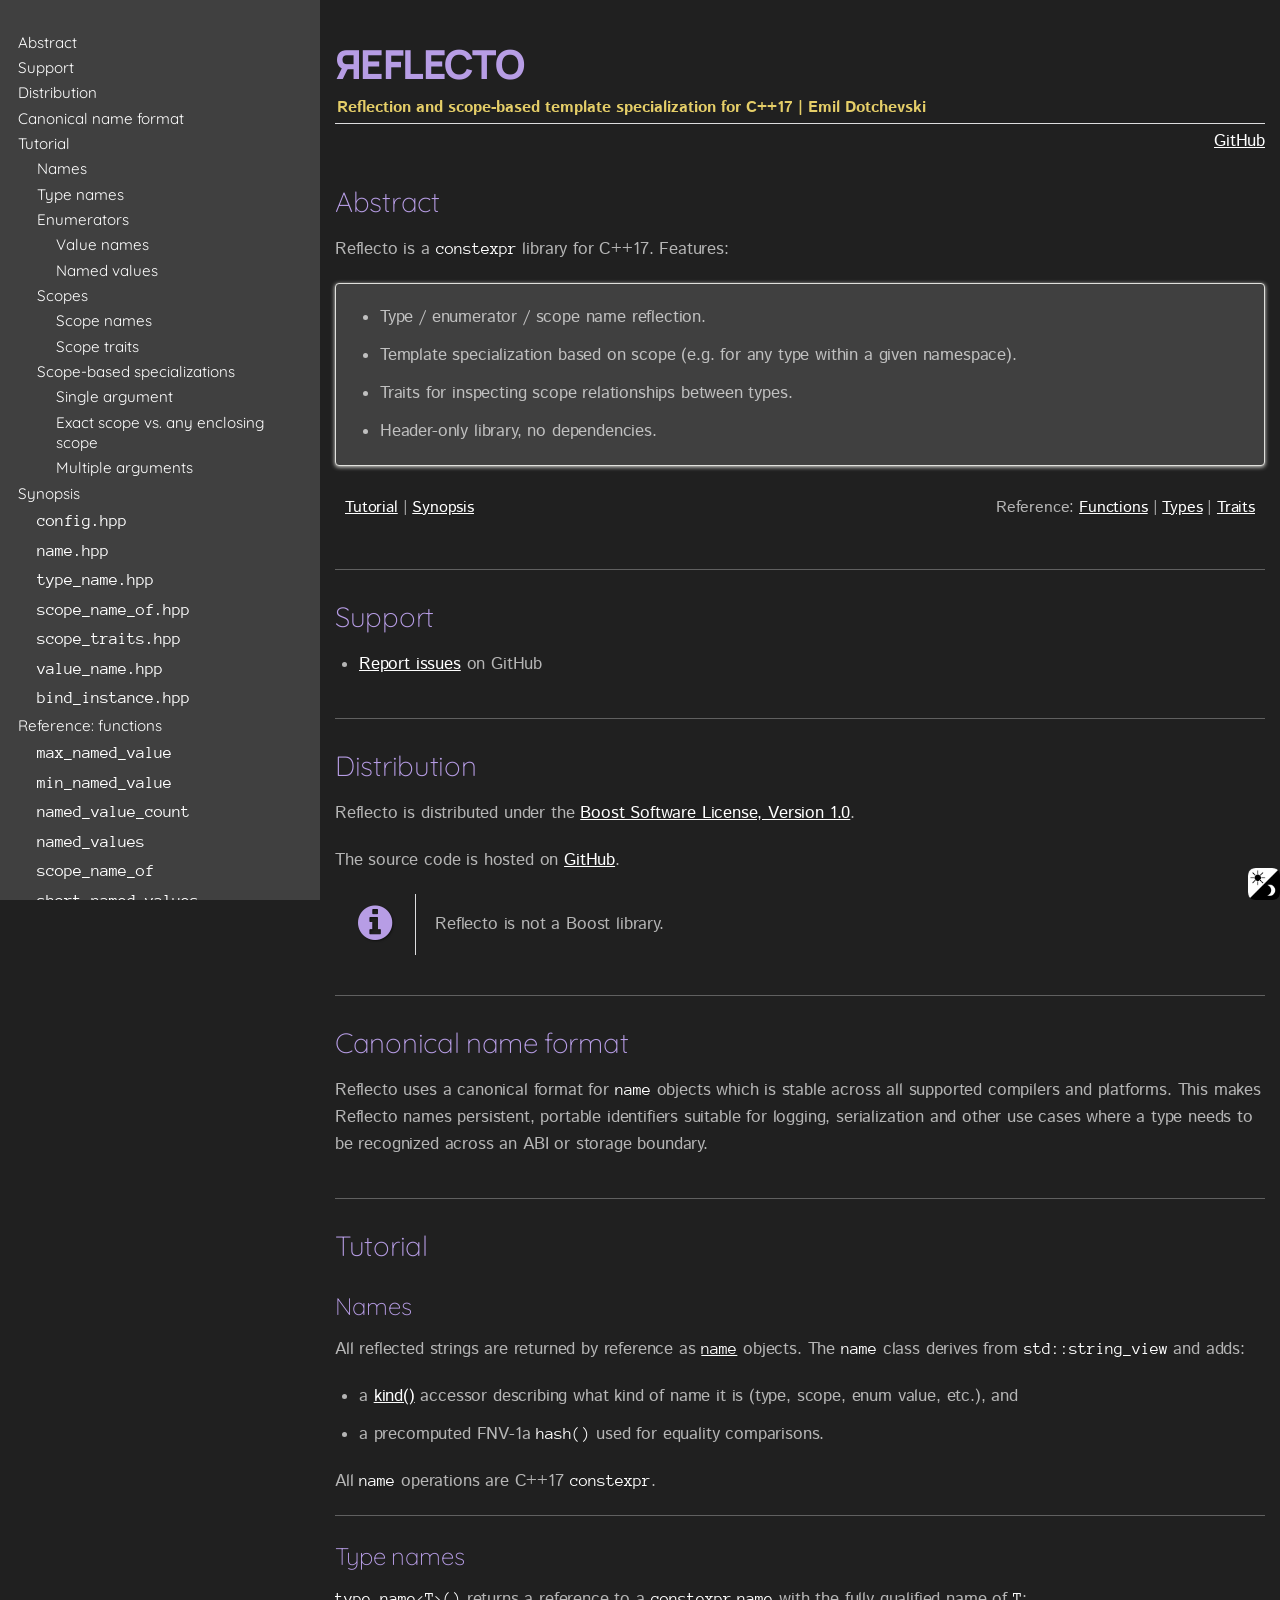
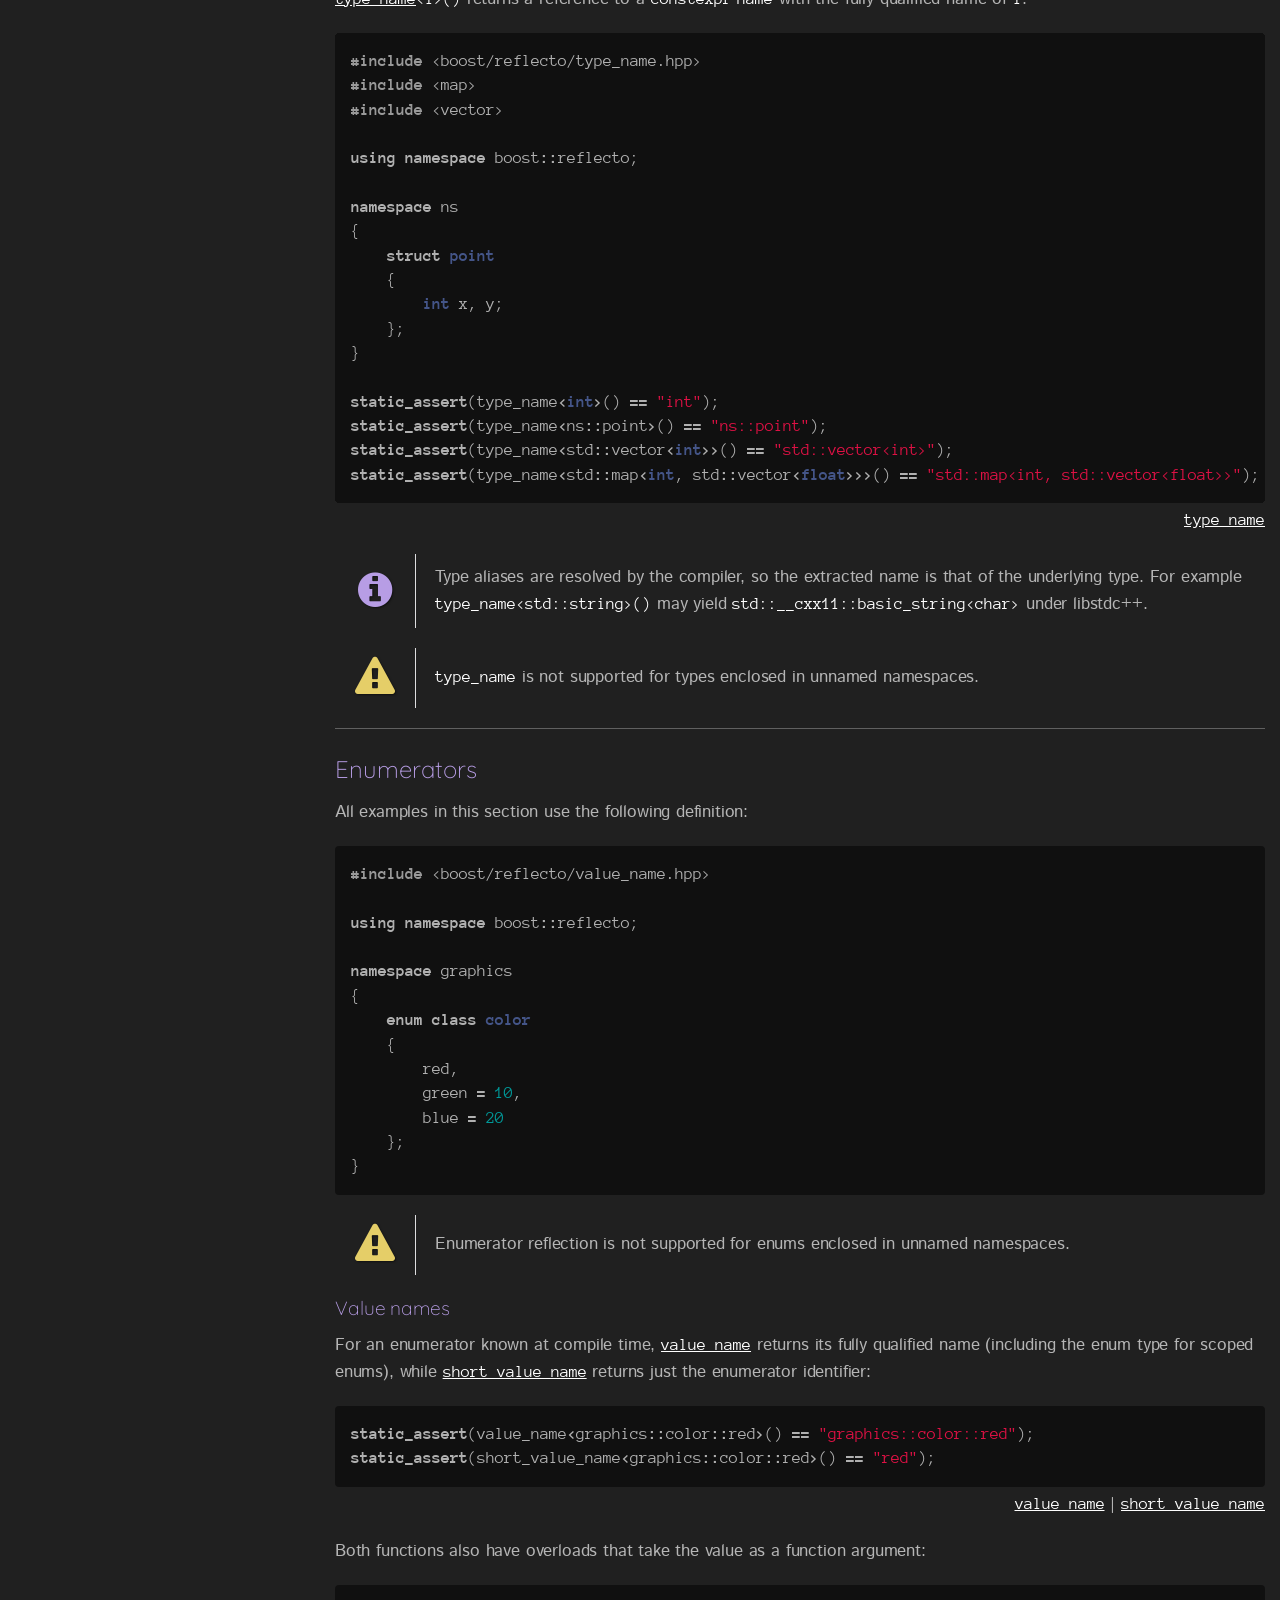
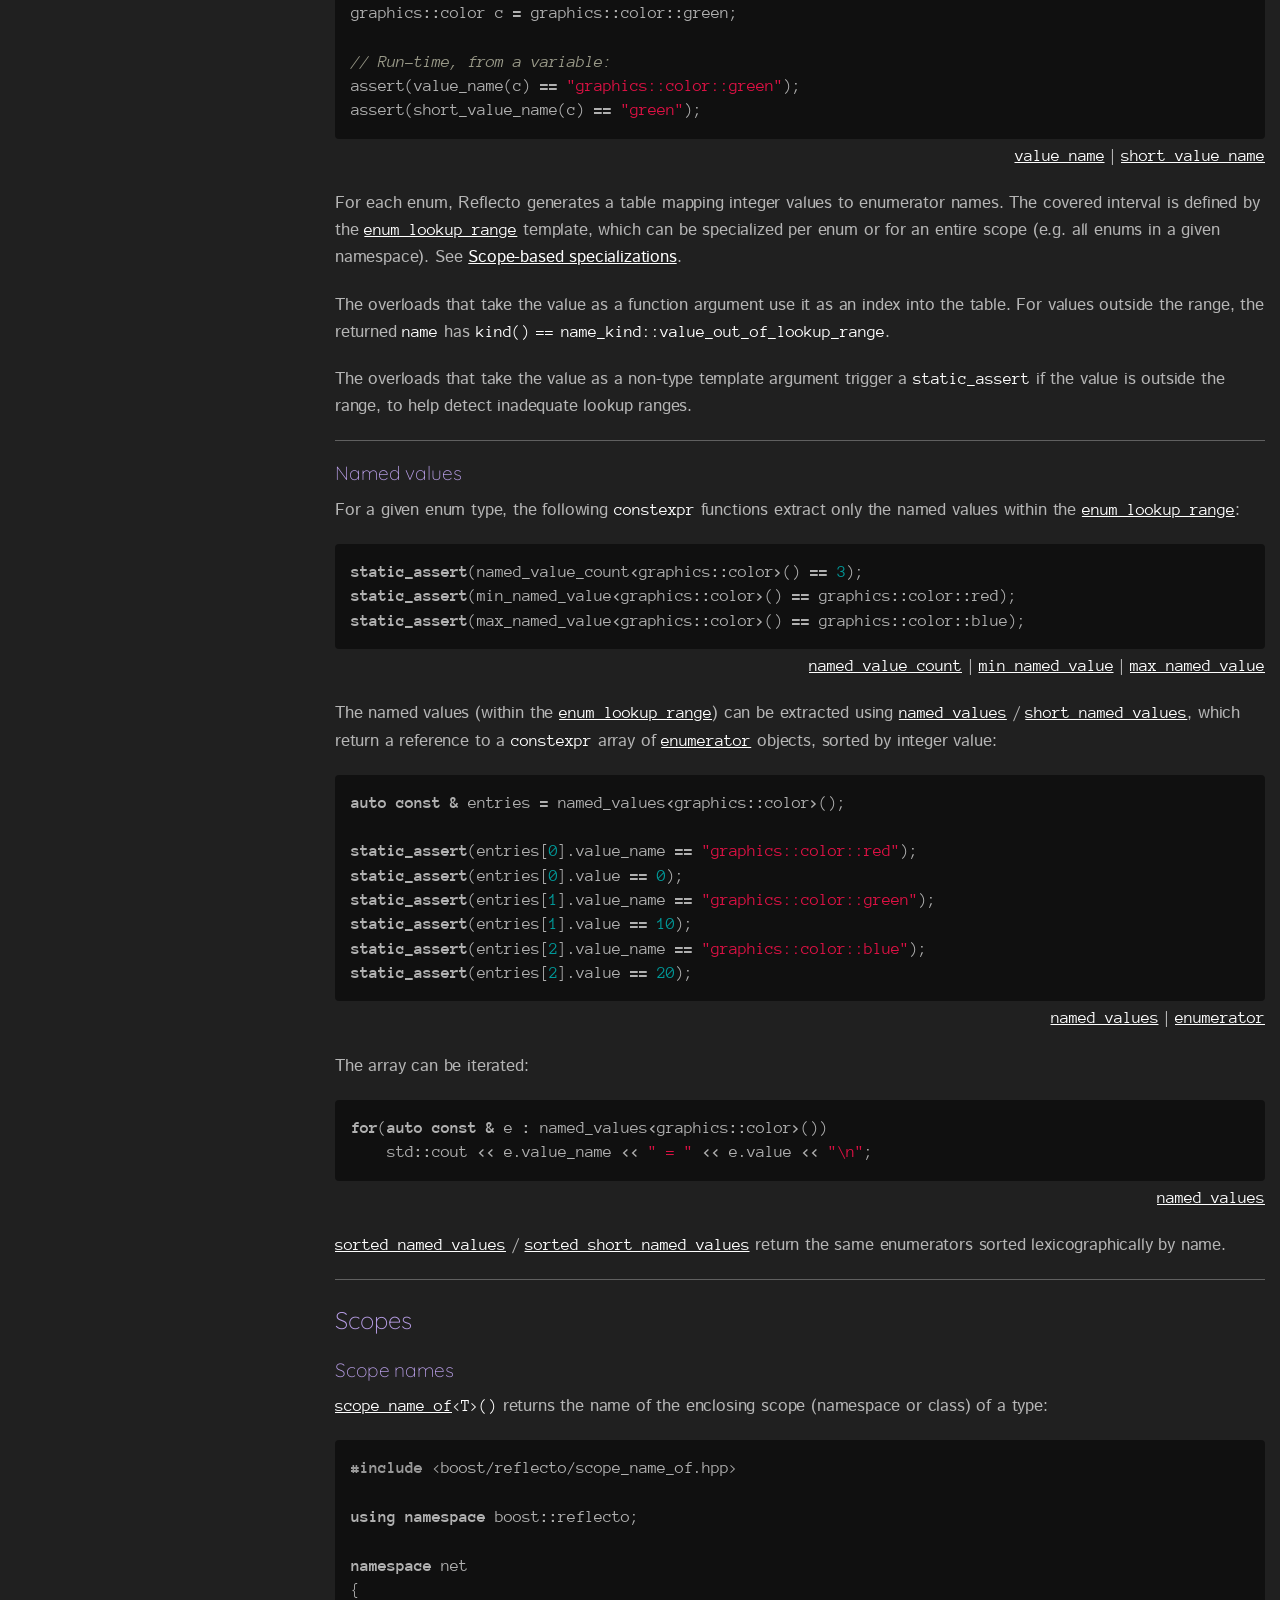
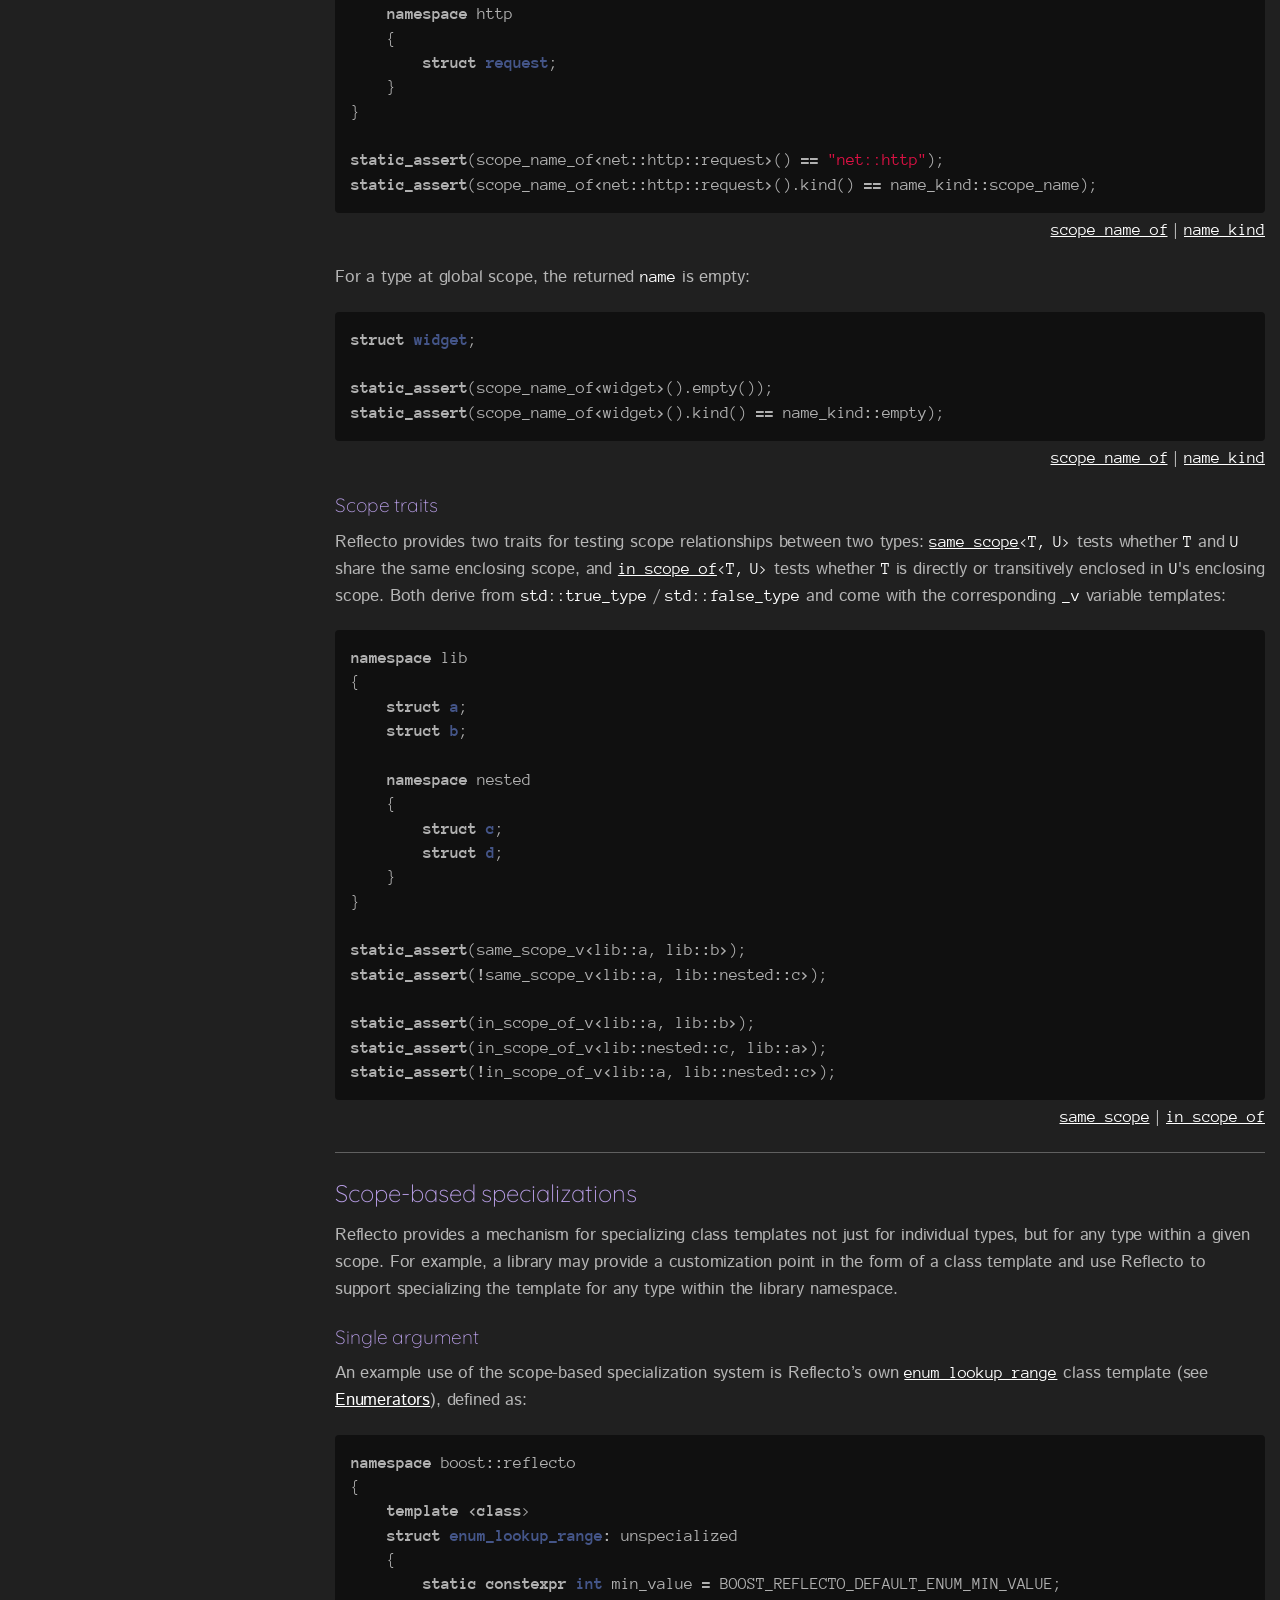
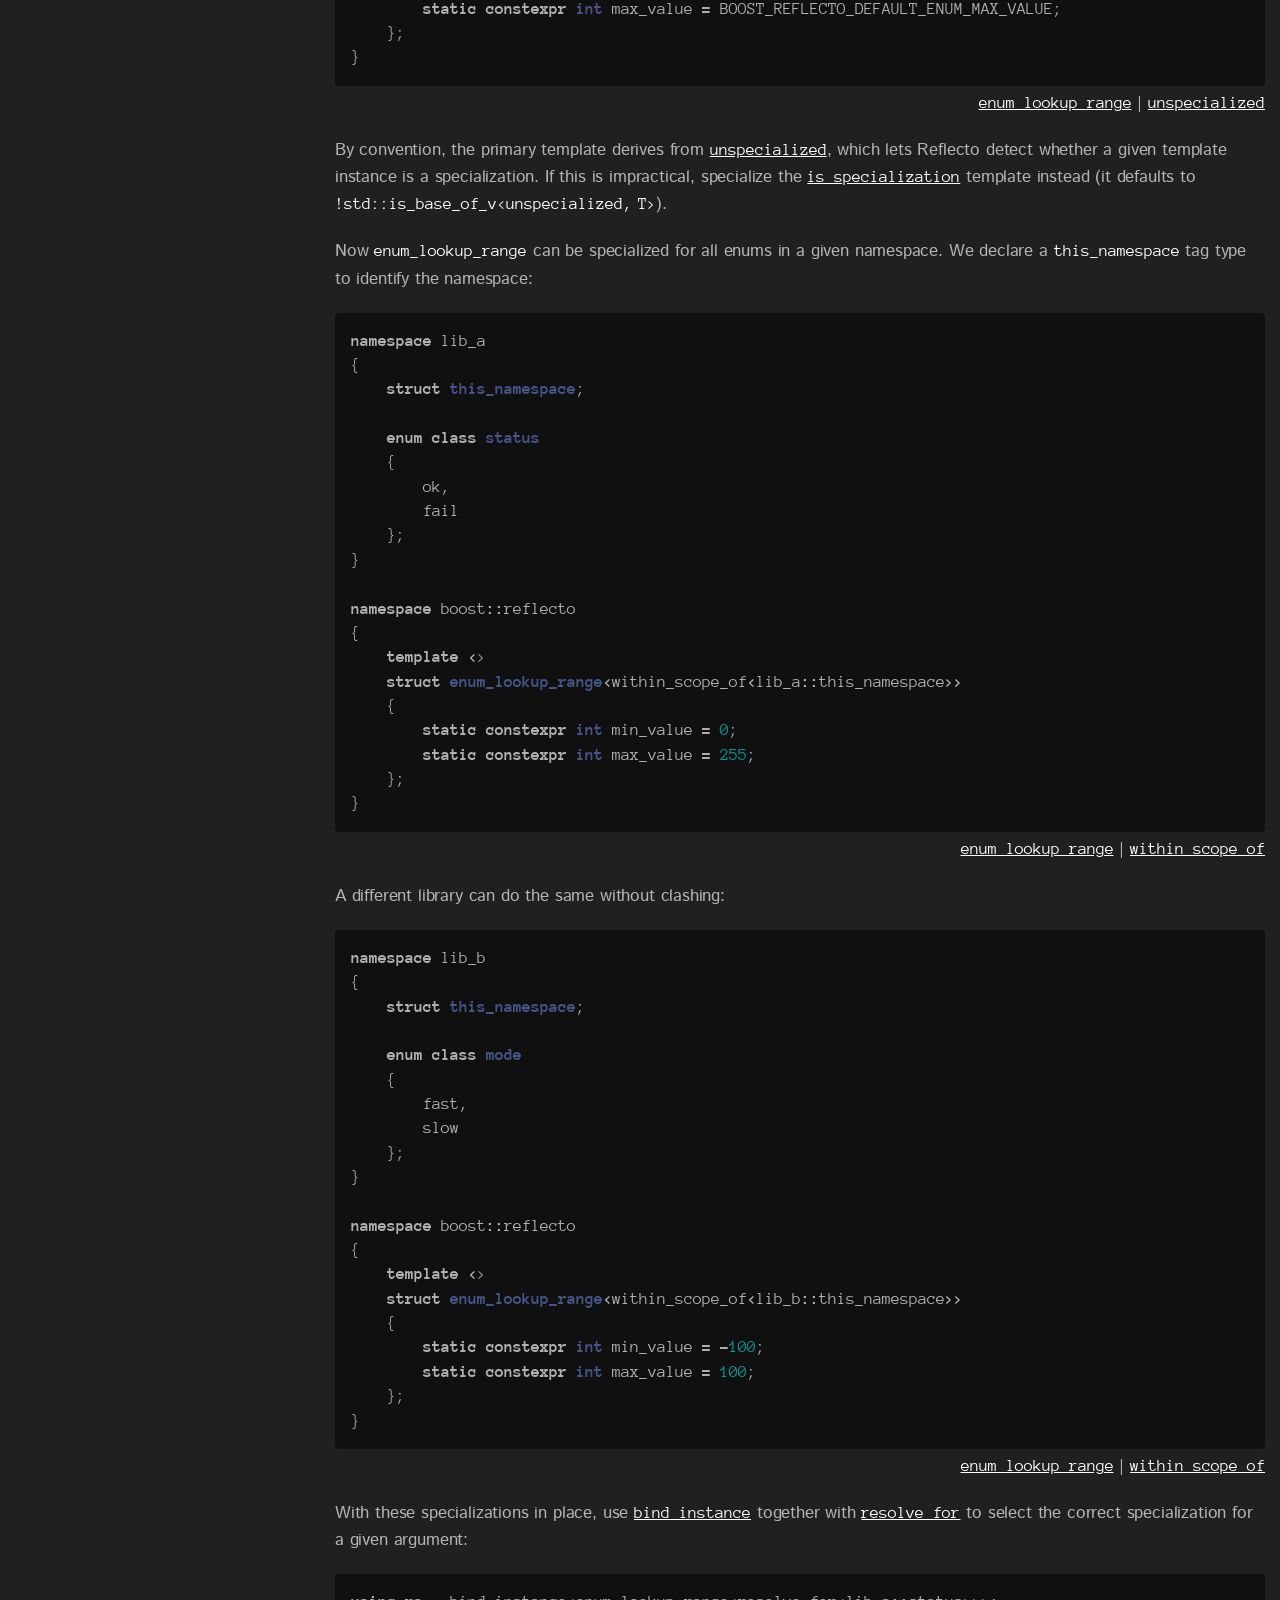
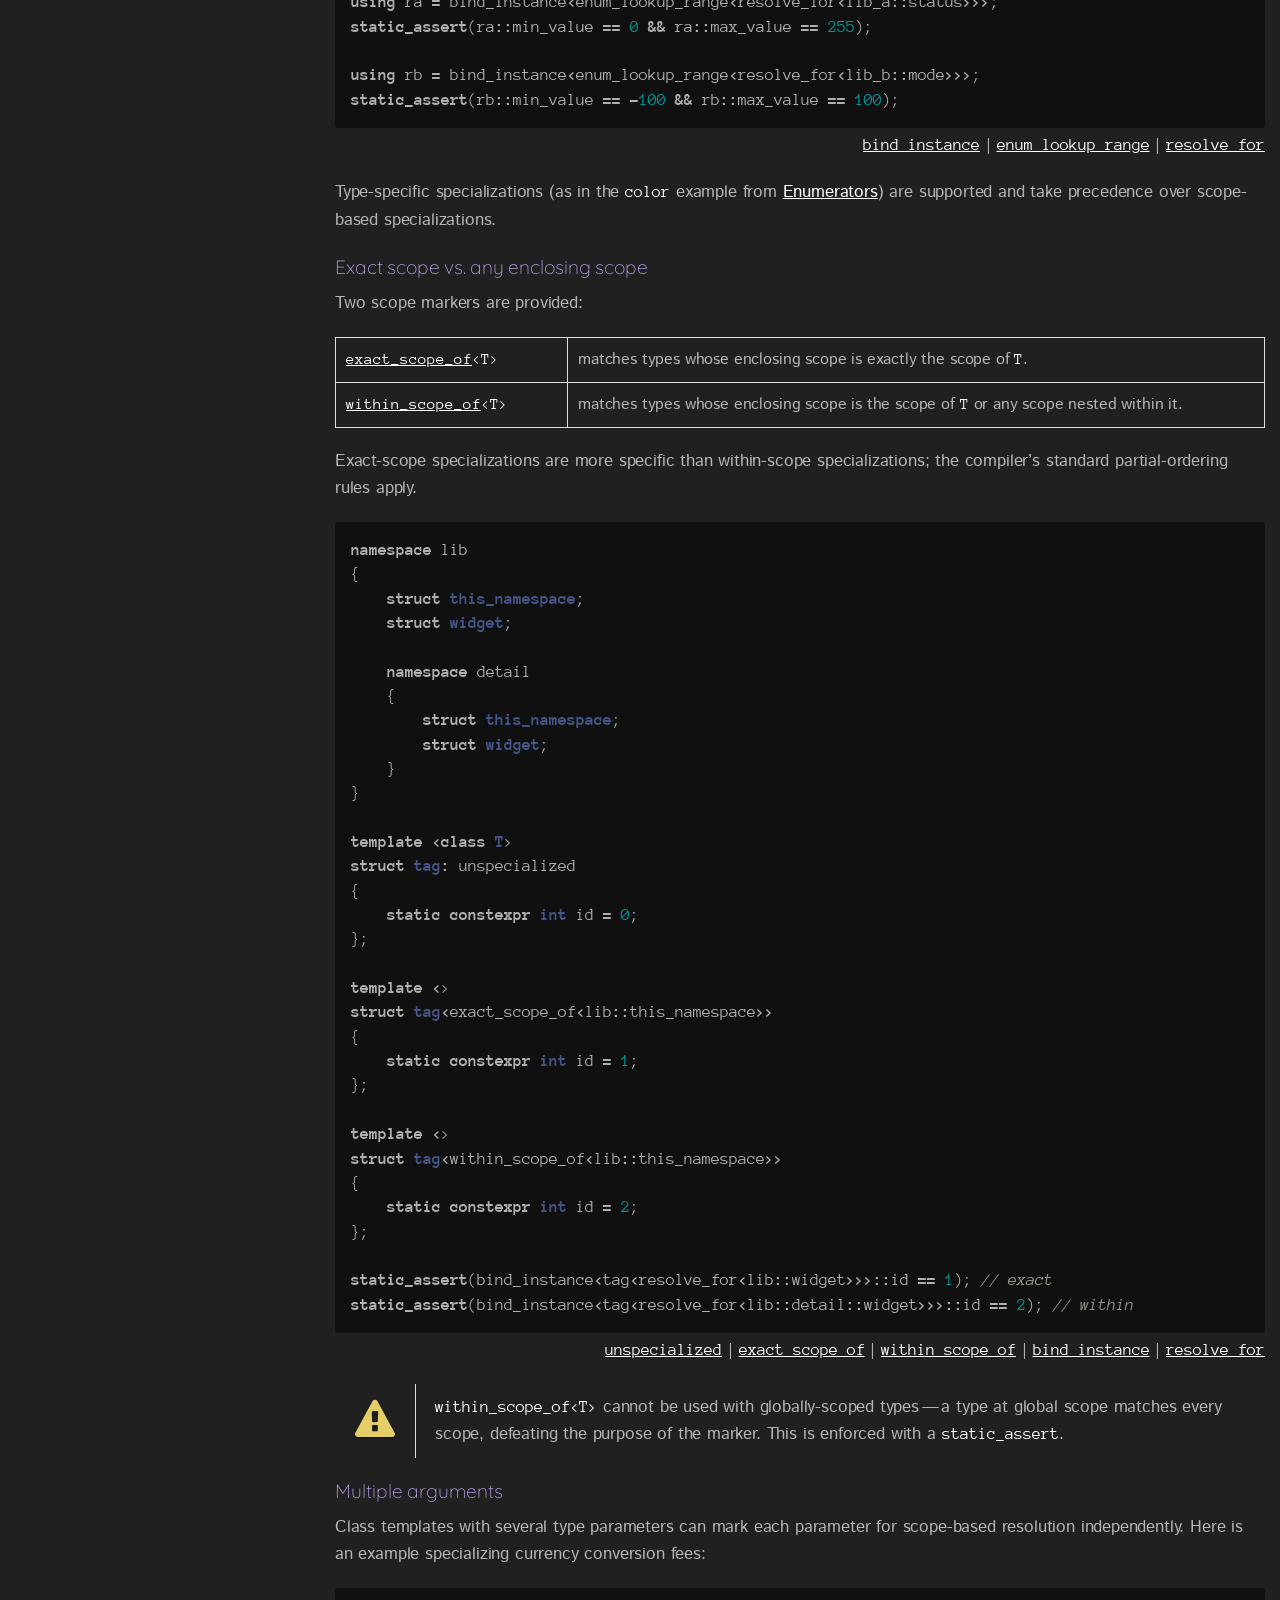
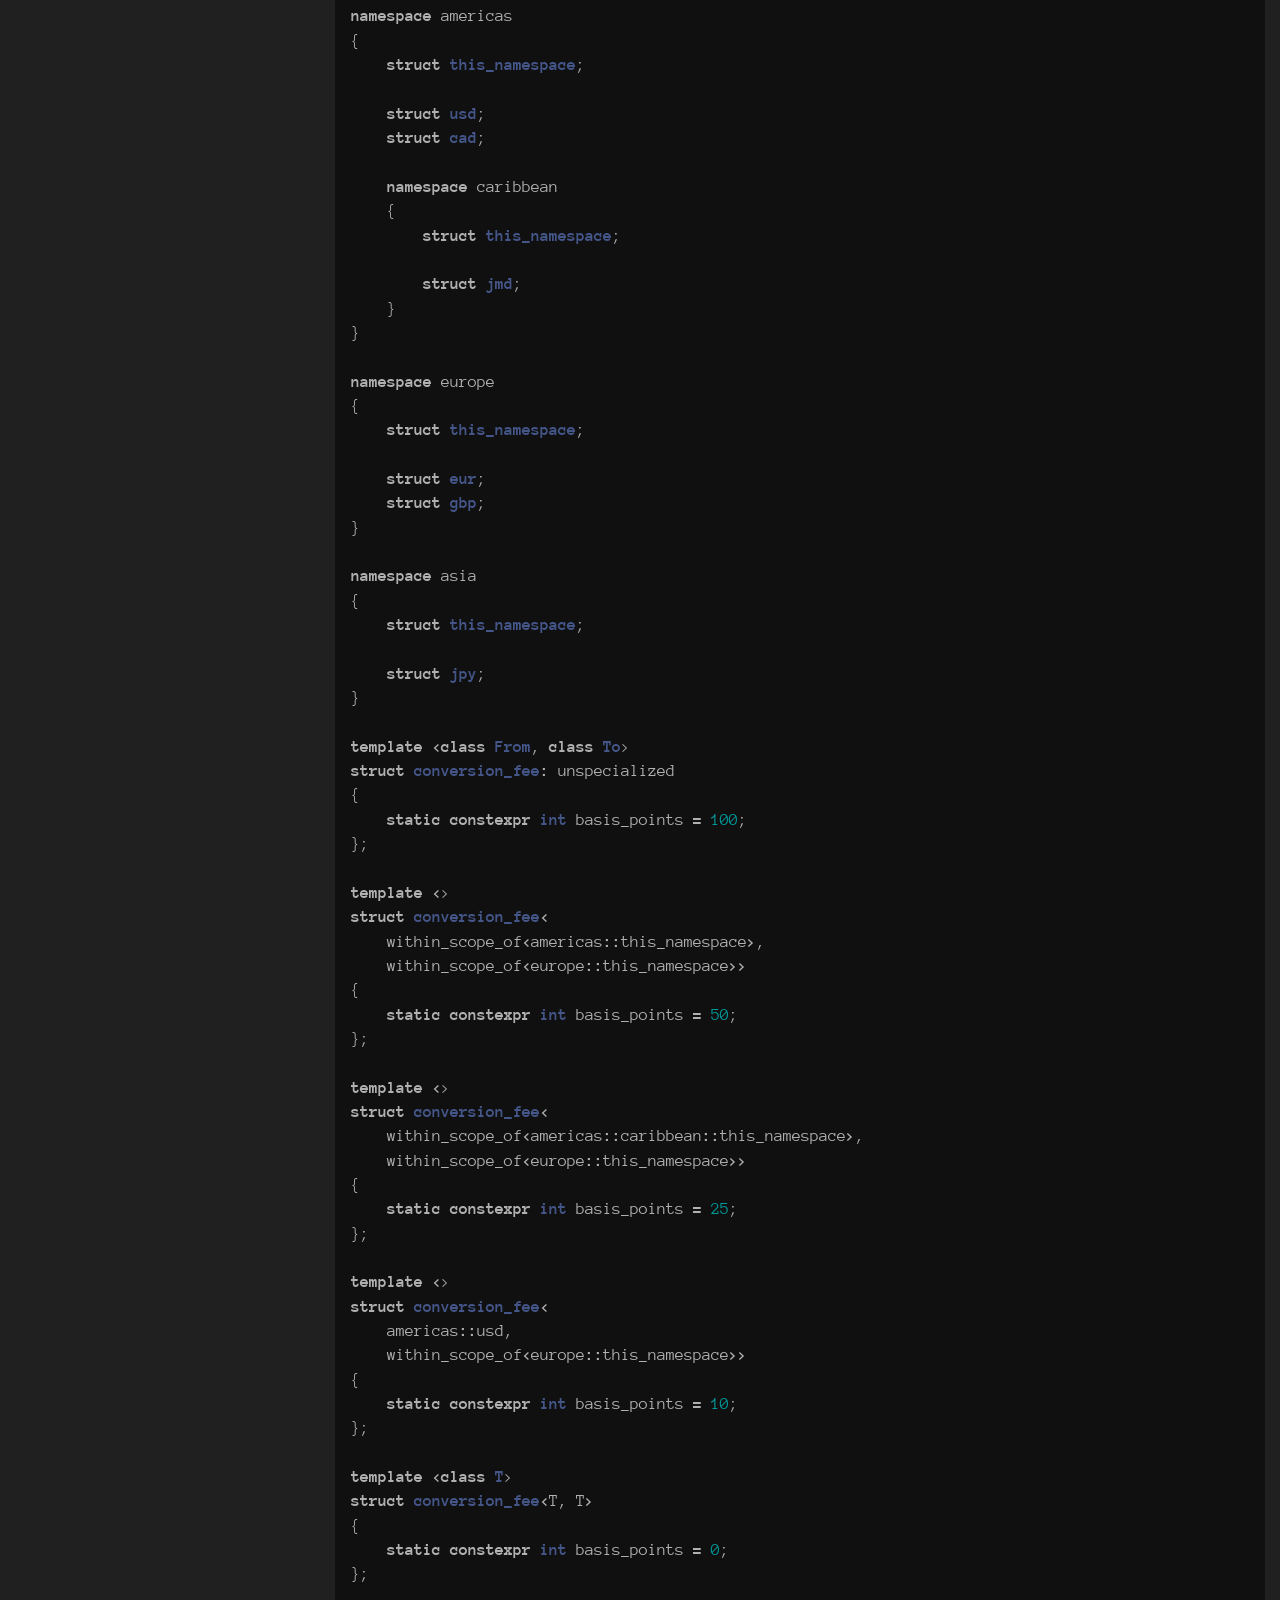
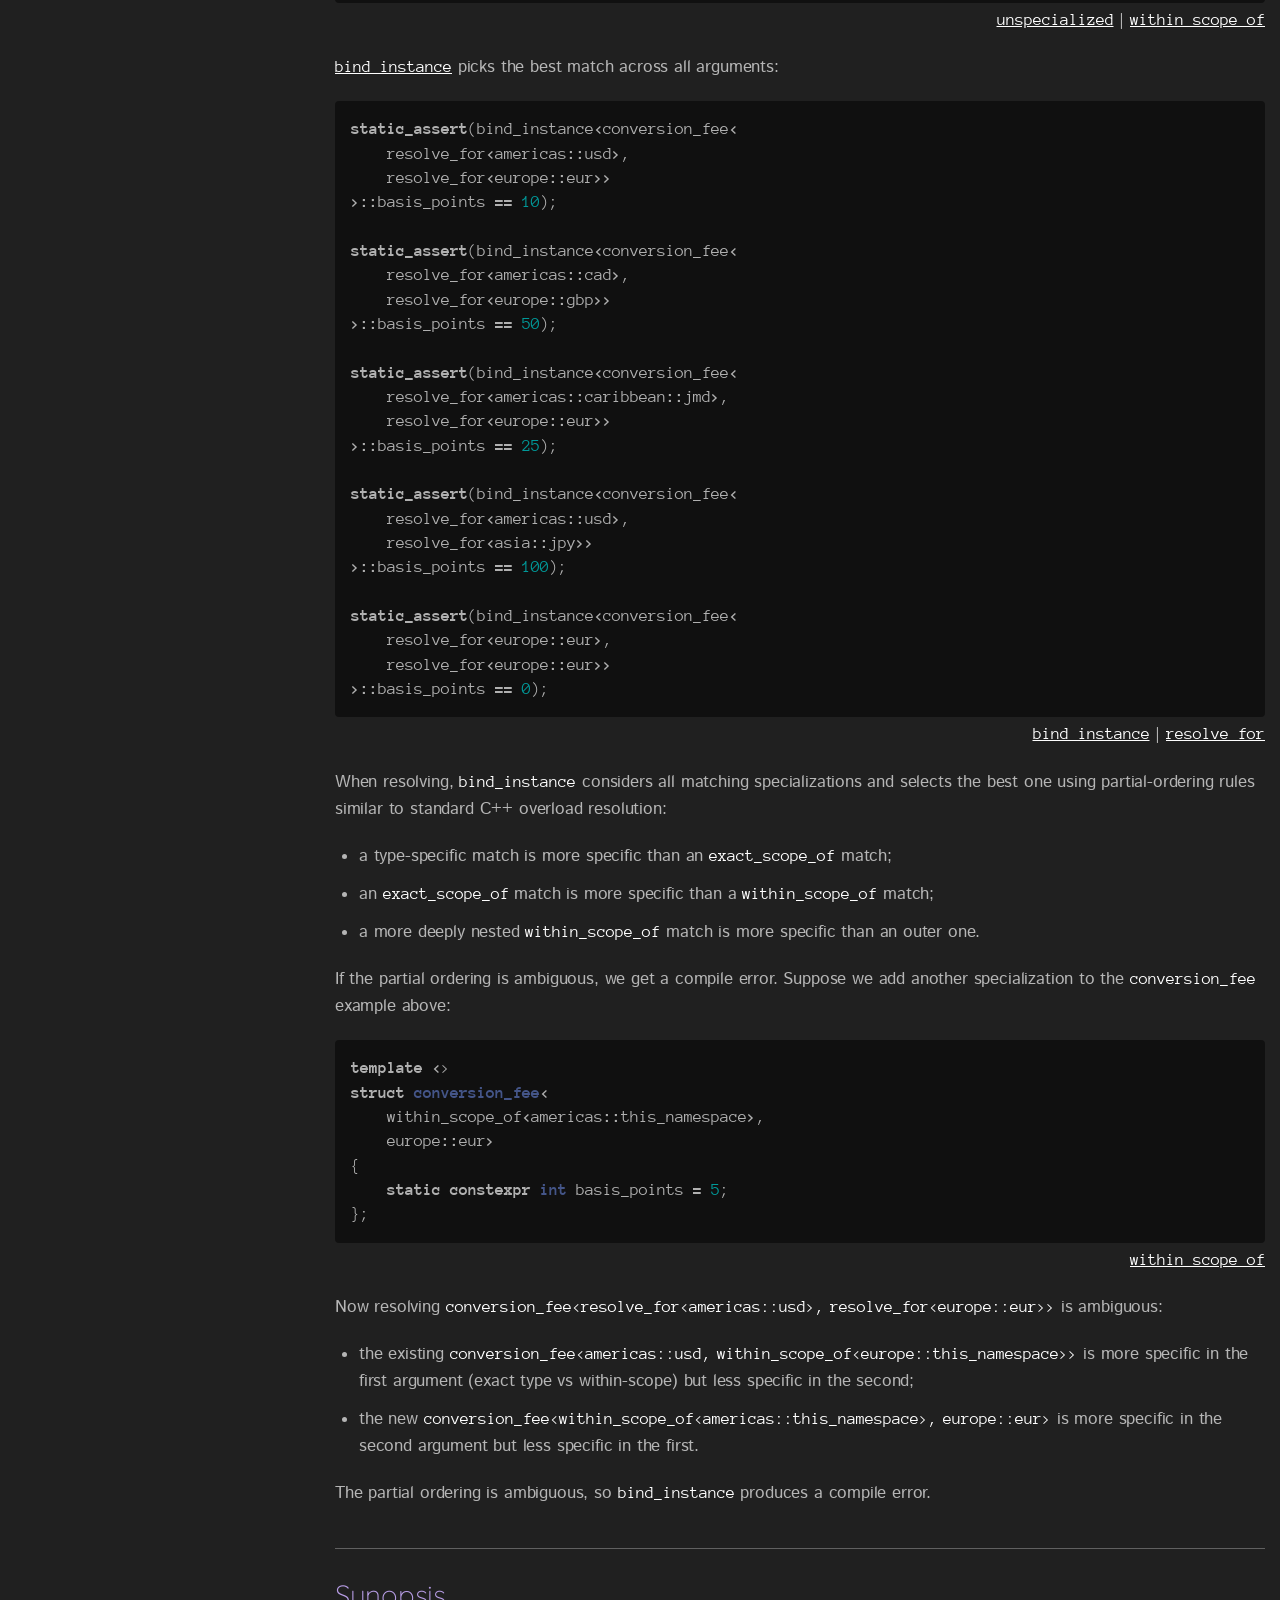
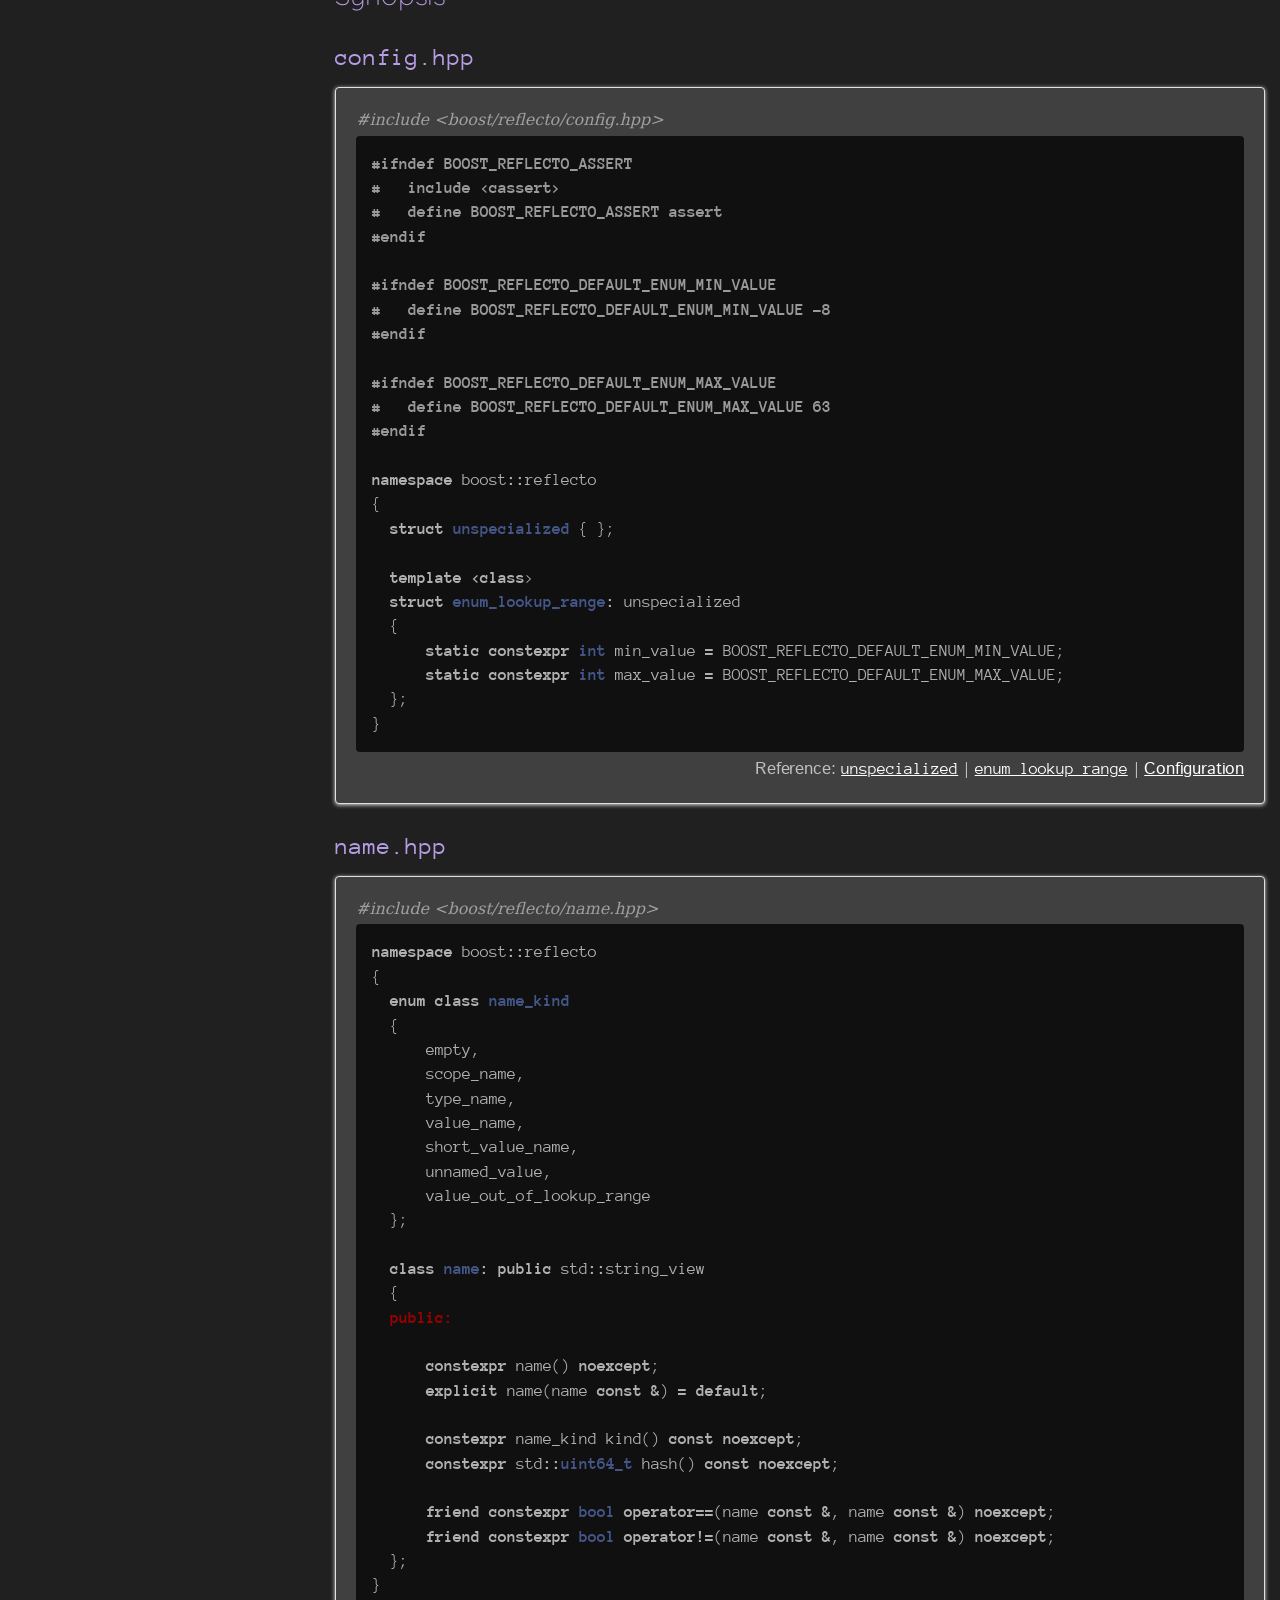
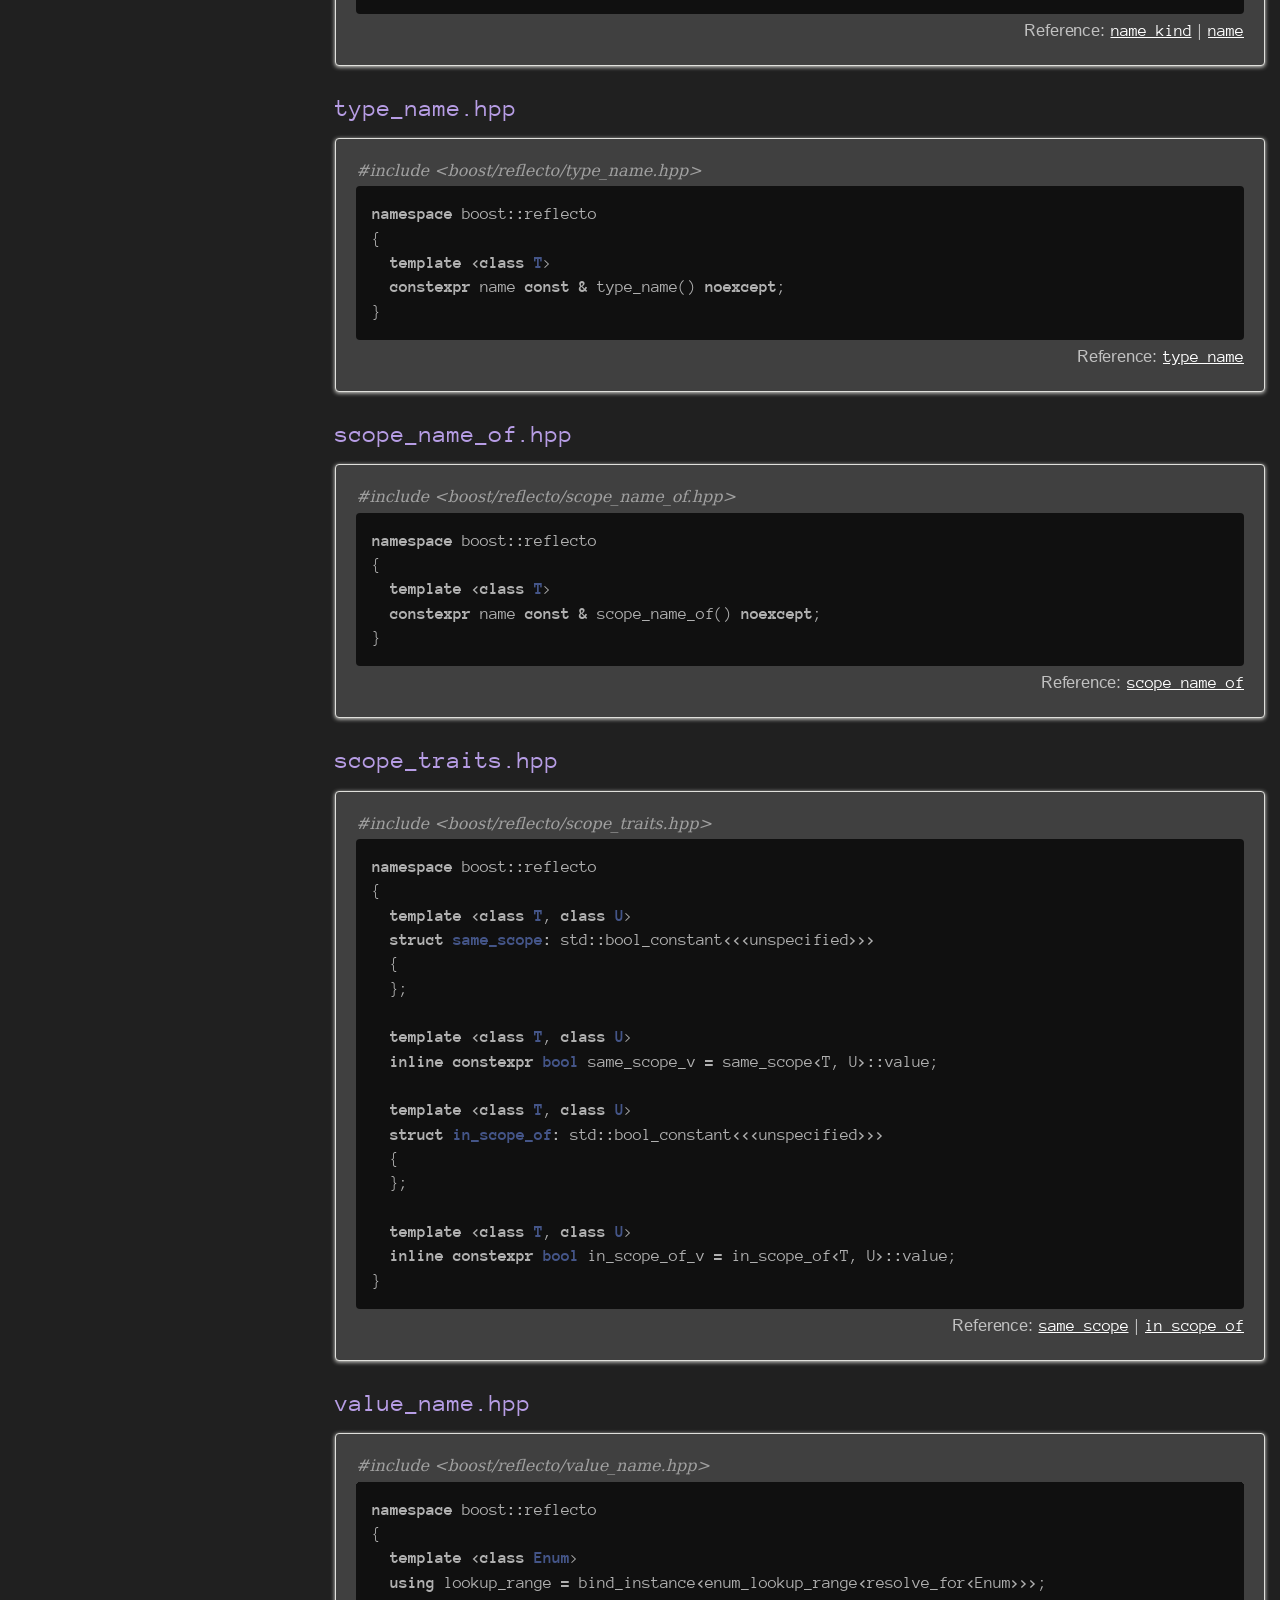
<file: index.html>
<!DOCTYPE html>
<html lang="en">
<head>
<meta charset="UTF-8">
<meta http-equiv="X-UA-Compatible" content="IE=edge">
<meta name="viewport" content="width=device-width, initial-scale=1.0">
<meta name="generator" content="Asciidoctor 2.0.26">
<meta name="author" content="Reflection and scope-based template specialization for C&#43;&#43;17 | Emil Dotchevski">
<title>ЯEFLECTO</title>
<link rel="stylesheet" href="./zajo-dark.css">
<link rel="stylesheet" href="https://cdnjs.cloudflare.com/ajax/libs/font-awesome/4.7.0/css/font-awesome.min.css">
<link rel="stylesheet" href="./rouge-github.css">
<meta name="keywords" content="c++,reflection,compile-time,type name,enum,open source">
<meta name="description" content="Compile-time type and enum-value reflection for C++17">
<link id="zajo-light-theme" rel="stylesheet" href="./zajo-light.css" media="not all">
<style>
#theme-toggle{position:fixed;right:0;bottom:0;z-index:3;line-height:0}
#theme-toggle input{display:block;width:32px;height:32px;margin:0;padding:0;border:0;background:transparent}
</style>
<script>
function get_theme_links()
{
    var dark = document.getElementById("zajo-dark-theme");
    if( !dark )
    {
        dark = document.querySelector('link[rel*="stylesheet"][href*="zajo-dark.css"]');
        if( dark )
            dark.id = "zajo-dark-theme";
    }
    var light = document.getElementById("zajo-light-theme");
    return dark && light ? { dark: dark, light: light } : null;
}

function switch_style()
{
    var links = get_theme_links();
    if( !links )
        return;
    var use_light = links.light.media === "not all";
    requestAnimationFrame(function() {
        links.dark.media = use_light ? "not all" : "all";
        links.light.media = use_light ? "all" : "not all";
    });
}

function ensure_theme_toggle()
{
    if( document.getElementById("theme-toggle") )
        return;
    var div = document.createElement("div");
    div.id = "theme-toggle";
    div.innerHTML = '<input type="image" alt="Skin" src="./skin.png" onclick="this.blur();switch_style();return false;">';
    document.body.appendChild(div);
}

document.addEventListener("DOMContentLoaded", function() {
    var links = get_theme_links();
    if( links )
    {
        links.dark.media = "all";
        links.light.media = "not all";
    }
    ensure_theme_toggle();
});
</script>
</head>
<body class="article toc2 toc-left">
<div id="header">
<h1>ЯEFLECTO</h1>
<div class="details">
<span id="author" class="author">Reflection and scope-based template specialization for C&#43;&#43;17 | Emil Dotchevski</span><br>
</div>
<div id="toc" class="toc2">
<div id="toctitle"></div>
<ul class="sectlevel1">
<li><a href="#_abstract">Abstract</a></li>
<li><a href="#support">Support</a></li>
<li><a href="#distribution">Distribution</a></li>
<li><a href="#canonical_format">Canonical name format</a></li>
<li><a href="#tutorial">Tutorial</a>
<ul class="sectlevel2">
<li><a href="#tutorial-names">Names</a></li>
<li><a href="#tutorial-type_name">Type names</a></li>
<li><a href="#tutorial-value_name">Enumerators</a>
<ul class="sectlevel3">
<li><a href="#_value_names">Value names</a></li>
<li><a href="#_named_values">Named values</a></li>
</ul>
</li>
<li><a href="#tutorial-scope_name_of">Scopes</a>
<ul class="sectlevel3">
<li><a href="#_scope_names">Scope names</a></li>
<li><a href="#_scope_traits">Scope traits</a></li>
</ul>
</li>
<li><a href="#tutorial-scope_bind">Scope-based specializations</a>
<ul class="sectlevel3">
<li><a href="#_single_argument">Single argument</a></li>
<li><a href="#_exact_scope_vs_any_enclosing_scope">Exact scope vs. any enclosing scope</a></li>
<li><a href="#_multiple_arguments">Multiple arguments</a></li>
</ul>
</li>
</ul>
</li>
<li><a href="#synopsis">Synopsis</a>
<ul class="sectlevel2">
<li><a href="#config.hpp"><code>config.hpp</code></a></li>
<li><a href="#name.hpp"><code>name.hpp</code></a></li>
<li><a href="#type_name.hpp"><code>type_name.hpp</code></a></li>
<li><a href="#scope_name_of.hpp"><code>scope_name_of.hpp</code></a></li>
<li><a href="#scope_traits.hpp"><code>scope_traits.hpp</code></a></li>
<li><a href="#value_name.hpp"><code>value_name.hpp</code></a></li>
<li><a href="#bind_instance.hpp"><code>bind_instance.hpp</code></a></li>
</ul>
</li>
<li><a href="#functions">Reference: functions</a>
<ul class="sectlevel2">
<li><a href="#max_named_value"><code>max_named_value</code></a></li>
<li><a href="#min_named_value"><code>min_named_value</code></a></li>
<li><a href="#named_value_count"><code>named_value_count</code></a></li>
<li><a href="#named_values"><code>named_values</code></a></li>
<li><a href="#scope_name_of"><code>scope_name_of</code></a></li>
<li><a href="#short_named_values"><code>short_named_values</code></a></li>
<li><a href="#short_value_name"><code>short_value_name</code></a></li>
<li><a href="#sorted_named_values"><code>sorted_named_values</code></a></li>
<li><a href="#sorted_short_named_values"><code>sorted_short_named_values</code></a></li>
<li><a href="#type_name"><code>type_name</code></a></li>
<li><a href="#value_name"><code>value_name</code></a></li>
</ul>
</li>
<li><a href="#types">Reference: types</a>
<ul class="sectlevel2">
<li><a href="#bind_instance"><code>bind_instance</code></a></li>
<li><a href="#enumerator"><code>enumerator</code></a></li>
<li><a href="#enum_lookup_range"><code>enum_lookup_range</code></a></li>
<li><a href="#exact_scope_of"><code>exact_scope_of</code></a></li>
<li><a href="#lookup_range"><code>lookup_range</code></a></li>
<li><a href="#name"><code>name</code></a></li>
<li><a href="#name_kind"><code>name_kind</code></a></li>
<li><a href="#resolve_for"><code>resolve_for</code></a></li>
<li><a href="#unspecialized"><code>unspecialized</code></a></li>
<li><a href="#within_scope_of"><code>within_scope_of</code></a></li>
</ul>
</li>
<li><a href="#traits">Reference: traits</a>
<ul class="sectlevel2">
<li><a href="#in_scope_of"><code>in_scope_of</code></a></li>
<li><a href="#is_specialization"><code>is_specialization</code></a></li>
<li><a href="#same_scope"><code>same_scope</code></a></li>
</ul>
</li>
<li><a href="#configuration">Configuration</a></li>
</ul>
</div>
</div>
<div id="content">
<div id="preamble">
<div class="sectionbody">
<div class="paragraph text-right">
<p><a href="https://github.com/zajo/reflecto">GitHub</a></p>
</div>
</div>
</div>
<div class="sect1">
<h2 id="_abstract">Abstract</h2>
<div class="sectionbody">
<div class="paragraph">
<p>Reflecto is a <code>constexpr</code> library for C&#43;&#43;17. Features:</p>
</div>
<div class="exampleblock">
<div class="content">
<div class="ulist">
<ul>
<li>
<p>Type / enumerator / scope name reflection.</p>
</li>
<li>
<p>Template specialization based on scope (e.g. for any type within a given namespace).</p>
</li>
<li>
<p>Traits for inspecting scope relationships between types.</p>
</li>
<li>
<p>Header-only library, no dependencies.</p>
</li>
</ul>
</div>
</div>
</div>
<table class="tableblock frame-none grid-none stretch">
<colgroup>
<col style="width: 50%;">
<col style="width: 50%;">
</colgroup>
<tbody>
<tr>
<td class="tableblock halign-left valign-top"><p class="tableblock"><a href="#tutorial">Tutorial</a> | <a href="#synopsis">Synopsis</a></p></td>
<td class="tableblock halign-right valign-top"><p class="tableblock">Reference: <a href="#functions">Functions</a> | <a href="#types">Types</a> | <a href="#traits">Traits</a></p></td>
</tr>
</tbody>
</table>
</div>
</div>
<div class="sect1">
<h2 id="support">Support</h2>
<div class="sectionbody">
<div class="ulist">
<ul>
<li>
<p><a href="https://github.com/zajo/reflecto/issues">Report issues</a> on GitHub</p>
</li>
</ul>
</div>
</div>
</div>
<div class="sect1">
<h2 id="distribution">Distribution</h2>
<div class="sectionbody">
<div class="paragraph">
<p>Reflecto is distributed under the <a href="http://www.boost.org/LICENSE_1_0.txt">Boost Software License, Version 1.0</a>.</p>
</div>
<div class="paragraph">
<p>The source code is hosted on <a href="https://github.com/boostorg/reflecto">GitHub</a>.</p>
</div>
<div class="admonitionblock note">
<table>
<tr>
<td class="icon">
<i class="fa icon-note" title="Note"></i>
</td>
<td class="content">
Reflecto is not a Boost library.
</td>
</tr>
</table>
</div>
</div>
</div>
<div class="sect1">
<h2 id="canonical_format">Canonical name format</h2>
<div class="sectionbody">
<div class="paragraph">
<p>Reflecto uses a canonical format for <code>name</code> objects which is stable across all supported compilers and platforms. This makes Reflecto names persistent, portable identifiers suitable for logging, serialization and other use cases where a type needs to be recognized across an ABI or storage boundary.</p>
</div>
</div>
</div>
<div class="sect1">
<h2 id="tutorial">Tutorial</h2>
<div class="sectionbody">
<div class="sect2">
<h3 id="tutorial-names">Names</h3>
<div class="paragraph">
<p>All reflected strings are returned by reference as <a href="#name"><code>name</code></a> objects. The <code>name</code> class derives from <code>std::string_view</code> and adds:</p>
</div>
<div class="ulist">
<ul>
<li>
<p>a <a href="#name_kind">kind()</a> accessor describing what kind of name it is (type, scope, enum value, etc.), and</p>
</li>
<li>
<p>a precomputed FNV-1a <code>hash()</code> used for equality comparisons.</p>
</li>
</ul>
</div>
<div class="paragraph">
<p>All <code>name</code> operations are C&#43;&#43;17 <code>constexpr</code>.</p>
</div>
<hr>
</div>
<div class="sect2">
<h3 id="tutorial-type_name">Type names</h3>
<div class="paragraph">
<p><code><a href="#type_name"><code>type_name</code></a>&lt;T&gt;()</code> returns a reference to a <code>constexpr</code> <code>name</code> with the fully qualified name of <code>T</code>:</p>
</div>
<div class="listingblock">
<div class="content">
<pre class="rouge highlight nowrap"><code data-lang="c++"><span class="cp">#include</span> <span class="cpf">&lt;boost/reflecto/type_name.hpp&gt;</span><span class="cp">
#include</span> <span class="cpf">&lt;map&gt;</span><span class="cp">
#include</span> <span class="cpf">&lt;vector&gt;</span><span class="cp">
</span>
<span class="k">using</span> <span class="k">namespace</span> <span class="n">boost</span><span class="o">::</span><span class="n">reflecto</span><span class="p">;</span>

<span class="k">namespace</span> <span class="n">ns</span>
<span class="p">{</span>
    <span class="k">struct</span> <span class="nc">point</span>
    <span class="p">{</span>
        <span class="kt">int</span> <span class="n">x</span><span class="p">,</span> <span class="n">y</span><span class="p">;</span>
    <span class="p">};</span>
<span class="p">}</span>

<span class="k">static_assert</span><span class="p">(</span><span class="n">type_name</span><span class="o">&lt;</span><span class="kt">int</span><span class="o">&gt;</span><span class="p">()</span> <span class="o">==</span> <span class="s">"int"</span><span class="p">);</span>
<span class="k">static_assert</span><span class="p">(</span><span class="n">type_name</span><span class="o">&lt;</span><span class="n">ns</span><span class="o">::</span><span class="n">point</span><span class="o">&gt;</span><span class="p">()</span> <span class="o">==</span> <span class="s">"ns::point"</span><span class="p">);</span>
<span class="k">static_assert</span><span class="p">(</span><span class="n">type_name</span><span class="o">&lt;</span><span class="n">std</span><span class="o">::</span><span class="n">vector</span><span class="o">&lt;</span><span class="kt">int</span><span class="o">&gt;&gt;</span><span class="p">()</span> <span class="o">==</span> <span class="s">"std::vector&lt;int&gt;"</span><span class="p">);</span>
<span class="k">static_assert</span><span class="p">(</span><span class="n">type_name</span><span class="o">&lt;</span><span class="n">std</span><span class="o">::</span><span class="n">map</span><span class="o">&lt;</span><span class="kt">int</span><span class="p">,</span> <span class="n">std</span><span class="o">::</span><span class="n">vector</span><span class="o">&lt;</span><span class="kt">float</span><span class="o">&gt;&gt;&gt;</span><span class="p">()</span> <span class="o">==</span> <span class="s">"std::map&lt;int, std::vector&lt;float&gt;&gt;"</span><span class="p">);</span></code></pre>
</div>
</div>
<div class="paragraph text-right">
<p><a href="#type_name"><code>type_name</code></a></p>
</div>
<div class="admonitionblock note">
<table>
<tr>
<td class="icon">
<i class="fa icon-note" title="Note"></i>
</td>
<td class="content">
Type aliases are resolved by the compiler, so the extracted name is that of the underlying type. For example <code>type_name&lt;std::string&gt;()</code> may yield <code>std::__cxx11::basic_string&lt;char&gt;</code> under libstdc++.
</td>
</tr>
</table>
</div>
<div class="admonitionblock warning">
<table>
<tr>
<td class="icon">
<i class="fa icon-warning" title="Warning"></i>
</td>
<td class="content">
<code>type_name</code> is not supported for types enclosed in unnamed namespaces.
</td>
</tr>
</table>
</div>
<hr>
</div>
<div class="sect2">
<h3 id="tutorial-value_name">Enumerators</h3>
<div class="paragraph">
<p>All examples in this section use the following definition:</p>
</div>
<div class="listingblock">
<div class="content">
<pre class="rouge highlight nowrap"><code data-lang="c++"><span class="cp">#include</span> <span class="cpf">&lt;boost/reflecto/value_name.hpp&gt;</span><span class="cp">
</span>
<span class="k">using</span> <span class="k">namespace</span> <span class="n">boost</span><span class="o">::</span><span class="n">reflecto</span><span class="p">;</span>

<span class="k">namespace</span> <span class="n">graphics</span>
<span class="p">{</span>
    <span class="k">enum</span> <span class="k">class</span> <span class="nc">color</span>
    <span class="p">{</span>
        <span class="n">red</span><span class="p">,</span>
        <span class="n">green</span> <span class="o">=</span> <span class="mi">10</span><span class="p">,</span>
        <span class="n">blue</span> <span class="o">=</span> <span class="mi">20</span>
    <span class="p">};</span>
<span class="p">}</span></code></pre>
</div>
</div>
<div class="admonitionblock warning">
<table>
<tr>
<td class="icon">
<i class="fa icon-warning" title="Warning"></i>
</td>
<td class="content">
Enumerator reflection is not supported for enums enclosed in unnamed namespaces.
</td>
</tr>
</table>
</div>
<div class="sect3">
<h4 id="_value_names">Value names</h4>
<div class="paragraph">
<p>For an enumerator known at compile time, <a href="#value_name"><code>value_name</code></a> returns its fully qualified name (including the enum type for scoped enums), while <a href="#short_value_name"><code>short_value_name</code></a> returns just the enumerator identifier:</p>
</div>
<div class="listingblock">
<div class="content">
<pre class="rouge highlight nowrap"><code data-lang="c++"><span class="k">static_assert</span><span class="p">(</span><span class="n">value_name</span><span class="o">&lt;</span><span class="n">graphics</span><span class="o">::</span><span class="n">color</span><span class="o">::</span><span class="n">red</span><span class="o">&gt;</span><span class="p">()</span> <span class="o">==</span> <span class="s">"graphics::color::red"</span><span class="p">);</span>
<span class="k">static_assert</span><span class="p">(</span><span class="n">short_value_name</span><span class="o">&lt;</span><span class="n">graphics</span><span class="o">::</span><span class="n">color</span><span class="o">::</span><span class="n">red</span><span class="o">&gt;</span><span class="p">()</span> <span class="o">==</span> <span class="s">"red"</span><span class="p">);</span></code></pre>
</div>
</div>
<div class="paragraph text-right">
<p><a href="#value_name"><code>value_name</code></a> | <a href="#short_value_name"><code>short_value_name</code></a></p>
</div>
<div class="paragraph">
<p>Both functions also have overloads that take the value as a function argument:</p>
</div>
<div class="listingblock">
<div class="content">
<pre class="rouge highlight nowrap"><code data-lang="c++"><span class="n">graphics</span><span class="o">::</span><span class="n">color</span> <span class="n">c</span> <span class="o">=</span> <span class="n">graphics</span><span class="o">::</span><span class="n">color</span><span class="o">::</span><span class="n">green</span><span class="p">;</span>

<span class="c1">// Run-time, from a variable:</span>
<span class="n">assert</span><span class="p">(</span><span class="n">value_name</span><span class="p">(</span><span class="n">c</span><span class="p">)</span> <span class="o">==</span> <span class="s">"graphics::color::green"</span><span class="p">);</span>
<span class="n">assert</span><span class="p">(</span><span class="n">short_value_name</span><span class="p">(</span><span class="n">c</span><span class="p">)</span> <span class="o">==</span> <span class="s">"green"</span><span class="p">);</span></code></pre>
</div>
</div>
<div class="paragraph text-right">
<p><a href="#value_name"><code>value_name</code></a> | <a href="#short_value_name"><code>short_value_name</code></a></p>
</div>
<div class="paragraph">
<p>For each enum, Reflecto generates a table mapping integer values to enumerator names. The covered interval is defined by the <a href="#enum_lookup_range"><code>enum_lookup_range</code></a> template, which can be specialized per enum or for an entire scope (e.g. all enums in a given namespace). See <a href="#tutorial-scope_bind">Scope-based specializations</a>.</p>
</div>
<div class="paragraph">
<p>The overloads that take the value as a function argument use it as an index into the table. For values outside the range, the returned <code>name</code> has <code>kind() == name_kind::value_out_of_lookup_range</code>.</p>
</div>
<div class="paragraph">
<p>The overloads that take the value as a non-type template argument trigger a <code>static_assert</code> if the value is outside the range, to help detect inadequate lookup ranges.</p>
</div>
<hr>
</div>
<div class="sect3">
<h4 id="_named_values">Named values</h4>
<div class="paragraph">
<p>For a given enum type, the following <code>constexpr</code> functions extract only the named values within the <a href="#enum_lookup_range"><code>enum_lookup_range</code></a>:</p>
</div>
<div class="listingblock">
<div class="content">
<pre class="rouge highlight nowrap"><code data-lang="c++"><span class="k">static_assert</span><span class="p">(</span><span class="n">named_value_count</span><span class="o">&lt;</span><span class="n">graphics</span><span class="o">::</span><span class="n">color</span><span class="o">&gt;</span><span class="p">()</span> <span class="o">==</span> <span class="mi">3</span><span class="p">);</span>
<span class="k">static_assert</span><span class="p">(</span><span class="n">min_named_value</span><span class="o">&lt;</span><span class="n">graphics</span><span class="o">::</span><span class="n">color</span><span class="o">&gt;</span><span class="p">()</span> <span class="o">==</span> <span class="n">graphics</span><span class="o">::</span><span class="n">color</span><span class="o">::</span><span class="n">red</span><span class="p">);</span>
<span class="k">static_assert</span><span class="p">(</span><span class="n">max_named_value</span><span class="o">&lt;</span><span class="n">graphics</span><span class="o">::</span><span class="n">color</span><span class="o">&gt;</span><span class="p">()</span> <span class="o">==</span> <span class="n">graphics</span><span class="o">::</span><span class="n">color</span><span class="o">::</span><span class="n">blue</span><span class="p">);</span></code></pre>
</div>
</div>
<div class="paragraph text-right">
<p><a href="#named_value_count"><code>named_value_count</code></a> | <a href="#min_named_value"><code>min_named_value</code></a> | <a href="#max_named_value"><code>max_named_value</code></a></p>
</div>
<div class="paragraph">
<p>The named values (within the <a href="#enum_lookup_range"><code>enum_lookup_range</code></a>) can be extracted using <a href="#named_values"><code>named_values</code></a> / <a href="#short_named_values"><code>short_named_values</code></a>, which return a reference to a <code>constexpr</code> array of <a href="#enumerator"><code>enumerator</code></a> objects, sorted by integer value:</p>
</div>
<div class="listingblock">
<div class="content">
<pre class="rouge highlight nowrap"><code data-lang="c++"><span class="k">auto</span> <span class="k">const</span> <span class="o">&amp;</span> <span class="n">entries</span> <span class="o">=</span> <span class="n">named_values</span><span class="o">&lt;</span><span class="n">graphics</span><span class="o">::</span><span class="n">color</span><span class="o">&gt;</span><span class="p">();</span>

<span class="k">static_assert</span><span class="p">(</span><span class="n">entries</span><span class="p">[</span><span class="mi">0</span><span class="p">].</span><span class="n">value_name</span> <span class="o">==</span> <span class="s">"graphics::color::red"</span><span class="p">);</span>
<span class="k">static_assert</span><span class="p">(</span><span class="n">entries</span><span class="p">[</span><span class="mi">0</span><span class="p">].</span><span class="n">value</span> <span class="o">==</span> <span class="mi">0</span><span class="p">);</span>
<span class="k">static_assert</span><span class="p">(</span><span class="n">entries</span><span class="p">[</span><span class="mi">1</span><span class="p">].</span><span class="n">value_name</span> <span class="o">==</span> <span class="s">"graphics::color::green"</span><span class="p">);</span>
<span class="k">static_assert</span><span class="p">(</span><span class="n">entries</span><span class="p">[</span><span class="mi">1</span><span class="p">].</span><span class="n">value</span> <span class="o">==</span> <span class="mi">10</span><span class="p">);</span>
<span class="k">static_assert</span><span class="p">(</span><span class="n">entries</span><span class="p">[</span><span class="mi">2</span><span class="p">].</span><span class="n">value_name</span> <span class="o">==</span> <span class="s">"graphics::color::blue"</span><span class="p">);</span>
<span class="k">static_assert</span><span class="p">(</span><span class="n">entries</span><span class="p">[</span><span class="mi">2</span><span class="p">].</span><span class="n">value</span> <span class="o">==</span> <span class="mi">20</span><span class="p">);</span></code></pre>
</div>
</div>
<div class="paragraph text-right">
<p><a href="#named_values"><code>named_values</code></a> | <a href="#enumerator"><code>enumerator</code></a></p>
</div>
<div class="paragraph">
<p>The array can be iterated:</p>
</div>
<div class="listingblock">
<div class="content">
<pre class="rouge highlight nowrap"><code data-lang="c++"><span class="k">for</span><span class="p">(</span><span class="k">auto</span> <span class="k">const</span> <span class="o">&amp;</span> <span class="n">e</span> <span class="o">:</span> <span class="n">named_values</span><span class="o">&lt;</span><span class="n">graphics</span><span class="o">::</span><span class="n">color</span><span class="o">&gt;</span><span class="p">())</span>
    <span class="n">std</span><span class="o">::</span><span class="n">cout</span> <span class="o">&lt;&lt;</span> <span class="n">e</span><span class="p">.</span><span class="n">value_name</span> <span class="o">&lt;&lt;</span> <span class="s">" = "</span> <span class="o">&lt;&lt;</span> <span class="n">e</span><span class="p">.</span><span class="n">value</span> <span class="o">&lt;&lt;</span> <span class="s">"</span><span class="se">\n</span><span class="s">"</span><span class="p">;</span></code></pre>
</div>
</div>
<div class="paragraph text-right">
<p><a href="#named_values"><code>named_values</code></a></p>
</div>
<div class="paragraph">
<p><a href="#sorted_named_values"><code>sorted_named_values</code></a> / <a href="#sorted_short_named_values"><code>sorted_short_named_values</code></a> return the same enumerators sorted lexicographically by name.</p>
</div>
<hr>
</div>
</div>
<div class="sect2">
<h3 id="tutorial-scope_name_of">Scopes</h3>
<div class="sect3">
<h4 id="_scope_names">Scope names</h4>
<div class="paragraph">
<p><code><a href="#scope_name_of"><code>scope_name_of</code></a>&lt;T&gt;()</code> returns the name of the enclosing scope (namespace or class) of a type:</p>
</div>
<div class="listingblock">
<div class="content">
<pre class="rouge highlight nowrap"><code data-lang="c++"><span class="cp">#include</span> <span class="cpf">&lt;boost/reflecto/scope_name_of.hpp&gt;</span><span class="cp">
</span>
<span class="k">using</span> <span class="k">namespace</span> <span class="n">boost</span><span class="o">::</span><span class="n">reflecto</span><span class="p">;</span>

<span class="k">namespace</span> <span class="n">net</span>
<span class="p">{</span>
    <span class="k">namespace</span> <span class="n">http</span>
    <span class="p">{</span>
        <span class="k">struct</span> <span class="nc">request</span><span class="p">;</span>
    <span class="p">}</span>
<span class="p">}</span>

<span class="k">static_assert</span><span class="p">(</span><span class="n">scope_name_of</span><span class="o">&lt;</span><span class="n">net</span><span class="o">::</span><span class="n">http</span><span class="o">::</span><span class="n">request</span><span class="o">&gt;</span><span class="p">()</span> <span class="o">==</span> <span class="s">"net::http"</span><span class="p">);</span>
<span class="k">static_assert</span><span class="p">(</span><span class="n">scope_name_of</span><span class="o">&lt;</span><span class="n">net</span><span class="o">::</span><span class="n">http</span><span class="o">::</span><span class="n">request</span><span class="o">&gt;</span><span class="p">().</span><span class="n">kind</span><span class="p">()</span> <span class="o">==</span> <span class="n">name_kind</span><span class="o">::</span><span class="n">scope_name</span><span class="p">);</span></code></pre>
</div>
</div>
<div class="paragraph text-right">
<p><a href="#scope_name_of"><code>scope_name_of</code></a> | <a href="#name_kind"><code>name_kind</code></a></p>
</div>
<div class="paragraph">
<p>For a type at global scope, the returned <code>name</code> is empty:</p>
</div>
<div class="listingblock">
<div class="content">
<pre class="rouge highlight nowrap"><code data-lang="c++"><span class="k">struct</span> <span class="nc">widget</span><span class="p">;</span>

<span class="k">static_assert</span><span class="p">(</span><span class="n">scope_name_of</span><span class="o">&lt;</span><span class="n">widget</span><span class="o">&gt;</span><span class="p">().</span><span class="n">empty</span><span class="p">());</span>
<span class="k">static_assert</span><span class="p">(</span><span class="n">scope_name_of</span><span class="o">&lt;</span><span class="n">widget</span><span class="o">&gt;</span><span class="p">().</span><span class="n">kind</span><span class="p">()</span> <span class="o">==</span> <span class="n">name_kind</span><span class="o">::</span><span class="n">empty</span><span class="p">);</span></code></pre>
</div>
</div>
<div class="paragraph text-right">
<p><a href="#scope_name_of"><code>scope_name_of</code></a> | <a href="#name_kind"><code>name_kind</code></a></p>
</div>
</div>
<div class="sect3">
<h4 id="_scope_traits">Scope traits</h4>
<div class="paragraph">
<p>Reflecto provides two traits for testing scope relationships between two types: <code><a href="#same_scope"><code>same_scope</code></a>&lt;T, U&gt;</code> tests whether <code>T</code> and <code>U</code> share the same enclosing scope, and <code><a href="#in_scope_of"><code>in_scope_of</code></a>&lt;T, U&gt;</code> tests whether <code>T</code> is directly or transitively enclosed in <code>U</code>'s enclosing scope. Both derive from <code>std::true_type</code> / <code>std::false_type</code> and come with the corresponding <code>_v</code> variable templates:</p>
</div>
<div class="listingblock">
<div class="content">
<pre class="rouge highlight nowrap"><code data-lang="c++"><span class="k">namespace</span> <span class="n">lib</span>
<span class="p">{</span>
    <span class="k">struct</span> <span class="nc">a</span><span class="p">;</span>
    <span class="k">struct</span> <span class="nc">b</span><span class="p">;</span>

    <span class="k">namespace</span> <span class="n">nested</span>
    <span class="p">{</span>
        <span class="k">struct</span> <span class="nc">c</span><span class="p">;</span>
        <span class="k">struct</span> <span class="nc">d</span><span class="p">;</span>
    <span class="p">}</span>
<span class="p">}</span>

<span class="k">static_assert</span><span class="p">(</span><span class="n">same_scope_v</span><span class="o">&lt;</span><span class="n">lib</span><span class="o">::</span><span class="n">a</span><span class="p">,</span> <span class="n">lib</span><span class="o">::</span><span class="n">b</span><span class="o">&gt;</span><span class="p">);</span>
<span class="k">static_assert</span><span class="p">(</span><span class="o">!</span><span class="n">same_scope_v</span><span class="o">&lt;</span><span class="n">lib</span><span class="o">::</span><span class="n">a</span><span class="p">,</span> <span class="n">lib</span><span class="o">::</span><span class="n">nested</span><span class="o">::</span><span class="n">c</span><span class="o">&gt;</span><span class="p">);</span>

<span class="k">static_assert</span><span class="p">(</span><span class="n">in_scope_of_v</span><span class="o">&lt;</span><span class="n">lib</span><span class="o">::</span><span class="n">a</span><span class="p">,</span> <span class="n">lib</span><span class="o">::</span><span class="n">b</span><span class="o">&gt;</span><span class="p">);</span>
<span class="k">static_assert</span><span class="p">(</span><span class="n">in_scope_of_v</span><span class="o">&lt;</span><span class="n">lib</span><span class="o">::</span><span class="n">nested</span><span class="o">::</span><span class="n">c</span><span class="p">,</span> <span class="n">lib</span><span class="o">::</span><span class="n">a</span><span class="o">&gt;</span><span class="p">);</span>
<span class="k">static_assert</span><span class="p">(</span><span class="o">!</span><span class="n">in_scope_of_v</span><span class="o">&lt;</span><span class="n">lib</span><span class="o">::</span><span class="n">a</span><span class="p">,</span> <span class="n">lib</span><span class="o">::</span><span class="n">nested</span><span class="o">::</span><span class="n">c</span><span class="o">&gt;</span><span class="p">);</span></code></pre>
</div>
</div>
<div class="paragraph text-right">
<p><a href="#same_scope"><code>same_scope</code></a> | <a href="#in_scope_of"><code>in_scope_of</code></a></p>
</div>
<hr>
</div>
</div>
<div class="sect2">
<h3 id="tutorial-scope_bind">Scope-based specializations</h3>
<div class="paragraph">
<p>Reflecto provides a mechanism for specializing class templates not just for individual types, but for any type within a given scope. For example, a library may provide a customization point in the form of a class template and use Reflecto to support specializing the template for any type within the library namespace.</p>
</div>
<div class="sect3">
<h4 id="_single_argument">Single argument</h4>
<div class="paragraph">
<p>An example use of the scope-based specialization system is Reflecto&#8217;s own <a href="#enum_lookup_range"><code>enum_lookup_range</code></a> class template (see <a href="#tutorial-value_name">Enumerators</a>), defined as:</p>
</div>
<div class="listingblock">
<div class="content">
<pre class="rouge highlight nowrap"><code data-lang="c++"><span class="k">namespace</span> <span class="n">boost</span><span class="o">::</span><span class="n">reflecto</span>
<span class="p">{</span>
    <span class="k">template</span> <span class="o">&lt;</span><span class="k">class</span><span class="p">&gt;</span>
    <span class="k">struct</span> <span class="nc">enum_lookup_range</span><span class="o">:</span> <span class="n">unspecialized</span>
    <span class="p">{</span>
        <span class="k">static</span> <span class="k">constexpr</span> <span class="kt">int</span> <span class="n">min_value</span> <span class="o">=</span> <span class="n">BOOST_REFLECTO_DEFAULT_ENUM_MIN_VALUE</span><span class="p">;</span>
        <span class="k">static</span> <span class="k">constexpr</span> <span class="kt">int</span> <span class="n">max_value</span> <span class="o">=</span> <span class="n">BOOST_REFLECTO_DEFAULT_ENUM_MAX_VALUE</span><span class="p">;</span>
    <span class="p">};</span>
<span class="p">}</span></code></pre>
</div>
</div>
<div class="paragraph text-right">
<p><a href="#enum_lookup_range"><code>enum_lookup_range</code></a> | <a href="#unspecialized"><code>unspecialized</code></a></p>
</div>
<div class="paragraph">
<p>By convention, the primary template derives from <a href="#unspecialized"><code>unspecialized</code></a>, which lets Reflecto detect whether a given template instance is a specialization. If this is impractical, specialize the <a href="#is_specialization"><code>is_specialization</code></a> template instead (it defaults to <code>!std::is_base_of_v&lt;unspecialized, T&gt;</code>).</p>
</div>
<div class="paragraph">
<p>Now <code>enum_lookup_range</code> can be specialized for all enums in a given namespace. We declare a <code>this_namespace</code> tag type to identify the namespace:</p>
</div>
<div class="listingblock">
<div class="content">
<pre class="rouge highlight nowrap"><code data-lang="c++"><span class="k">namespace</span> <span class="n">lib_a</span>
<span class="p">{</span>
    <span class="k">struct</span> <span class="nc">this_namespace</span><span class="p">;</span>

    <span class="k">enum</span> <span class="k">class</span> <span class="nc">status</span>
    <span class="p">{</span>
        <span class="n">ok</span><span class="p">,</span>
        <span class="n">fail</span>
    <span class="p">};</span>
<span class="p">}</span>

<span class="k">namespace</span> <span class="n">boost</span><span class="o">::</span><span class="n">reflecto</span>
<span class="p">{</span>
    <span class="k">template</span> <span class="o">&lt;</span><span class="p">&gt;</span>
    <span class="k">struct</span> <span class="nc">enum_lookup_range</span><span class="o">&lt;</span><span class="n">within_scope_of</span><span class="o">&lt;</span><span class="n">lib_a</span><span class="o">::</span><span class="n">this_namespace</span><span class="o">&gt;&gt;</span>
    <span class="p">{</span>
        <span class="k">static</span> <span class="k">constexpr</span> <span class="kt">int</span> <span class="n">min_value</span> <span class="o">=</span> <span class="mi">0</span><span class="p">;</span>
        <span class="k">static</span> <span class="k">constexpr</span> <span class="kt">int</span> <span class="n">max_value</span> <span class="o">=</span> <span class="mi">255</span><span class="p">;</span>
    <span class="p">};</span>
<span class="p">}</span></code></pre>
</div>
</div>
<div class="paragraph text-right">
<p><a href="#enum_lookup_range"><code>enum_lookup_range</code></a> | <a href="#within_scope_of"><code>within_scope_of</code></a></p>
</div>
<div class="paragraph">
<p>A different library can do the same without clashing:</p>
</div>
<div class="listingblock">
<div class="content">
<pre class="rouge highlight nowrap"><code data-lang="c++"><span class="k">namespace</span> <span class="n">lib_b</span>
<span class="p">{</span>
    <span class="k">struct</span> <span class="nc">this_namespace</span><span class="p">;</span>

    <span class="k">enum</span> <span class="k">class</span> <span class="nc">mode</span>
    <span class="p">{</span>
        <span class="n">fast</span><span class="p">,</span>
        <span class="n">slow</span>
    <span class="p">};</span>
<span class="p">}</span>

<span class="k">namespace</span> <span class="n">boost</span><span class="o">::</span><span class="n">reflecto</span>
<span class="p">{</span>
    <span class="k">template</span> <span class="o">&lt;</span><span class="p">&gt;</span>
    <span class="k">struct</span> <span class="nc">enum_lookup_range</span><span class="o">&lt;</span><span class="n">within_scope_of</span><span class="o">&lt;</span><span class="n">lib_b</span><span class="o">::</span><span class="n">this_namespace</span><span class="o">&gt;&gt;</span>
    <span class="p">{</span>
        <span class="k">static</span> <span class="k">constexpr</span> <span class="kt">int</span> <span class="n">min_value</span> <span class="o">=</span> <span class="o">-</span><span class="mi">100</span><span class="p">;</span>
        <span class="k">static</span> <span class="k">constexpr</span> <span class="kt">int</span> <span class="n">max_value</span> <span class="o">=</span> <span class="mi">100</span><span class="p">;</span>
    <span class="p">};</span>
<span class="p">}</span></code></pre>
</div>
</div>
<div class="paragraph text-right">
<p><a href="#enum_lookup_range"><code>enum_lookup_range</code></a> | <a href="#within_scope_of"><code>within_scope_of</code></a></p>
</div>
<div class="paragraph">
<p>With these specializations in place, use <a href="#bind_instance"><code>bind_instance</code></a> together with <a href="#resolve_for"><code>resolve_for</code></a> to select the correct specialization for a given argument:</p>
</div>
<div class="listingblock">
<div class="content">
<pre class="rouge highlight nowrap"><code data-lang="c++"><span class="k">using</span> <span class="n">ra</span> <span class="o">=</span> <span class="n">bind_instance</span><span class="o">&lt;</span><span class="n">enum_lookup_range</span><span class="o">&lt;</span><span class="n">resolve_for</span><span class="o">&lt;</span><span class="n">lib_a</span><span class="o">::</span><span class="n">status</span><span class="o">&gt;&gt;&gt;</span><span class="p">;</span>
<span class="k">static_assert</span><span class="p">(</span><span class="n">ra</span><span class="o">::</span><span class="n">min_value</span> <span class="o">==</span> <span class="mi">0</span> <span class="o">&amp;&amp;</span> <span class="n">ra</span><span class="o">::</span><span class="n">max_value</span> <span class="o">==</span> <span class="mi">255</span><span class="p">);</span>

<span class="k">using</span> <span class="n">rb</span> <span class="o">=</span> <span class="n">bind_instance</span><span class="o">&lt;</span><span class="n">enum_lookup_range</span><span class="o">&lt;</span><span class="n">resolve_for</span><span class="o">&lt;</span><span class="n">lib_b</span><span class="o">::</span><span class="n">mode</span><span class="o">&gt;&gt;&gt;</span><span class="p">;</span>
<span class="k">static_assert</span><span class="p">(</span><span class="n">rb</span><span class="o">::</span><span class="n">min_value</span> <span class="o">==</span> <span class="o">-</span><span class="mi">100</span> <span class="o">&amp;&amp;</span> <span class="n">rb</span><span class="o">::</span><span class="n">max_value</span> <span class="o">==</span> <span class="mi">100</span><span class="p">);</span></code></pre>
</div>
</div>
<div class="paragraph text-right">
<p><a href="#bind_instance"><code>bind_instance</code></a> | <a href="#enum_lookup_range"><code>enum_lookup_range</code></a> | <a href="#resolve_for"><code>resolve_for</code></a></p>
</div>
<div class="paragraph">
<p>Type-specific specializations (as in the <code>color</code> example from <a href="#tutorial-value_name">Enumerators</a>) are supported and take precedence over scope-based specializations.</p>
</div>
</div>
<div class="sect3">
<h4 id="_exact_scope_vs_any_enclosing_scope">Exact scope vs. any enclosing scope</h4>
<div class="paragraph">
<p>Two scope markers are provided:</p>
</div>
<table class="tableblock frame-all grid-all stretch">
<colgroup>
<col style="width: 25%;">
<col style="width: 75%;">
</colgroup>
<tbody>
<tr>
<td class="tableblock halign-left valign-top"><p class="tableblock"><code><a href="#exact_scope_of"><code>exact_scope_of</code></a>&lt;T&gt;</code></p></td>
<td class="tableblock halign-left valign-top"><p class="tableblock">matches types whose enclosing scope is exactly the scope of <code>T</code>.</p></td>
</tr>
<tr>
<td class="tableblock halign-left valign-top"><p class="tableblock"><code><a href="#within_scope_of"><code>within_scope_of</code></a>&lt;T&gt;</code></p></td>
<td class="tableblock halign-left valign-top"><p class="tableblock">matches types whose enclosing scope is the scope of <code>T</code> or any scope nested within it.</p></td>
</tr>
</tbody>
</table>
<div class="paragraph">
<p>Exact-scope specializations are more specific than within-scope specializations; the compiler&#8217;s standard partial-ordering rules apply.</p>
</div>
<div class="listingblock">
<div class="content">
<pre class="rouge highlight nowrap"><code data-lang="c++"><span class="k">namespace</span> <span class="n">lib</span>
<span class="p">{</span>
    <span class="k">struct</span> <span class="nc">this_namespace</span><span class="p">;</span>
    <span class="k">struct</span> <span class="nc">widget</span><span class="p">;</span>

    <span class="k">namespace</span> <span class="n">detail</span>
    <span class="p">{</span>
        <span class="k">struct</span> <span class="nc">this_namespace</span><span class="p">;</span>
        <span class="k">struct</span> <span class="nc">widget</span><span class="p">;</span>
    <span class="p">}</span>
<span class="p">}</span>

<span class="k">template</span> <span class="o">&lt;</span><span class="k">class</span> <span class="nc">T</span><span class="p">&gt;</span>
<span class="k">struct</span> <span class="nc">tag</span><span class="o">:</span> <span class="n">unspecialized</span>
<span class="p">{</span>
    <span class="k">static</span> <span class="k">constexpr</span> <span class="kt">int</span> <span class="n">id</span> <span class="o">=</span> <span class="mi">0</span><span class="p">;</span>
<span class="p">};</span>

<span class="k">template</span> <span class="o">&lt;</span><span class="p">&gt;</span>
<span class="k">struct</span> <span class="nc">tag</span><span class="o">&lt;</span><span class="n">exact_scope_of</span><span class="o">&lt;</span><span class="n">lib</span><span class="o">::</span><span class="n">this_namespace</span><span class="o">&gt;&gt;</span>
<span class="p">{</span>
    <span class="k">static</span> <span class="k">constexpr</span> <span class="kt">int</span> <span class="n">id</span> <span class="o">=</span> <span class="mi">1</span><span class="p">;</span>
<span class="p">};</span>

<span class="k">template</span> <span class="o">&lt;</span><span class="p">&gt;</span>
<span class="k">struct</span> <span class="nc">tag</span><span class="o">&lt;</span><span class="n">within_scope_of</span><span class="o">&lt;</span><span class="n">lib</span><span class="o">::</span><span class="n">this_namespace</span><span class="o">&gt;&gt;</span>
<span class="p">{</span>
    <span class="k">static</span> <span class="k">constexpr</span> <span class="kt">int</span> <span class="n">id</span> <span class="o">=</span> <span class="mi">2</span><span class="p">;</span>
<span class="p">};</span>

<span class="k">static_assert</span><span class="p">(</span><span class="n">bind_instance</span><span class="o">&lt;</span><span class="n">tag</span><span class="o">&lt;</span><span class="n">resolve_for</span><span class="o">&lt;</span><span class="n">lib</span><span class="o">::</span><span class="n">widget</span><span class="o">&gt;&gt;&gt;::</span><span class="n">id</span> <span class="o">==</span> <span class="mi">1</span><span class="p">);</span> <span class="c1">// exact</span>
<span class="k">static_assert</span><span class="p">(</span><span class="n">bind_instance</span><span class="o">&lt;</span><span class="n">tag</span><span class="o">&lt;</span><span class="n">resolve_for</span><span class="o">&lt;</span><span class="n">lib</span><span class="o">::</span><span class="n">detail</span><span class="o">::</span><span class="n">widget</span><span class="o">&gt;&gt;&gt;::</span><span class="n">id</span> <span class="o">==</span> <span class="mi">2</span><span class="p">);</span> <span class="c1">// within</span></code></pre>
</div>
</div>
<div class="paragraph text-right">
<p><a href="#unspecialized"><code>unspecialized</code></a> | <a href="#exact_scope_of"><code>exact_scope_of</code></a> | <a href="#within_scope_of"><code>within_scope_of</code></a> | <a href="#bind_instance"><code>bind_instance</code></a> | <a href="#resolve_for"><code>resolve_for</code></a></p>
</div>
<div class="admonitionblock warning">
<table>
<tr>
<td class="icon">
<i class="fa icon-warning" title="Warning"></i>
</td>
<td class="content">
<code>within_scope_of&lt;T&gt;</code> cannot be used with globally-scoped types&#8201;&#8212;&#8201;a type at global scope matches every scope, defeating the purpose of the marker. This is enforced with a <code>static_assert</code>.
</td>
</tr>
</table>
</div>
</div>
<div class="sect3">
<h4 id="_multiple_arguments">Multiple arguments</h4>
<div class="paragraph">
<p>Class templates with several type parameters can mark each parameter for scope-based resolution independently. Here is an example specializing currency conversion fees:</p>
</div>
<div class="listingblock">
<div class="content">
<pre class="rouge highlight nowrap"><code data-lang="c++"><span class="k">namespace</span> <span class="n">americas</span>
<span class="p">{</span>
    <span class="k">struct</span> <span class="nc">this_namespace</span><span class="p">;</span>

    <span class="k">struct</span> <span class="nc">usd</span><span class="p">;</span>
    <span class="k">struct</span> <span class="nc">cad</span><span class="p">;</span>

    <span class="k">namespace</span> <span class="n">caribbean</span>
    <span class="p">{</span>
        <span class="k">struct</span> <span class="nc">this_namespace</span><span class="p">;</span>

        <span class="k">struct</span> <span class="nc">jmd</span><span class="p">;</span>
    <span class="p">}</span>
<span class="p">}</span>

<span class="k">namespace</span> <span class="n">europe</span>
<span class="p">{</span>
    <span class="k">struct</span> <span class="nc">this_namespace</span><span class="p">;</span>

    <span class="k">struct</span> <span class="nc">eur</span><span class="p">;</span>
    <span class="k">struct</span> <span class="nc">gbp</span><span class="p">;</span>
<span class="p">}</span>

<span class="k">namespace</span> <span class="n">asia</span>
<span class="p">{</span>
    <span class="k">struct</span> <span class="nc">this_namespace</span><span class="p">;</span>

    <span class="k">struct</span> <span class="nc">jpy</span><span class="p">;</span>
<span class="p">}</span>

<span class="k">template</span> <span class="o">&lt;</span><span class="k">class</span> <span class="nc">From</span><span class="p">,</span> <span class="k">class</span> <span class="nc">To</span><span class="p">&gt;</span>
<span class="k">struct</span> <span class="nc">conversion_fee</span><span class="o">:</span> <span class="n">unspecialized</span>
<span class="p">{</span>
    <span class="k">static</span> <span class="k">constexpr</span> <span class="kt">int</span> <span class="n">basis_points</span> <span class="o">=</span> <span class="mi">100</span><span class="p">;</span>
<span class="p">};</span>

<span class="k">template</span> <span class="o">&lt;</span><span class="p">&gt;</span>
<span class="k">struct</span> <span class="nc">conversion_fee</span><span class="o">&lt;</span>
    <span class="n">within_scope_of</span><span class="o">&lt;</span><span class="n">americas</span><span class="o">::</span><span class="n">this_namespace</span><span class="o">&gt;</span><span class="p">,</span>
    <span class="n">within_scope_of</span><span class="o">&lt;</span><span class="n">europe</span><span class="o">::</span><span class="n">this_namespace</span><span class="o">&gt;&gt;</span>
<span class="p">{</span>
    <span class="k">static</span> <span class="k">constexpr</span> <span class="kt">int</span> <span class="n">basis_points</span> <span class="o">=</span> <span class="mi">50</span><span class="p">;</span>
<span class="p">};</span>

<span class="k">template</span> <span class="o">&lt;</span><span class="p">&gt;</span>
<span class="k">struct</span> <span class="nc">conversion_fee</span><span class="o">&lt;</span>
    <span class="n">within_scope_of</span><span class="o">&lt;</span><span class="n">americas</span><span class="o">::</span><span class="n">caribbean</span><span class="o">::</span><span class="n">this_namespace</span><span class="o">&gt;</span><span class="p">,</span>
    <span class="n">within_scope_of</span><span class="o">&lt;</span><span class="n">europe</span><span class="o">::</span><span class="n">this_namespace</span><span class="o">&gt;&gt;</span>
<span class="p">{</span>
    <span class="k">static</span> <span class="k">constexpr</span> <span class="kt">int</span> <span class="n">basis_points</span> <span class="o">=</span> <span class="mi">25</span><span class="p">;</span>
<span class="p">};</span>

<span class="k">template</span> <span class="o">&lt;</span><span class="p">&gt;</span>
<span class="k">struct</span> <span class="nc">conversion_fee</span><span class="o">&lt;</span>
    <span class="n">americas</span><span class="o">::</span><span class="n">usd</span><span class="p">,</span>
    <span class="n">within_scope_of</span><span class="o">&lt;</span><span class="n">europe</span><span class="o">::</span><span class="n">this_namespace</span><span class="o">&gt;&gt;</span>
<span class="p">{</span>
    <span class="k">static</span> <span class="k">constexpr</span> <span class="kt">int</span> <span class="n">basis_points</span> <span class="o">=</span> <span class="mi">10</span><span class="p">;</span>
<span class="p">};</span>

<span class="k">template</span> <span class="o">&lt;</span><span class="k">class</span> <span class="nc">T</span><span class="p">&gt;</span>
<span class="k">struct</span> <span class="nc">conversion_fee</span><span class="o">&lt;</span><span class="n">T</span><span class="p">,</span> <span class="n">T</span><span class="o">&gt;</span>
<span class="p">{</span>
    <span class="k">static</span> <span class="k">constexpr</span> <span class="kt">int</span> <span class="n">basis_points</span> <span class="o">=</span> <span class="mi">0</span><span class="p">;</span>
<span class="p">};</span></code></pre>
</div>
</div>
<div class="paragraph text-right">
<p><a href="#unspecialized"><code>unspecialized</code></a> | <a href="#within_scope_of"><code>within_scope_of</code></a></p>
</div>
<div class="paragraph">
<p><a href="#bind_instance"><code>bind_instance</code></a> picks the best match across all arguments:</p>
</div>
<div class="listingblock">
<div class="content">
<pre class="rouge highlight nowrap"><code data-lang="c++"><span class="k">static_assert</span><span class="p">(</span><span class="n">bind_instance</span><span class="o">&lt;</span><span class="n">conversion_fee</span><span class="o">&lt;</span>
    <span class="n">resolve_for</span><span class="o">&lt;</span><span class="n">americas</span><span class="o">::</span><span class="n">usd</span><span class="o">&gt;</span><span class="p">,</span>
    <span class="n">resolve_for</span><span class="o">&lt;</span><span class="n">europe</span><span class="o">::</span><span class="n">eur</span><span class="o">&gt;&gt;</span>
<span class="o">&gt;::</span><span class="n">basis_points</span> <span class="o">==</span> <span class="mi">10</span><span class="p">);</span>

<span class="k">static_assert</span><span class="p">(</span><span class="n">bind_instance</span><span class="o">&lt;</span><span class="n">conversion_fee</span><span class="o">&lt;</span>
    <span class="n">resolve_for</span><span class="o">&lt;</span><span class="n">americas</span><span class="o">::</span><span class="n">cad</span><span class="o">&gt;</span><span class="p">,</span>
    <span class="n">resolve_for</span><span class="o">&lt;</span><span class="n">europe</span><span class="o">::</span><span class="n">gbp</span><span class="o">&gt;&gt;</span>
<span class="o">&gt;::</span><span class="n">basis_points</span> <span class="o">==</span> <span class="mi">50</span><span class="p">);</span>

<span class="k">static_assert</span><span class="p">(</span><span class="n">bind_instance</span><span class="o">&lt;</span><span class="n">conversion_fee</span><span class="o">&lt;</span>
    <span class="n">resolve_for</span><span class="o">&lt;</span><span class="n">americas</span><span class="o">::</span><span class="n">caribbean</span><span class="o">::</span><span class="n">jmd</span><span class="o">&gt;</span><span class="p">,</span>
    <span class="n">resolve_for</span><span class="o">&lt;</span><span class="n">europe</span><span class="o">::</span><span class="n">eur</span><span class="o">&gt;&gt;</span>
<span class="o">&gt;::</span><span class="n">basis_points</span> <span class="o">==</span> <span class="mi">25</span><span class="p">);</span>

<span class="k">static_assert</span><span class="p">(</span><span class="n">bind_instance</span><span class="o">&lt;</span><span class="n">conversion_fee</span><span class="o">&lt;</span>
    <span class="n">resolve_for</span><span class="o">&lt;</span><span class="n">americas</span><span class="o">::</span><span class="n">usd</span><span class="o">&gt;</span><span class="p">,</span>
    <span class="n">resolve_for</span><span class="o">&lt;</span><span class="n">asia</span><span class="o">::</span><span class="n">jpy</span><span class="o">&gt;&gt;</span>
<span class="o">&gt;::</span><span class="n">basis_points</span> <span class="o">==</span> <span class="mi">100</span><span class="p">);</span>

<span class="k">static_assert</span><span class="p">(</span><span class="n">bind_instance</span><span class="o">&lt;</span><span class="n">conversion_fee</span><span class="o">&lt;</span>
    <span class="n">resolve_for</span><span class="o">&lt;</span><span class="n">europe</span><span class="o">::</span><span class="n">eur</span><span class="o">&gt;</span><span class="p">,</span>
    <span class="n">resolve_for</span><span class="o">&lt;</span><span class="n">europe</span><span class="o">::</span><span class="n">eur</span><span class="o">&gt;&gt;</span>
<span class="o">&gt;::</span><span class="n">basis_points</span> <span class="o">==</span> <span class="mi">0</span><span class="p">);</span></code></pre>
</div>
</div>
<div class="paragraph text-right">
<p><a href="#bind_instance"><code>bind_instance</code></a> | <a href="#resolve_for"><code>resolve_for</code></a></p>
</div>
<div class="paragraph">
<p>When resolving, <code>bind_instance</code> considers all matching specializations and selects the best one using partial-ordering rules similar to standard C&#43;&#43; overload resolution:</p>
</div>
<div class="ulist">
<ul>
<li>
<p>a type-specific match is more specific than an <code>exact_scope_of</code> match;</p>
</li>
<li>
<p>an <code>exact_scope_of</code> match is more specific than a <code>within_scope_of</code> match;</p>
</li>
<li>
<p>a more deeply nested <code>within_scope_of</code> match is more specific than an outer one.</p>
</li>
</ul>
</div>
<div class="paragraph">
<p>If the partial ordering is ambiguous, we get a compile error. Suppose we add another specialization to the <code>conversion_fee</code> example above:</p>
</div>
<div class="listingblock">
<div class="content">
<pre class="rouge highlight nowrap"><code data-lang="c++"><span class="k">template</span> <span class="o">&lt;</span><span class="p">&gt;</span>
<span class="k">struct</span> <span class="nc">conversion_fee</span><span class="o">&lt;</span>
    <span class="n">within_scope_of</span><span class="o">&lt;</span><span class="n">americas</span><span class="o">::</span><span class="n">this_namespace</span><span class="o">&gt;</span><span class="p">,</span>
    <span class="n">europe</span><span class="o">::</span><span class="n">eur</span><span class="o">&gt;</span>
<span class="p">{</span>
    <span class="k">static</span> <span class="k">constexpr</span> <span class="kt">int</span> <span class="n">basis_points</span> <span class="o">=</span> <span class="mi">5</span><span class="p">;</span>
<span class="p">};</span></code></pre>
</div>
</div>
<div class="paragraph text-right">
<p><a href="#within_scope_of"><code>within_scope_of</code></a></p>
</div>
<div class="paragraph">
<p>Now resolving <code>conversion_fee&lt;resolve_for&lt;americas::usd&gt;, resolve_for&lt;europe::eur&gt;&gt;</code> is ambiguous:</p>
</div>
<div class="ulist">
<ul>
<li>
<p>the existing <code>conversion_fee&lt;americas::usd, within_scope_of&lt;europe::this_namespace&gt;&gt;</code> is more specific in the first argument (exact type vs within-scope) but less specific in the second;</p>
</li>
<li>
<p>the new <code>conversion_fee&lt;within_scope_of&lt;americas::this_namespace&gt;, europe::eur&gt;</code> is more specific in the second argument but less specific in the first.</p>
</li>
</ul>
</div>
<div class="paragraph">
<p>The partial ordering is ambiguous, so <code>bind_instance</code> produces a compile error.</p>
</div>
</div>
</div>
</div>
</div>
<div class="sect1">
<h2 id="synopsis">Synopsis</h2>
<div class="sectionbody">
<div class="sect2">
<h3 id="config.hpp"><code>config.hpp</code></h3>
<div class="exampleblock">
<div class="content">
<div class="listingblock">
<div class="title">#include &lt;boost/reflecto/config.hpp&gt;</div>
<div class="content">
<pre class="rouge highlight nowrap"><code data-lang="c++"><span class="cp">#ifndef BOOST_REFLECTO_ASSERT
#   include &lt;cassert&gt;
#   define BOOST_REFLECTO_ASSERT assert
#endif
</span>
<span class="cp">#ifndef BOOST_REFLECTO_DEFAULT_ENUM_MIN_VALUE
#   define BOOST_REFLECTO_DEFAULT_ENUM_MIN_VALUE -8
#endif
</span>
<span class="cp">#ifndef BOOST_REFLECTO_DEFAULT_ENUM_MAX_VALUE
#   define BOOST_REFLECTO_DEFAULT_ENUM_MAX_VALUE 63
#endif
</span>
<span class="k">namespace</span> <span class="n">boost</span><span class="o">::</span><span class="n">reflecto</span>
<span class="p">{</span>
  <span class="k">struct</span> <span class="nc">unspecialized</span> <span class="p">{</span> <span class="p">};</span>

  <span class="k">template</span> <span class="o">&lt;</span><span class="k">class</span><span class="p">&gt;</span>
  <span class="k">struct</span> <span class="nc">enum_lookup_range</span><span class="o">:</span> <span class="n">unspecialized</span>
  <span class="p">{</span>
      <span class="k">static</span> <span class="k">constexpr</span> <span class="kt">int</span> <span class="n">min_value</span> <span class="o">=</span> <span class="n">BOOST_REFLECTO_DEFAULT_ENUM_MIN_VALUE</span><span class="p">;</span>
      <span class="k">static</span> <span class="k">constexpr</span> <span class="kt">int</span> <span class="n">max_value</span> <span class="o">=</span> <span class="n">BOOST_REFLECTO_DEFAULT_ENUM_MAX_VALUE</span><span class="p">;</span>
  <span class="p">};</span>
<span class="p">}</span></code></pre>
</div>
</div>
<div class="paragraph text-right">
<p>Reference: <a href="#unspecialized"><code>unspecialized</code></a> | <a href="#enum_lookup_range"><code>enum_lookup_range</code></a> | <a href="#configuration">Configuration</a></p>
</div>
</div>
</div>
</div>
<div class="sect2">
<h3 id="name.hpp"><code>name.hpp</code></h3>
<div class="exampleblock">
<div class="content">
<div class="listingblock">
<div class="title">#include &lt;boost/reflecto/name.hpp&gt;</div>
<div class="content">
<pre class="rouge highlight nowrap"><code data-lang="c++"><span class="k">namespace</span> <span class="n">boost</span><span class="o">::</span><span class="n">reflecto</span>
<span class="p">{</span>
  <span class="k">enum</span> <span class="k">class</span> <span class="nc">name_kind</span>
  <span class="p">{</span>
      <span class="n">empty</span><span class="p">,</span>
      <span class="n">scope_name</span><span class="p">,</span>
      <span class="n">type_name</span><span class="p">,</span>
      <span class="n">value_name</span><span class="p">,</span>
      <span class="n">short_value_name</span><span class="p">,</span>
      <span class="n">unnamed_value</span><span class="p">,</span>
      <span class="n">value_out_of_lookup_range</span>
  <span class="p">};</span>

  <span class="k">class</span> <span class="nc">name</span><span class="o">:</span> <span class="k">public</span> <span class="n">std</span><span class="o">::</span><span class="n">string_view</span>
  <span class="p">{</span>
  <span class="nl">public:</span>

      <span class="k">constexpr</span> <span class="n">name</span><span class="p">()</span> <span class="k">noexcept</span><span class="p">;</span>
      <span class="k">explicit</span> <span class="n">name</span><span class="p">(</span><span class="n">name</span> <span class="k">const</span> <span class="o">&amp;</span><span class="p">)</span> <span class="o">=</span> <span class="k">default</span><span class="p">;</span>

      <span class="k">constexpr</span> <span class="n">name_kind</span> <span class="n">kind</span><span class="p">()</span> <span class="k">const</span> <span class="k">noexcept</span><span class="p">;</span>
      <span class="k">constexpr</span> <span class="n">std</span><span class="o">::</span><span class="kt">uint64_t</span> <span class="n">hash</span><span class="p">()</span> <span class="k">const</span> <span class="k">noexcept</span><span class="p">;</span>

      <span class="k">friend</span> <span class="k">constexpr</span> <span class="kt">bool</span> <span class="k">operator</span><span class="o">==</span><span class="p">(</span><span class="n">name</span> <span class="k">const</span> <span class="o">&amp;</span><span class="p">,</span> <span class="n">name</span> <span class="k">const</span> <span class="o">&amp;</span><span class="p">)</span> <span class="k">noexcept</span><span class="p">;</span>
      <span class="k">friend</span> <span class="k">constexpr</span> <span class="kt">bool</span> <span class="k">operator</span><span class="o">!=</span><span class="p">(</span><span class="n">name</span> <span class="k">const</span> <span class="o">&amp;</span><span class="p">,</span> <span class="n">name</span> <span class="k">const</span> <span class="o">&amp;</span><span class="p">)</span> <span class="k">noexcept</span><span class="p">;</span>
  <span class="p">};</span>
<span class="p">}</span></code></pre>
</div>
</div>
<div class="paragraph text-right">
<p>Reference: <a href="#name_kind"><code>name_kind</code></a> | <a href="#name"><code>name</code></a></p>
</div>
</div>
</div>
</div>
<div class="sect2">
<h3 id="type_name.hpp"><code>type_name.hpp</code></h3>
<div class="exampleblock">
<div class="content">
<div class="listingblock">
<div class="title">#include &lt;boost/reflecto/type_name.hpp&gt;</div>
<div class="content">
<pre class="rouge highlight nowrap"><code data-lang="c++"><span class="k">namespace</span> <span class="n">boost</span><span class="o">::</span><span class="n">reflecto</span>
<span class="p">{</span>
  <span class="k">template</span> <span class="o">&lt;</span><span class="k">class</span> <span class="nc">T</span><span class="p">&gt;</span>
  <span class="k">constexpr</span> <span class="n">name</span> <span class="k">const</span> <span class="o">&amp;</span> <span class="n">type_name</span><span class="p">()</span> <span class="k">noexcept</span><span class="p">;</span>
<span class="p">}</span></code></pre>
</div>
</div>
<div class="paragraph text-right">
<p>Reference: <a href="#type_name"><code>type_name</code></a></p>
</div>
</div>
</div>
</div>
<div class="sect2">
<h3 id="scope_name_of.hpp"><code>scope_name_of.hpp</code></h3>
<div class="exampleblock">
<div class="content">
<div class="listingblock">
<div class="title">#include &lt;boost/reflecto/scope_name_of.hpp&gt;</div>
<div class="content">
<pre class="rouge highlight nowrap"><code data-lang="c++"><span class="k">namespace</span> <span class="n">boost</span><span class="o">::</span><span class="n">reflecto</span>
<span class="p">{</span>
  <span class="k">template</span> <span class="o">&lt;</span><span class="k">class</span> <span class="nc">T</span><span class="p">&gt;</span>
  <span class="k">constexpr</span> <span class="n">name</span> <span class="k">const</span> <span class="o">&amp;</span> <span class="n">scope_name_of</span><span class="p">()</span> <span class="k">noexcept</span><span class="p">;</span>
<span class="p">}</span></code></pre>
</div>
</div>
<div class="paragraph text-right">
<p>Reference: <a href="#scope_name_of"><code>scope_name_of</code></a></p>
</div>
</div>
</div>
</div>
<div class="sect2">
<h3 id="scope_traits.hpp"><code>scope_traits.hpp</code></h3>
<div class="exampleblock">
<div class="content">
<div class="listingblock">
<div class="title">#include &lt;boost/reflecto/scope_traits.hpp&gt;</div>
<div class="content">
<pre class="rouge highlight nowrap"><code data-lang="c++"><span class="k">namespace</span> <span class="n">boost</span><span class="o">::</span><span class="n">reflecto</span>
<span class="p">{</span>
  <span class="k">template</span> <span class="o">&lt;</span><span class="k">class</span> <span class="nc">T</span><span class="p">,</span> <span class="k">class</span> <span class="nc">U</span><span class="p">&gt;</span>
  <span class="k">struct</span> <span class="nc">same_scope</span><span class="o">:</span> <span class="n">std</span><span class="o">::</span><span class="n">bool_constant</span><span class="o">&lt;&lt;&lt;</span><span class="n">unspecified</span><span class="o">&gt;&gt;&gt;</span>
  <span class="p">{</span>
  <span class="p">};</span>

  <span class="k">template</span> <span class="o">&lt;</span><span class="k">class</span> <span class="nc">T</span><span class="p">,</span> <span class="k">class</span> <span class="nc">U</span><span class="p">&gt;</span>
  <span class="kr">inline</span> <span class="k">constexpr</span> <span class="kt">bool</span> <span class="n">same_scope_v</span> <span class="o">=</span> <span class="n">same_scope</span><span class="o">&lt;</span><span class="n">T</span><span class="p">,</span> <span class="n">U</span><span class="o">&gt;::</span><span class="n">value</span><span class="p">;</span>

  <span class="k">template</span> <span class="o">&lt;</span><span class="k">class</span> <span class="nc">T</span><span class="p">,</span> <span class="k">class</span> <span class="nc">U</span><span class="p">&gt;</span>
  <span class="k">struct</span> <span class="nc">in_scope_of</span><span class="o">:</span> <span class="n">std</span><span class="o">::</span><span class="n">bool_constant</span><span class="o">&lt;&lt;&lt;</span><span class="n">unspecified</span><span class="o">&gt;&gt;&gt;</span>
  <span class="p">{</span>
  <span class="p">};</span>

  <span class="k">template</span> <span class="o">&lt;</span><span class="k">class</span> <span class="nc">T</span><span class="p">,</span> <span class="k">class</span> <span class="nc">U</span><span class="p">&gt;</span>
  <span class="kr">inline</span> <span class="k">constexpr</span> <span class="kt">bool</span> <span class="n">in_scope_of_v</span> <span class="o">=</span> <span class="n">in_scope_of</span><span class="o">&lt;</span><span class="n">T</span><span class="p">,</span> <span class="n">U</span><span class="o">&gt;::</span><span class="n">value</span><span class="p">;</span>
<span class="p">}</span></code></pre>
</div>
</div>
<div class="paragraph text-right">
<p>Reference: <a href="#same_scope"><code>same_scope</code></a> | <a href="#in_scope_of"><code>in_scope_of</code></a></p>
</div>
</div>
</div>
</div>
<div class="sect2">
<h3 id="value_name.hpp"><code>value_name.hpp</code></h3>
<div class="exampleblock">
<div class="content">
<div class="listingblock">
<div class="title">#include &lt;boost/reflecto/value_name.hpp&gt;</div>
<div class="content">
<pre class="rouge highlight nowrap"><code data-lang="c++"><span class="k">namespace</span> <span class="n">boost</span><span class="o">::</span><span class="n">reflecto</span>
<span class="p">{</span>
  <span class="k">template</span> <span class="o">&lt;</span><span class="k">class</span> <span class="nc">Enum</span><span class="p">&gt;</span>
  <span class="k">using</span> <span class="n">lookup_range</span> <span class="o">=</span> <span class="n">bind_instance</span><span class="o">&lt;</span><span class="n">enum_lookup_range</span><span class="o">&lt;</span><span class="n">resolve_for</span><span class="o">&lt;</span><span class="n">Enum</span><span class="o">&gt;&gt;&gt;</span><span class="p">;</span>

  <span class="k">struct</span> <span class="nc">enumerator</span>
  <span class="p">{</span>
      <span class="n">name</span> <span class="k">const</span> <span class="o">&amp;</span> <span class="n">value_name</span><span class="p">;</span>
      <span class="kt">int</span> <span class="n">value</span><span class="p">;</span>
  <span class="p">};</span>

  <span class="k">template</span> <span class="o">&lt;</span><span class="k">auto</span> <span class="n">EnumValue</span><span class="p">&gt;</span>
  <span class="k">constexpr</span> <span class="n">name</span> <span class="k">const</span> <span class="o">&amp;</span> <span class="n">value_name</span><span class="p">()</span> <span class="k">noexcept</span><span class="p">;</span>

  <span class="k">template</span> <span class="o">&lt;</span><span class="k">auto</span> <span class="n">EnumValue</span><span class="p">&gt;</span>
  <span class="k">constexpr</span> <span class="n">name</span> <span class="k">const</span> <span class="o">&amp;</span> <span class="n">short_value_name</span><span class="p">()</span> <span class="k">noexcept</span><span class="p">;</span>

  <span class="k">template</span> <span class="o">&lt;</span><span class="k">class</span> <span class="nc">Enum</span><span class="p">&gt;</span>
  <span class="k">constexpr</span> <span class="n">name</span> <span class="k">const</span> <span class="o">&amp;</span> <span class="n">value_name</span><span class="p">(</span><span class="n">Enum</span> <span class="n">value</span><span class="p">)</span> <span class="k">noexcept</span><span class="p">;</span>

  <span class="k">template</span> <span class="o">&lt;</span><span class="k">class</span> <span class="nc">Enum</span><span class="p">&gt;</span>
  <span class="k">constexpr</span> <span class="n">name</span> <span class="k">const</span> <span class="o">&amp;</span> <span class="n">short_value_name</span><span class="p">(</span><span class="n">Enum</span> <span class="n">value</span><span class="p">)</span> <span class="k">noexcept</span><span class="p">;</span>

  <span class="k">template</span> <span class="o">&lt;</span><span class="k">class</span> <span class="nc">Enum</span><span class="p">&gt;</span>
  <span class="k">constexpr</span> <span class="kt">int</span> <span class="n">named_value_count</span><span class="p">()</span> <span class="k">noexcept</span><span class="p">;</span>

  <span class="k">template</span> <span class="o">&lt;</span><span class="k">class</span> <span class="nc">Enum</span><span class="p">&gt;</span>
  <span class="k">constexpr</span> <span class="n">Enum</span> <span class="n">min_named_value</span><span class="p">()</span> <span class="k">noexcept</span><span class="p">;</span>

  <span class="k">template</span> <span class="o">&lt;</span><span class="k">class</span> <span class="nc">Enum</span><span class="p">&gt;</span>
  <span class="k">constexpr</span> <span class="n">Enum</span> <span class="n">max_named_value</span><span class="p">()</span> <span class="k">noexcept</span><span class="p">;</span>

  <span class="k">template</span> <span class="o">&lt;</span><span class="k">class</span> <span class="nc">Enum</span><span class="p">&gt;</span>
  <span class="k">constexpr</span> <span class="n">enumerator</span> <span class="k">const</span> <span class="p">(</span><span class="o">&amp;</span><span class="n">named_values</span><span class="p">()</span> <span class="k">noexcept</span><span class="p">)[</span><span class="n">named_value_count</span><span class="o">&lt;</span><span class="n">Enum</span><span class="o">&gt;</span><span class="p">()];</span>

  <span class="k">template</span> <span class="o">&lt;</span><span class="k">class</span> <span class="nc">Enum</span><span class="p">&gt;</span>
  <span class="k">constexpr</span> <span class="n">enumerator</span> <span class="k">const</span> <span class="p">(</span><span class="o">&amp;</span><span class="n">short_named_values</span><span class="p">()</span> <span class="k">noexcept</span><span class="p">)[</span><span class="n">named_value_count</span><span class="o">&lt;</span><span class="n">Enum</span><span class="o">&gt;</span><span class="p">()];</span>

  <span class="k">template</span> <span class="o">&lt;</span><span class="k">class</span> <span class="nc">Enum</span><span class="p">&gt;</span>
  <span class="k">constexpr</span> <span class="n">enumerator</span> <span class="k">const</span> <span class="p">(</span><span class="o">&amp;</span><span class="n">sorted_named_values</span><span class="p">()</span> <span class="k">noexcept</span><span class="p">)[</span><span class="n">named_value_count</span><span class="o">&lt;</span><span class="n">Enum</span><span class="o">&gt;</span><span class="p">()];</span>

  <span class="k">template</span> <span class="o">&lt;</span><span class="k">class</span> <span class="nc">Enum</span><span class="p">&gt;</span>
  <span class="k">constexpr</span> <span class="n">enumerator</span> <span class="k">const</span> <span class="p">(</span><span class="o">&amp;</span><span class="n">sorted_short_named_values</span><span class="p">()</span> <span class="k">noexcept</span><span class="p">)[</span><span class="n">named_value_count</span><span class="o">&lt;</span><span class="n">Enum</span><span class="o">&gt;</span><span class="p">()];</span>
<span class="p">}</span></code></pre>
</div>
</div>
<div class="paragraph text-right">
<p>Reference: <a href="#lookup_range"><code>lookup_range</code></a> | <a href="#enumerator"><code>enumerator</code></a> | <a href="#value_name"><code>value_name</code></a> | <a href="#short_value_name"><code>short_value_name</code></a> | <a href="#named_value_count"><code>named_value_count</code></a> | <a href="#min_named_value"><code>min_named_value</code></a> | <a href="#max_named_value"><code>max_named_value</code></a> | <a href="#named_values"><code>named_values</code></a> | <a href="#short_named_values"><code>short_named_values</code></a> | <a href="#sorted_named_values"><code>sorted_named_values</code></a> | <a href="#sorted_short_named_values"><code>sorted_short_named_values</code></a></p>
</div>
</div>
</div>
</div>
<div class="sect2">
<h3 id="bind_instance.hpp"><code>bind_instance.hpp</code></h3>
<div class="exampleblock">
<div class="content">
<div class="listingblock">
<div class="title">#include &lt;boost/reflecto/bind_instance.hpp&gt;</div>
<div class="content">
<pre class="rouge highlight nowrap"><code data-lang="c++"><span class="k">namespace</span> <span class="n">boost</span><span class="o">::</span><span class="n">reflecto</span>
<span class="p">{</span>
  <span class="k">template</span> <span class="o">&lt;</span><span class="k">class</span><span class="p">&gt;</span>
  <span class="k">struct</span> <span class="nc">resolve_for</span> <span class="p">{</span> <span class="p">};</span>

  <span class="k">template</span> <span class="o">&lt;</span><span class="k">class</span> <span class="nc">T</span><span class="p">&gt;</span>
  <span class="k">struct</span> <span class="nc">is_specialization</span>
  <span class="p">{</span>
      <span class="k">static</span> <span class="k">constexpr</span> <span class="kt">bool</span> <span class="n">value</span> <span class="o">=</span> <span class="o">!</span><span class="n">std</span><span class="o">::</span><span class="n">is_base_of_v</span><span class="o">&lt;</span><span class="n">unspecialized</span><span class="p">,</span> <span class="n">T</span><span class="o">&gt;</span><span class="p">;</span>
  <span class="p">};</span>

  <span class="k">template</span> <span class="o">&lt;</span><span class="k">class</span> <span class="nc">T</span><span class="p">&gt;</span>
  <span class="k">using</span> <span class="n">exact_scope_of</span>  <span class="o">=</span> <span class="o">&lt;&lt;</span><span class="n">unspecified</span><span class="o">&gt;&gt;</span><span class="p">;</span>

  <span class="k">template</span> <span class="o">&lt;</span><span class="k">class</span> <span class="nc">T</span><span class="p">&gt;</span>
  <span class="k">using</span> <span class="n">within_scope_of</span> <span class="o">=</span> <span class="o">&lt;&lt;</span><span class="n">unspecified</span><span class="o">&gt;&gt;</span><span class="p">;</span>

  <span class="k">template</span> <span class="o">&lt;</span><span class="k">class</span> <span class="nc">Inst</span><span class="p">&gt;</span>
  <span class="k">using</span> <span class="n">bind_instance</span> <span class="o">=</span> <span class="o">&lt;&lt;</span><span class="n">unspecified</span><span class="o">&gt;&gt;</span><span class="p">;</span>
<span class="p">}</span></code></pre>
</div>
</div>
<div class="paragraph text-right">
<p>Reference: <a href="#resolve_for"><code>resolve_for</code></a> | <a href="#is_specialization"><code>is_specialization</code></a> | <a href="#exact_scope_of"><code>exact_scope_of</code></a> | <a href="#within_scope_of"><code>within_scope_of</code></a> | <a href="#bind_instance"><code>bind_instance</code></a></p>
</div>
</div>
</div>
</div>
</div>
</div>
<div class="sect1">
<h2 id="functions">Reference: functions</h2>
<div class="sectionbody">
<div class="admonitionblock tip">
<table>
<tr>
<td class="icon">
<i class="fa icon-tip" title="Tip"></i>
</td>
<td class="content">
The contents of each Reference section are organized alphabetically.
</td>
</tr>
</table>
</div>
<div class="sect2">
<h3 id="max_named_value"><code>max_named_value</code></h3>
<div class="listingblock">
<div class="title">#include &lt;boost/reflecto/value_name.hpp&gt;</div>
<div class="content">
<pre class="rouge highlight nowrap"><code data-lang="c++"><span class="k">namespace</span> <span class="n">boost</span><span class="o">::</span><span class="n">reflecto</span>
<span class="p">{</span>
  <span class="k">template</span> <span class="o">&lt;</span><span class="k">class</span> <span class="nc">Enum</span><span class="p">&gt;</span>
  <span class="k">constexpr</span> <span class="n">Enum</span> <span class="n">max_named_value</span><span class="p">()</span> <span class="k">noexcept</span><span class="p">;</span>
<span class="p">}</span></code></pre>
</div>
</div>
<div class="dlist">
<dl>
<dt class="hdlist1">Returns</dt>
<dd>
<p>The largest value among the named enumerators of <code>Enum</code> within the effective <code><a href="#lookup_range"><code>lookup_range</code></a>&lt;Enum&gt;</code>.</p>
</dd>
</dl>
</div>
<hr>
</div>
<div class="sect2">
<h3 id="min_named_value"><code>min_named_value</code></h3>
<div class="listingblock">
<div class="title">#include &lt;boost/reflecto/value_name.hpp&gt;</div>
<div class="content">
<pre class="rouge highlight nowrap"><code data-lang="c++"><span class="k">namespace</span> <span class="n">boost</span><span class="o">::</span><span class="n">reflecto</span>
<span class="p">{</span>
  <span class="k">template</span> <span class="o">&lt;</span><span class="k">class</span> <span class="nc">Enum</span><span class="p">&gt;</span>
  <span class="k">constexpr</span> <span class="n">Enum</span> <span class="n">min_named_value</span><span class="p">()</span> <span class="k">noexcept</span><span class="p">;</span>
<span class="p">}</span></code></pre>
</div>
</div>
<div class="dlist">
<dl>
<dt class="hdlist1">Returns</dt>
<dd>
<p>The smallest value among the named enumerators of <code>Enum</code> within the effective <code><a href="#lookup_range"><code>lookup_range</code></a>&lt;Enum&gt;</code>.</p>
</dd>
</dl>
</div>
<hr>
</div>
<div class="sect2">
<h3 id="named_value_count"><code>named_value_count</code></h3>
<div class="listingblock">
<div class="title">#include &lt;boost/reflecto/value_name.hpp&gt;</div>
<div class="content">
<pre class="rouge highlight nowrap"><code data-lang="c++"><span class="k">namespace</span> <span class="n">boost</span><span class="o">::</span><span class="n">reflecto</span>
<span class="p">{</span>
  <span class="k">template</span> <span class="o">&lt;</span><span class="k">class</span> <span class="nc">Enum</span><span class="p">&gt;</span>
  <span class="k">constexpr</span> <span class="kt">int</span> <span class="n">named_value_count</span><span class="p">()</span> <span class="k">noexcept</span><span class="p">;</span>
<span class="p">}</span></code></pre>
</div>
</div>
<div class="dlist">
<dl>
<dt class="hdlist1">Returns</dt>
<dd>
<p>The number of named enumerators of <code>Enum</code> found within the effective <a href="#lookup_range"><code>lookup_range</code></a>.</p>
</dd>
</dl>
</div>
<div class="listingblock">
<div class="title">Example:</div>
<div class="content">
<pre class="rouge highlight nowrap"><code data-lang="c++"><span class="k">enum</span> <span class="k">class</span> <span class="nc">color</span>
<span class="p">{</span>
    <span class="n">red</span><span class="p">,</span>
    <span class="n">green</span> <span class="o">=</span> <span class="mi">10</span><span class="p">,</span>
    <span class="n">blue</span> <span class="o">=</span> <span class="mi">20</span>
<span class="p">};</span>

<span class="k">static_assert</span><span class="p">(</span><span class="n">named_value_count</span><span class="o">&lt;</span><span class="n">color</span><span class="o">&gt;</span><span class="p">()</span> <span class="o">==</span> <span class="mi">3</span><span class="p">);</span></code></pre>
</div>
</div>
<hr>
</div>
<div class="sect2">
<h3 id="named_values"><code>named_values</code></h3>
<div class="listingblock">
<div class="title">#include &lt;boost/reflecto/value_name.hpp&gt;</div>
<div class="content">
<pre class="rouge highlight nowrap"><code data-lang="c++"><span class="k">namespace</span> <span class="n">boost</span><span class="o">::</span><span class="n">reflecto</span>
<span class="p">{</span>
  <span class="k">template</span> <span class="o">&lt;</span><span class="k">class</span> <span class="nc">Enum</span><span class="p">&gt;</span>
  <span class="k">constexpr</span> <span class="n">enumerator</span> <span class="k">const</span> <span class="p">(</span><span class="o">&amp;</span><span class="n">named_values</span><span class="p">()</span> <span class="k">noexcept</span><span class="p">)[</span><span class="n">named_value_count</span><span class="o">&lt;</span><span class="n">Enum</span><span class="o">&gt;</span><span class="p">()];</span>
<span class="p">}</span></code></pre>
</div>
</div>
<div class="paragraph text-right">
<p><a href="#enumerator"><code>enumerator</code></a> | <a href="#named_value_count"><code>named_value_count</code></a></p>
</div>
<div class="dlist">
<dl>
<dt class="hdlist1">Returns</dt>
<dd>
<p>A reference to a <code>constexpr</code> array of <a href="#enumerator"><code>enumerator</code></a> objects, one per named value of <code>Enum</code> within the effective <a href="#lookup_range"><code>lookup_range</code></a>, ordered by increasing integer value. Each element&#8217;s <code>value_name</code> is the fully qualified name (e.g. <code>"color::red"</code>).</p>
</dd>
</dl>
</div>
<div class="listingblock">
<div class="title">Example:</div>
<div class="content">
<pre class="rouge highlight nowrap"><code data-lang="c++"><span class="k">for</span><span class="p">(</span><span class="k">auto</span> <span class="k">const</span> <span class="o">&amp;</span> <span class="n">e</span> <span class="o">:</span> <span class="n">named_values</span><span class="o">&lt;</span><span class="n">color</span><span class="o">&gt;</span><span class="p">())</span>
    <span class="n">std</span><span class="o">::</span><span class="n">cout</span> <span class="o">&lt;&lt;</span> <span class="n">e</span><span class="p">.</span><span class="n">value_name</span> <span class="o">&lt;&lt;</span> <span class="s">" = "</span> <span class="o">&lt;&lt;</span> <span class="n">e</span><span class="p">.</span><span class="n">value</span> <span class="o">&lt;&lt;</span> <span class="s">"</span><span class="se">\n</span><span class="s">"</span><span class="p">;</span></code></pre>
</div>
</div>
<hr>
</div>
<div class="sect2">
<h3 id="scope_name_of"><code>scope_name_of</code></h3>
<div class="listingblock">
<div class="title">#include &lt;boost/reflecto/scope_name_of.hpp&gt;</div>
<div class="content">
<pre class="rouge highlight nowrap"><code data-lang="c++"><span class="k">namespace</span> <span class="n">boost</span><span class="o">::</span><span class="n">reflecto</span>
<span class="p">{</span>
  <span class="k">template</span> <span class="o">&lt;</span><span class="k">class</span> <span class="nc">T</span><span class="p">&gt;</span>
  <span class="k">constexpr</span> <span class="n">name</span> <span class="k">const</span> <span class="o">&amp;</span> <span class="n">scope_name_of</span><span class="p">()</span> <span class="k">noexcept</span><span class="p">;</span>
<span class="p">}</span></code></pre>
</div>
</div>
<div class="paragraph text-right">
<p><a href="#name"><code>name</code></a></p>
</div>
<div class="dlist">
<dl>
<dt class="hdlist1">Returns</dt>
<dd>
<p>A reference to a <code>constexpr</code> <a href="#name"><code>name</code></a> object containing the fully qualified name of the enclosing scope of <code>T</code>. If <code>T</code> is at global scope, the returned <code>name</code> is empty and its <code>kind()</code> is <code>name_kind::empty</code>; otherwise its <code>kind()</code> is <code>name_kind::scope_name</code>.</p>
</dd>
</dl>
</div>
<div class="listingblock">
<div class="title">Example:</div>
<div class="content">
<pre class="rouge highlight nowrap"><code data-lang="c++"><span class="k">namespace</span> <span class="n">lib</span>
<span class="p">{</span>
    <span class="k">namespace</span> <span class="n">util</span>
    <span class="p">{</span>
        <span class="k">struct</span> <span class="nc">engine</span><span class="p">;</span>
    <span class="p">}</span>
<span class="p">}</span>

<span class="k">static_assert</span><span class="p">(</span><span class="n">scope_name_of</span><span class="o">&lt;</span><span class="n">lib</span><span class="o">::</span><span class="n">util</span><span class="o">::</span><span class="n">engine</span><span class="o">&gt;</span><span class="p">()</span> <span class="o">==</span> <span class="s">"lib::util"</span><span class="p">);</span></code></pre>
</div>
</div>
<hr>
</div>
<div class="sect2">
<h3 id="short_named_values"><code>short_named_values</code></h3>
<div class="listingblock">
<div class="title">#include &lt;boost/reflecto/value_name.hpp&gt;</div>
<div class="content">
<pre class="rouge highlight nowrap"><code data-lang="c++"><span class="k">namespace</span> <span class="n">boost</span><span class="o">::</span><span class="n">reflecto</span>
<span class="p">{</span>
  <span class="k">template</span> <span class="o">&lt;</span><span class="k">class</span> <span class="nc">Enum</span><span class="p">&gt;</span>
  <span class="k">constexpr</span> <span class="n">enumerator</span> <span class="k">const</span> <span class="p">(</span><span class="o">&amp;</span><span class="n">short_named_values</span><span class="p">()</span> <span class="k">noexcept</span><span class="p">)[</span><span class="n">named_value_count</span><span class="o">&lt;</span><span class="n">Enum</span><span class="o">&gt;</span><span class="p">()];</span>
<span class="p">}</span></code></pre>
</div>
</div>
<div class="paragraph text-right">
<p><a href="#enumerator"><code>enumerator</code></a> | <a href="#named_value_count"><code>named_value_count</code></a></p>
</div>
<div class="dlist">
<dl>
<dt class="hdlist1">Returns</dt>
<dd>
<p>Like <a href="#named_values"><code>named_values</code></a>, but for the unqualified enumerator names (e.g. <code>"red"</code> instead of <code>"color::red"</code>).</p>
</dd>
</dl>
</div>
<hr>
</div>
<div class="sect2">
<h3 id="short_value_name"><code>short_value_name</code></h3>
<div class="listingblock">
<div class="title">#include &lt;boost/reflecto/value_name.hpp&gt;</div>
<div class="content">
<pre class="rouge highlight nowrap"><code data-lang="c++"><span class="k">namespace</span> <span class="n">boost</span><span class="o">::</span><span class="n">reflecto</span>
<span class="p">{</span>
  <span class="k">template</span> <span class="o">&lt;</span><span class="k">auto</span> <span class="n">EnumValue</span><span class="p">&gt;</span>
  <span class="k">constexpr</span> <span class="n">name</span> <span class="k">const</span> <span class="o">&amp;</span> <span class="n">short_value_name</span><span class="p">()</span> <span class="k">noexcept</span><span class="p">;</span>

  <span class="k">template</span> <span class="o">&lt;</span><span class="k">class</span> <span class="nc">Enum</span><span class="p">&gt;</span>
  <span class="k">constexpr</span> <span class="n">name</span> <span class="k">const</span> <span class="o">&amp;</span> <span class="n">short_value_name</span><span class="p">(</span><span class="n">Enum</span> <span class="n">value</span><span class="p">)</span> <span class="k">noexcept</span><span class="p">;</span>
<span class="p">}</span></code></pre>
</div>
</div>
<div class="paragraph text-right">
<p><a href="#name"><code>name</code></a></p>
</div>
<div class="paragraph">
<p>The first overload takes the value as a non-type template argument; the second looks up <code>value</code> in a precomputed table for the effective <a href="#enum_lookup_range"><code>enum_lookup_range</code></a>.</p>
</div>
<div class="dlist">
<dl>
<dt class="hdlist1">Returns</dt>
<dd>
<p>A reference to a <a href="#name"><code>name</code></a> containing the unqualified name of the given enumerator (e.g. <code>"red"</code>). For the second overload, if <code>(int)value</code> falls outside the effective <a href="#enum_lookup_range"><code>enum_lookup_range</code></a>, the returned <a href="#name"><code>name</code></a> has <code>kind() == name_kind::value_out_of_lookup_range</code>.</p>
</dd>
</dl>
</div>
<div class="admonitionblock note">
<table>
<tr>
<td class="icon">
<i class="fa icon-note" title="Note"></i>
</td>
<td class="content">
If <code>(int)EnumValue</code> falls outside the effective <a href="#enum_lookup_range"><code>enum_lookup_range</code></a>, the first overload triggers a <code>static_assert</code> to help detect inadequate lookup ranges.
</td>
</tr>
</table>
</div>
<hr>
</div>
<div class="sect2">
<h3 id="sorted_named_values"><code>sorted_named_values</code></h3>
<div class="listingblock">
<div class="title">#include &lt;boost/reflecto/value_name.hpp&gt;</div>
<div class="content">
<pre class="rouge highlight nowrap"><code data-lang="c++"><span class="k">namespace</span> <span class="n">boost</span><span class="o">::</span><span class="n">reflecto</span>
<span class="p">{</span>
  <span class="k">template</span> <span class="o">&lt;</span><span class="k">class</span> <span class="nc">Enum</span><span class="p">&gt;</span>
  <span class="k">constexpr</span> <span class="n">enumerator</span> <span class="k">const</span> <span class="p">(</span><span class="o">&amp;</span><span class="n">sorted_named_values</span><span class="p">()</span> <span class="k">noexcept</span><span class="p">)[</span><span class="n">named_value_count</span><span class="o">&lt;</span><span class="n">Enum</span><span class="o">&gt;</span><span class="p">()];</span>
<span class="p">}</span></code></pre>
</div>
</div>
<div class="paragraph text-right">
<p><a href="#enumerator"><code>enumerator</code></a> | <a href="#named_value_count"><code>named_value_count</code></a></p>
</div>
<div class="dlist">
<dl>
<dt class="hdlist1">Returns</dt>
<dd>
<p>Like <a href="#named_values"><code>named_values</code></a>, but the entries are sorted lexicographically by <code>value_name</code>.</p>
</dd>
</dl>
</div>
<hr>
</div>
<div class="sect2">
<h3 id="sorted_short_named_values"><code>sorted_short_named_values</code></h3>
<div class="listingblock">
<div class="title">#include &lt;boost/reflecto/value_name.hpp&gt;</div>
<div class="content">
<pre class="rouge highlight nowrap"><code data-lang="c++"><span class="k">namespace</span> <span class="n">boost</span><span class="o">::</span><span class="n">reflecto</span>
<span class="p">{</span>
  <span class="k">template</span> <span class="o">&lt;</span><span class="k">class</span> <span class="nc">Enum</span><span class="p">&gt;</span>
  <span class="k">constexpr</span> <span class="n">enumerator</span> <span class="k">const</span> <span class="p">(</span><span class="o">&amp;</span><span class="n">sorted_short_named_values</span><span class="p">()</span> <span class="k">noexcept</span><span class="p">)[</span><span class="n">named_value_count</span><span class="o">&lt;</span><span class="n">Enum</span><span class="o">&gt;</span><span class="p">()];</span>
<span class="p">}</span></code></pre>
</div>
</div>
<div class="paragraph text-right">
<p><a href="#enumerator"><code>enumerator</code></a> | <a href="#named_value_count"><code>named_value_count</code></a></p>
</div>
<div class="dlist">
<dl>
<dt class="hdlist1">Returns</dt>
<dd>
<p>Like <a href="#short_named_values"><code>short_named_values</code></a>, but the elements are sorted lexicographically by <code>value_name</code>.</p>
</dd>
</dl>
</div>
<hr>
</div>
<div class="sect2">
<h3 id="type_name"><code>type_name</code></h3>
<div class="listingblock">
<div class="title">#include &lt;boost/reflecto/type_name.hpp&gt;</div>
<div class="content">
<pre class="rouge highlight nowrap"><code data-lang="c++"><span class="k">namespace</span> <span class="n">boost</span><span class="o">::</span><span class="n">reflecto</span>
<span class="p">{</span>
  <span class="k">template</span> <span class="o">&lt;</span><span class="k">class</span> <span class="nc">T</span><span class="p">&gt;</span>
  <span class="k">constexpr</span> <span class="n">name</span> <span class="k">const</span> <span class="o">&amp;</span> <span class="n">type_name</span><span class="p">()</span> <span class="k">noexcept</span><span class="p">;</span>
<span class="p">}</span></code></pre>
</div>
</div>
<div class="paragraph text-right">
<p><a href="#name"><code>name</code></a></p>
</div>
<div class="dlist">
<dl>
<dt class="hdlist1">Returns</dt>
<dd>
<p>A reference to a <code>constexpr</code> <a href="#name"><code>name</code></a> containing the fully qualified name of <code>T</code>, with <code>kind() == name_kind::type_name</code>.</p>
</dd>
</dl>
</div>
<div class="listingblock">
<div class="title">Example:</div>
<div class="content">
<pre class="rouge highlight nowrap"><code data-lang="c++"><span class="k">static_assert</span><span class="p">(</span><span class="n">type_name</span><span class="o">&lt;</span><span class="kt">int</span><span class="o">&gt;</span><span class="p">()</span> <span class="o">==</span> <span class="s">"int"</span><span class="p">);</span>
<span class="k">static_assert</span><span class="p">(</span><span class="n">type_name</span><span class="o">&lt;</span><span class="n">std</span><span class="o">::</span><span class="n">vector</span><span class="o">&lt;</span><span class="kt">int</span><span class="o">&gt;&gt;</span><span class="p">()</span> <span class="o">==</span> <span class="s">"std::vector&lt;int&gt;"</span><span class="p">);</span></code></pre>
</div>
</div>
<div class="admonitionblock warning">
<table>
<tr>
<td class="icon">
<i class="fa icon-warning" title="Warning"></i>
</td>
<td class="content">
Not supported for types enclosed in unnamed namespaces.
</td>
</tr>
</table>
</div>
<div class="admonitionblock note">
<table>
<tr>
<td class="icon">
<i class="fa icon-note" title="Note"></i>
</td>
<td class="content">
Type aliases are resolved by the compiler; the extracted name is that of the underlying type.
</td>
</tr>
</table>
</div>
<hr>
</div>
<div class="sect2">
<h3 id="value_name"><code>value_name</code></h3>
<div class="listingblock">
<div class="title">#include &lt;boost/reflecto/value_name.hpp&gt;</div>
<div class="content">
<pre class="rouge highlight nowrap"><code data-lang="c++"><span class="k">namespace</span> <span class="n">boost</span><span class="o">::</span><span class="n">reflecto</span>
<span class="p">{</span>
  <span class="k">template</span> <span class="o">&lt;</span><span class="k">auto</span> <span class="n">EnumValue</span><span class="p">&gt;</span>
  <span class="k">constexpr</span> <span class="n">name</span> <span class="k">const</span> <span class="o">&amp;</span> <span class="n">value_name</span><span class="p">()</span> <span class="k">noexcept</span><span class="p">;</span>

  <span class="k">template</span> <span class="o">&lt;</span><span class="k">class</span> <span class="nc">Enum</span><span class="p">&gt;</span>
  <span class="k">constexpr</span> <span class="n">name</span> <span class="k">const</span> <span class="o">&amp;</span> <span class="n">value_name</span><span class="p">(</span><span class="n">Enum</span> <span class="n">value</span><span class="p">)</span> <span class="k">noexcept</span><span class="p">;</span>
<span class="p">}</span></code></pre>
</div>
</div>
<div class="paragraph text-right">
<p><a href="#name"><code>name</code></a></p>
</div>
<div class="paragraph">
<p>Same as <a href="#short_value_name"><code>short_value_name</code></a>, but returns the fully qualified name of the given enumerator (e.g. <code>"color::red"</code>).</p>
</div>
</div>
</div>
</div>
<div class="sect1">
<h2 id="types">Reference: types</h2>
<div class="sectionbody">
<div class="sect2">
<h3 id="bind_instance"><code>bind_instance</code></h3>
<div class="listingblock">
<div class="title">#include &lt;boost/reflecto/bind_instance.hpp&gt;</div>
<div class="content">
<pre class="rouge highlight nowrap"><code data-lang="c++"><span class="k">namespace</span> <span class="n">boost</span><span class="o">::</span><span class="n">reflecto</span>
<span class="p">{</span>
  <span class="k">template</span> <span class="o">&lt;</span><span class="k">class</span> <span class="nc">Inst</span><span class="p">&gt;</span>
  <span class="k">using</span> <span class="n">bind_instance</span> <span class="o">=</span> <span class="o">&lt;&lt;</span><span class="n">unspecified</span><span class="o">&gt;&gt;</span><span class="p">;</span>
<span class="p">}</span></code></pre>
</div>
</div>
<div class="paragraph">
<p>Given an instantiation <code>Inst</code> of the form <code>S&lt;A1, A2, &#8230;&#8203;, An&gt;</code>, where zero or more of the <code>Ai</code> are of the form <code><a href="#resolve_for"><code>resolve_for</code></a>&lt;T<sub>i</sub>&gt;</code>, <code>bind_instance&lt;Inst&gt;</code> names the specialization of <code>S</code> selected by the following process:</p>
</div>
<div class="olist arabic">
<ol class="arabic">
<li>
<p>For each <code>resolve_for&lt;T<sub>i</sub>&gt;</code> argument, the enclosing scopes of <code>T<sub>i</sub></code> are collected, from innermost to outermost (plus the type <code>T<sub>i</sub></code> itself at the innermost position). Each scope contributes two match tokens: an <code>exact_scope_of</code> token and a <code>within_scope_of</code> token; <code>T<sub>i</sub></code> itself contributes a type-match token.</p>
</li>
<li>
<p>All combinations of these tokens across all <code>resolve_for</code> positions are considered as candidate specializations of <code>S</code>.</p>
</li>
<li>
<p>The C&#43;&#43; partial-ordering rules are applied across the candidates; the most specific one for which <a href="#is_specialization"><code>is_specialization</code></a> is <code>true</code> is selected.</p>
</li>
<li>
<p>If no candidate is a specialization, the primary template is used.</p>
</li>
</ol>
</div>
<div class="paragraph">
<p>If the partial ordering is ambiguous, the compiler reports an error.</p>
</div>
<div class="listingblock">
<div class="title">Example: scope-based specialization</div>
<div class="content">
<pre class="rouge highlight nowrap"><code data-lang="c++"><span class="k">namespace</span> <span class="n">lib</span>
<span class="p">{</span>
    <span class="k">struct</span> <span class="nc">this_namespace</span><span class="p">;</span>

    <span class="k">struct</span> <span class="nc">widget</span><span class="p">;</span>
<span class="p">}</span>

<span class="k">template</span> <span class="o">&lt;</span><span class="k">class</span> <span class="nc">T</span><span class="p">&gt;</span>
<span class="k">struct</span> <span class="nc">tag</span><span class="o">:</span> <span class="n">unspecialized</span>
<span class="p">{</span>
    <span class="k">static</span> <span class="k">constexpr</span> <span class="kt">int</span> <span class="n">id</span> <span class="o">=</span> <span class="mi">0</span><span class="p">;</span>
<span class="p">};</span>

<span class="k">template</span> <span class="o">&lt;</span><span class="p">&gt;</span>
<span class="k">struct</span> <span class="nc">tag</span><span class="o">&lt;</span><span class="n">within_scope_of</span><span class="o">&lt;</span><span class="n">lib</span><span class="o">::</span><span class="n">this_namespace</span><span class="o">&gt;&gt;</span>
<span class="p">{</span>
    <span class="k">static</span> <span class="k">constexpr</span> <span class="kt">int</span> <span class="n">id</span> <span class="o">=</span> <span class="mi">1</span><span class="p">;</span>
<span class="p">};</span>

<span class="k">static_assert</span><span class="p">(</span><span class="n">bind_instance</span><span class="o">&lt;</span><span class="n">tag</span><span class="o">&lt;</span><span class="n">resolve_for</span><span class="o">&lt;</span><span class="n">lib</span><span class="o">::</span><span class="n">widget</span><span class="o">&gt;&gt;&gt;::</span><span class="n">id</span> <span class="o">==</span> <span class="mi">1</span><span class="p">);</span></code></pre>
</div>
</div>
<div class="listingblock">
<div class="title">Example: type-specific specialization takes precedence over a scope match</div>
<div class="content">
<pre class="rouge highlight nowrap"><code data-lang="c++"><span class="k">namespace</span> <span class="n">lib</span>
<span class="p">{</span>
    <span class="k">struct</span> <span class="nc">this_namespace</span><span class="p">;</span>

    <span class="k">struct</span> <span class="nc">widget</span><span class="p">;</span>
    <span class="k">struct</span> <span class="nc">gadget</span><span class="p">;</span>
<span class="p">}</span>

<span class="k">template</span> <span class="o">&lt;</span><span class="k">class</span> <span class="nc">T</span><span class="p">&gt;</span>
<span class="k">struct</span> <span class="nc">tag</span><span class="o">:</span> <span class="n">unspecialized</span>
<span class="p">{</span>
    <span class="k">static</span> <span class="k">constexpr</span> <span class="kt">int</span> <span class="n">id</span> <span class="o">=</span> <span class="mi">0</span><span class="p">;</span>
<span class="p">};</span>

<span class="k">template</span> <span class="o">&lt;</span><span class="p">&gt;</span>
<span class="k">struct</span> <span class="nc">tag</span><span class="o">&lt;</span><span class="n">within_scope_of</span><span class="o">&lt;</span><span class="n">lib</span><span class="o">::</span><span class="n">this_namespace</span><span class="o">&gt;&gt;</span>
<span class="p">{</span>
    <span class="k">static</span> <span class="k">constexpr</span> <span class="kt">int</span> <span class="n">id</span> <span class="o">=</span> <span class="mi">1</span><span class="p">;</span>
<span class="p">};</span>

<span class="k">template</span> <span class="o">&lt;</span><span class="p">&gt;</span>
<span class="k">struct</span> <span class="nc">tag</span><span class="o">&lt;</span><span class="n">lib</span><span class="o">::</span><span class="n">widget</span><span class="o">&gt;</span>
<span class="p">{</span>
    <span class="k">static</span> <span class="k">constexpr</span> <span class="kt">int</span> <span class="n">id</span> <span class="o">=</span> <span class="mi">2</span><span class="p">;</span>
<span class="p">};</span>

<span class="k">static_assert</span><span class="p">(</span><span class="n">bind_instance</span><span class="o">&lt;</span><span class="n">tag</span><span class="o">&lt;</span><span class="n">resolve_for</span><span class="o">&lt;</span><span class="n">lib</span><span class="o">::</span><span class="n">widget</span><span class="o">&gt;&gt;&gt;::</span><span class="n">id</span> <span class="o">==</span> <span class="mi">2</span><span class="p">);</span>
<span class="k">static_assert</span><span class="p">(</span><span class="n">bind_instance</span><span class="o">&lt;</span><span class="n">tag</span><span class="o">&lt;</span><span class="n">resolve_for</span><span class="o">&lt;</span><span class="n">lib</span><span class="o">::</span><span class="n">gadget</span><span class="o">&gt;&gt;&gt;::</span><span class="n">id</span> <span class="o">==</span> <span class="mi">1</span><span class="p">);</span></code></pre>
</div>
</div>
<div class="listingblock">
<div class="title">Example: ambiguous resolution</div>
<div class="content">
<pre class="rouge highlight nowrap"><code data-lang="c++"><span class="k">namespace</span> <span class="n">lib_a</span>
<span class="p">{</span>
    <span class="k">struct</span> <span class="nc">this_namespace</span><span class="p">;</span>

    <span class="k">struct</span> <span class="nc">x</span><span class="p">;</span>
<span class="p">}</span>

<span class="k">namespace</span> <span class="n">lib_b</span>
<span class="p">{</span>
    <span class="k">struct</span> <span class="nc">this_namespace</span><span class="p">;</span>

    <span class="k">struct</span> <span class="nc">y</span><span class="p">;</span>
<span class="p">}</span>

<span class="k">template</span> <span class="o">&lt;</span><span class="k">class</span> <span class="nc">T</span><span class="p">,</span> <span class="k">class</span> <span class="nc">U</span><span class="p">&gt;</span>
<span class="k">struct</span> <span class="nc">tag</span><span class="o">:</span> <span class="n">unspecialized</span>
<span class="p">{</span>
    <span class="k">static</span> <span class="k">constexpr</span> <span class="kt">int</span> <span class="n">bps</span> <span class="o">=</span> <span class="mi">0</span><span class="p">;</span>
<span class="p">};</span>

<span class="k">template</span> <span class="o">&lt;</span><span class="k">class</span> <span class="nc">U</span><span class="p">&gt;</span>
<span class="k">struct</span> <span class="nc">tag</span><span class="o">&lt;</span><span class="n">within_scope_of</span><span class="o">&lt;</span><span class="n">lib_a</span><span class="o">::</span><span class="n">this_namespace</span><span class="o">&gt;</span><span class="p">,</span> <span class="n">U</span><span class="o">&gt;</span>
<span class="p">{</span>
    <span class="k">static</span> <span class="k">constexpr</span> <span class="kt">int</span> <span class="n">bps</span> <span class="o">=</span> <span class="mi">10</span><span class="p">;</span>
<span class="p">};</span>

<span class="k">template</span> <span class="o">&lt;</span><span class="k">class</span> <span class="nc">T</span><span class="p">&gt;</span>
<span class="k">struct</span> <span class="nc">tag</span><span class="o">&lt;</span><span class="n">T</span><span class="p">,</span> <span class="n">within_scope_of</span><span class="o">&lt;</span><span class="n">lib_b</span><span class="o">::</span><span class="n">this_namespace</span><span class="o">&gt;&gt;</span>
<span class="p">{</span>
    <span class="k">static</span> <span class="k">constexpr</span> <span class="kt">int</span> <span class="n">bps</span> <span class="o">=</span> <span class="mi">20</span><span class="p">;</span>
<span class="p">};</span>

<span class="c1">// Both partial specializations match but neither is more specific</span>
<span class="c1">// than the other -- the compiler reports the ambiguity.</span></code></pre>
</div>
</div>
<hr>
</div>
<div class="sect2">
<h3 id="enumerator"><code>enumerator</code></h3>
<div class="listingblock">
<div class="title">#include &lt;boost/reflecto/value_name.hpp&gt;</div>
<div class="content">
<pre class="rouge highlight nowrap"><code data-lang="c++"><span class="k">namespace</span> <span class="n">boost</span><span class="o">::</span><span class="n">reflecto</span>
<span class="p">{</span>
  <span class="k">struct</span> <span class="nc">enumerator</span>
  <span class="p">{</span>
      <span class="n">name</span> <span class="k">const</span> <span class="o">&amp;</span> <span class="n">value_name</span><span class="p">;</span>
      <span class="kt">int</span> <span class="n">value</span><span class="p">;</span>
  <span class="p">};</span>
<span class="p">}</span></code></pre>
</div>
</div>
<div class="paragraph text-right">
<p><a href="#name"><code>name</code></a></p>
</div>
<div class="paragraph">
<p>The type of the elements of the array returned by <a href="#named_values"><code>named_values</code></a> and other similar functions.</p>
</div>
<hr>
</div>
<div class="sect2">
<h3 id="enum_lookup_range"><code>enum_lookup_range</code></h3>
<div class="listingblock">
<div class="title">#include &lt;boost/reflecto/config.hpp&gt;</div>
<div class="content">
<pre class="rouge highlight nowrap"><code data-lang="c++"><span class="k">namespace</span> <span class="n">boost</span><span class="o">::</span><span class="n">reflecto</span>
<span class="p">{</span>
  <span class="k">template</span> <span class="o">&lt;</span><span class="k">class</span><span class="p">&gt;</span>
  <span class="k">struct</span> <span class="nc">enum_lookup_range</span><span class="o">:</span> <span class="n">unspecialized</span>
  <span class="p">{</span>
      <span class="k">static</span> <span class="k">constexpr</span> <span class="kt">int</span> <span class="n">min_value</span> <span class="o">=</span> <span class="n">BOOST_REFLECTO_DEFAULT_ENUM_MIN_VALUE</span><span class="p">;</span>
      <span class="k">static</span> <span class="k">constexpr</span> <span class="kt">int</span> <span class="n">max_value</span> <span class="o">=</span> <span class="n">BOOST_REFLECTO_DEFAULT_ENUM_MAX_VALUE</span><span class="p">;</span>
  <span class="p">};</span>
<span class="p">}</span></code></pre>
</div>
</div>
<div class="paragraph text-right">
<p><a href="#unspecialized"><code>unspecialized</code></a></p>
</div>
<div class="paragraph">
<p>Customization point that controls the integer range scanned at run time to discover enumerator names. Affects the following functions:</p>
</div>
<div class="ulist">
<ul>
<li>
<p><a href="#value_name"><code>value_name</code></a> / <a href="#short_value_name"><code>short_value_name</code></a></p>
</li>
<li>
<p><a href="#named_value_count"><code>named_value_count</code></a></p>
</li>
<li>
<p><a href="#min_named_value"><code>min_named_value</code></a></p>
</li>
<li>
<p><a href="#max_named_value"><code>max_named_value</code></a></p>
</li>
<li>
<p><a href="#named_values"><code>named_values</code></a></p>
</li>
<li>
<p><a href="#short_named_values"><code>short_named_values</code></a></p>
</li>
<li>
<p><a href="#sorted_named_values"><code>sorted_named_values</code></a></p>
</li>
<li>
<p><a href="#sorted_short_named_values"><code>sorted_short_named_values</code></a></p>
</li>
</ul>
</div>
<div class="paragraph">
<p>The <code>enum_lookup_range</code> template can be specialized for an individual enum type, or for all enums in a given scope using <a href="#exact_scope_of"><code>exact_scope_of</code></a> / <a href="#within_scope_of"><code>within_scope_of</code></a>.</p>
</div>
<div class="listingblock">
<div class="title">Example: library-wide specialization</div>
<div class="content">
<pre class="rouge highlight nowrap"><code data-lang="c++"><span class="k">namespace</span> <span class="n">lib</span>
<span class="p">{</span>
    <span class="k">struct</span> <span class="nc">this_namespace</span><span class="p">;</span>

    <span class="k">enum</span> <span class="k">class</span> <span class="nc">status</span>
    <span class="p">{</span>
        <span class="n">ok</span> <span class="o">=</span> <span class="mi">100</span><span class="p">,</span>
        <span class="n">fail</span> <span class="o">=</span> <span class="mi">200</span>
    <span class="p">};</span>
<span class="p">}</span>

<span class="k">namespace</span> <span class="n">boost</span><span class="o">::</span><span class="n">reflecto</span>
<span class="p">{</span>
    <span class="k">template</span> <span class="o">&lt;</span><span class="p">&gt;</span>
    <span class="k">struct</span> <span class="nc">enum_lookup_range</span><span class="o">&lt;</span><span class="n">within_scope_of</span><span class="o">&lt;</span><span class="n">lib</span><span class="o">::</span><span class="n">this_namespace</span><span class="o">&gt;&gt;</span>
    <span class="p">{</span>
        <span class="k">static</span> <span class="k">constexpr</span> <span class="kt">int</span> <span class="n">min_value</span> <span class="o">=</span> <span class="mi">0</span><span class="p">;</span>
        <span class="k">static</span> <span class="k">constexpr</span> <span class="kt">int</span> <span class="n">max_value</span> <span class="o">=</span> <span class="mi">400</span><span class="p">;</span>
    <span class="p">};</span>
<span class="p">}</span>

<span class="k">static_assert</span><span class="p">(</span><span class="n">value_name</span><span class="o">&lt;</span><span class="n">lib</span><span class="o">::</span><span class="n">status</span><span class="o">::</span><span class="n">ok</span><span class="o">&gt;</span><span class="p">()</span> <span class="o">==</span> <span class="s">"lib::status::ok"</span><span class="p">);</span></code></pre>
</div>
</div>
<hr>
</div>
<div class="sect2">
<h3 id="exact_scope_of"><code>exact_scope_of</code></h3>
<div class="listingblock">
<div class="title">#include &lt;boost/reflecto/bind_instance.hpp&gt;</div>
<div class="content">
<pre class="rouge highlight nowrap"><code data-lang="c++"><span class="k">namespace</span> <span class="n">boost</span><span class="o">::</span><span class="n">reflecto</span>
<span class="p">{</span>
  <span class="k">template</span> <span class="o">&lt;</span><span class="k">class</span> <span class="nc">T</span><span class="p">&gt;</span>
  <span class="k">using</span> <span class="n">exact_scope_of</span> <span class="o">=</span> <span class="o">&lt;&lt;</span><span class="n">unspecified</span><span class="o">&gt;&gt;</span><span class="p">;</span>
<span class="p">}</span></code></pre>
</div>
</div>
<div class="paragraph">
<p>A marker used as a template argument in a specialization to match types whose enclosing scope is exactly the scope of <code>T</code>.</p>
</div>
<div class="paragraph">
<p>Unlike <a href="#within_scope_of"><code>within_scope_of</code></a>, <code>exact_scope_of&lt;T&gt;</code> is valid even when <code>T</code> is at global scope.</p>
</div>
<hr>
</div>
<div class="sect2">
<h3 id="lookup_range"><code>lookup_range</code></h3>
<div class="listingblock">
<div class="title">#include &lt;boost/reflecto/value_name.hpp&gt;</div>
<div class="content">
<pre class="rouge highlight nowrap"><code data-lang="c++"><span class="k">namespace</span> <span class="n">boost</span><span class="o">::</span><span class="n">reflecto</span>
<span class="p">{</span>
  <span class="k">template</span> <span class="o">&lt;</span><span class="k">class</span> <span class="nc">Enum</span><span class="p">&gt;</span>
  <span class="k">using</span> <span class="n">lookup_range</span> <span class="o">=</span> <span class="n">bind_instance</span><span class="o">&lt;</span><span class="n">enum_lookup_range</span><span class="o">&lt;</span><span class="n">resolve_for</span><span class="o">&lt;</span><span class="n">Enum</span><span class="o">&gt;&gt;&gt;</span><span class="p">;</span>
<span class="p">}</span></code></pre>
</div>
</div>
<div class="paragraph text-right">
<p><a href="#bind_instance"><code>bind_instance</code></a> | <a href="#enum_lookup_range"><code>enum_lookup_range</code></a> | <a href="#resolve_for"><code>resolve_for</code></a></p>
</div>
<div class="paragraph">
<p>The effective <a href="#enum_lookup_range"><code>enum_lookup_range</code></a> for <code>Enum</code>, after applying any type-specific or scope-based specialization via <a href="#bind_instance"><code>bind_instance</code></a>.</p>
</div>
<hr>
</div>
<div class="sect2">
<h3 id="name"><code>name</code></h3>
<div class="listingblock">
<div class="title">#include &lt;boost/reflecto/name.hpp&gt;</div>
<div class="content">
<pre class="rouge highlight nowrap"><code data-lang="c++"><span class="k">namespace</span> <span class="n">boost</span><span class="o">::</span><span class="n">reflecto</span>
<span class="p">{</span>
  <span class="k">class</span> <span class="nc">name</span><span class="o">:</span> <span class="k">public</span> <span class="n">std</span><span class="o">::</span><span class="n">string_view</span>
  <span class="p">{</span>
  <span class="nl">public:</span>

      <span class="k">constexpr</span> <span class="n">name</span><span class="p">()</span> <span class="k">noexcept</span><span class="p">;</span>
      <span class="k">explicit</span> <span class="n">name</span><span class="p">(</span><span class="n">name</span> <span class="k">const</span> <span class="o">&amp;</span><span class="p">)</span> <span class="o">=</span> <span class="k">default</span><span class="p">;</span>

      <span class="k">constexpr</span> <span class="n">name_kind</span> <span class="n">kind</span><span class="p">()</span> <span class="k">const</span> <span class="k">noexcept</span><span class="p">;</span>
      <span class="k">constexpr</span> <span class="n">std</span><span class="o">::</span><span class="kt">uint64_t</span> <span class="n">hash</span><span class="p">()</span> <span class="k">const</span> <span class="k">noexcept</span><span class="p">;</span>

      <span class="k">friend</span> <span class="k">constexpr</span> <span class="kt">bool</span> <span class="k">operator</span><span class="o">==</span><span class="p">(</span><span class="n">name</span> <span class="k">const</span> <span class="o">&amp;</span><span class="p">,</span> <span class="n">name</span> <span class="k">const</span> <span class="o">&amp;</span><span class="p">)</span> <span class="k">noexcept</span><span class="p">;</span>
      <span class="k">friend</span> <span class="k">constexpr</span> <span class="kt">bool</span> <span class="k">operator</span><span class="o">!=</span><span class="p">(</span><span class="n">name</span> <span class="k">const</span> <span class="o">&amp;</span><span class="p">,</span> <span class="n">name</span> <span class="k">const</span> <span class="o">&amp;</span><span class="p">)</span> <span class="k">noexcept</span><span class="p">;</span>
  <span class="p">};</span>
<span class="p">}</span></code></pre>
</div>
</div>
<div class="paragraph text-right">
<p><a href="#name_kind"><code>name_kind</code></a></p>
</div>
<div class="paragraph">
<p>A <code>constexpr</code> string view annotated with a <a href="#name_kind"><code>name_kind</code></a> classifier and a precomputed FNV-1a hash. Comparison via <code>operator==</code> / <code>operator!=</code> is based on the hash, and therefore takes constant time.</p>
</div>
<hr>
</div>
<div class="sect2">
<h3 id="name_kind"><code>name_kind</code></h3>
<div class="listingblock">
<div class="title">#include &lt;boost/reflecto/name.hpp&gt;</div>
<div class="content">
<pre class="rouge highlight nowrap"><code data-lang="c++"><span class="k">namespace</span> <span class="n">boost</span><span class="o">::</span><span class="n">reflecto</span>
<span class="p">{</span>
  <span class="k">enum</span> <span class="k">class</span> <span class="nc">name_kind</span>
  <span class="p">{</span>
      <span class="n">empty</span><span class="p">,</span>
      <span class="n">scope_name</span><span class="p">,</span>
      <span class="n">type_name</span><span class="p">,</span>
      <span class="n">value_name</span><span class="p">,</span>
      <span class="n">short_value_name</span><span class="p">,</span>
      <span class="n">unnamed_value</span><span class="p">,</span>
      <span class="n">value_out_of_lookup_range</span>
  <span class="p">};</span>
<span class="p">}</span></code></pre>
</div>
</div>
<div class="paragraph">
<p>Classifier for a <a href="#name"><code>name</code></a>:</p>
</div>
<table class="tableblock frame-all grid-all stretch">
<colgroup>
<col style="width: 25%;">
<col style="width: 75%;">
</colgroup>
<tbody>
<tr>
<td class="tableblock halign-left valign-top"><p class="tableblock"><code>empty</code></p></td>
<td class="tableblock halign-left valign-top"><p class="tableblock">The name is an empty string.</p></td>
</tr>
<tr>
<td class="tableblock halign-left valign-top"><p class="tableblock"><code>scope_name</code></p></td>
<td class="tableblock halign-left valign-top"><p class="tableblock">Returned by <a href="#scope_name_of"><code>scope_name_of</code></a>.</p></td>
</tr>
<tr>
<td class="tableblock halign-left valign-top"><p class="tableblock"><code>type_name</code></p></td>
<td class="tableblock halign-left valign-top"><p class="tableblock">Returned by <a href="#type_name"><code>type_name</code></a>.</p></td>
</tr>
<tr>
<td class="tableblock halign-left valign-top"><p class="tableblock"><code>value_name</code></p></td>
<td class="tableblock halign-left valign-top"><p class="tableblock">Returned by <a href="#value_name"><code>value_name</code></a> for named enumerators (fully qualified).</p></td>
</tr>
<tr>
<td class="tableblock halign-left valign-top"><p class="tableblock"><code>short_value_name</code></p></td>
<td class="tableblock halign-left valign-top"><p class="tableblock">Returned by <a href="#short_value_name"><code>short_value_name</code></a> for named enumerators (unqualified).</p></td>
</tr>
<tr>
<td class="tableblock halign-left valign-top"><p class="tableblock"><code>unnamed_value</code></p></td>
<td class="tableblock halign-left valign-top"><p class="tableblock">Returned by <a href="#value_name"><code>value_name</code></a> / <a href="#short_value_name"><code>short_value_name</code></a> when invoked with an unnamed value.</p></td>
</tr>
<tr>
<td class="tableblock halign-left valign-top"><p class="tableblock"><code>value_out_of_lookup_range</code></p></td>
<td class="tableblock halign-left valign-top"><p class="tableblock">Returned by the run-time <a href="#value_name"><code>value_name</code></a> / <a href="#short_value_name"><code>short_value_name</code></a> overloads if invoked with a value outside the effective <a href="#lookup_range"><code>lookup_range</code></a>.</p></td>
</tr>
</tbody>
</table>
<hr>
</div>
<div class="sect2">
<h3 id="resolve_for"><code>resolve_for</code></h3>
<div class="listingblock">
<div class="title">#include &lt;boost/reflecto/bind_instance.hpp&gt;</div>
<div class="content">
<pre class="rouge highlight nowrap"><code data-lang="c++"><span class="k">namespace</span> <span class="n">boost</span><span class="o">::</span><span class="n">reflecto</span>
<span class="p">{</span>
  <span class="k">template</span> <span class="o">&lt;</span><span class="k">class</span><span class="p">&gt;</span>
  <span class="k">struct</span> <span class="nc">resolve_for</span> <span class="p">{</span> <span class="p">};</span>
<span class="p">}</span></code></pre>
</div>
</div>
<div class="paragraph">
<p>Wrapper used in a <a href="#bind_instance"><code>bind_instance</code></a> invocation to mark a type argument for scope-based resolution.</p>
</div>
<hr>
</div>
<div class="sect2">
<h3 id="unspecialized"><code>unspecialized</code></h3>
<div class="listingblock">
<div class="title">#include &lt;boost/reflecto/config.hpp&gt;</div>
<div class="content">
<pre class="rouge highlight nowrap"><code data-lang="c++"><span class="k">namespace</span> <span class="n">boost</span><span class="o">::</span><span class="n">reflecto</span>
<span class="p">{</span>
  <span class="k">struct</span> <span class="nc">unspecialized</span> <span class="p">{</span> <span class="p">};</span>
<span class="p">}</span></code></pre>
</div>
</div>
<div class="paragraph">
<p>To make a class template compatible with <a href="#bind_instance"><code>bind_instance</code></a>, by convention its primary template should derive from <code>unspecialized</code>. When this is not practical (e.g. for third-party class templates), specialize the <a href="#is_specialization"><code>is_specialization</code></a> template instead.</p>
</div>
<hr>
</div>
<div class="sect2">
<h3 id="within_scope_of"><code>within_scope_of</code></h3>
<div class="listingblock">
<div class="title">#include &lt;boost/reflecto/bind_instance.hpp&gt;</div>
<div class="content">
<pre class="rouge highlight nowrap"><code data-lang="c++"><span class="k">namespace</span> <span class="n">boost</span><span class="o">::</span><span class="n">reflecto</span>
<span class="p">{</span>
  <span class="k">template</span> <span class="o">&lt;</span><span class="k">class</span> <span class="nc">T</span><span class="p">&gt;</span>
  <span class="k">using</span> <span class="n">within_scope_of</span> <span class="o">=</span> <span class="o">&lt;&lt;</span><span class="n">unspecified</span><span class="o">&gt;&gt;</span><span class="p">;</span>
<span class="p">}</span></code></pre>
</div>
</div>
<div class="paragraph">
<p>A marker used as a template argument in a specialization to match types whose enclosing scope is the scope of <code>T</code> or any scope nested within it.</p>
</div>
<div class="admonitionblock warning">
<table>
<tr>
<td class="icon">
<i class="fa icon-warning" title="Warning"></i>
</td>
<td class="content">
<a href="#within_scope_of"><code>within_scope_of</code></a> cannot be used with globally-scoped types.
</td>
</tr>
</table>
</div>
</div>
</div>
</div>
<div class="sect1">
<h2 id="traits">Reference: traits</h2>
<div class="sectionbody">
<div class="sect2">
<h3 id="in_scope_of"><code>in_scope_of</code></h3>
<div class="listingblock">
<div class="title">#include &lt;boost/reflecto/scope_traits.hpp&gt;</div>
<div class="content">
<pre class="rouge highlight nowrap"><code data-lang="c++"><span class="k">namespace</span> <span class="n">boost</span><span class="o">::</span><span class="n">reflecto</span>
<span class="p">{</span>
  <span class="k">template</span> <span class="o">&lt;</span><span class="k">class</span> <span class="nc">T</span><span class="p">,</span> <span class="k">class</span> <span class="nc">U</span><span class="p">&gt;</span>
  <span class="k">struct</span> <span class="nc">in_scope_of</span><span class="o">:</span> <span class="n">std</span><span class="o">::</span><span class="n">bool_constant</span><span class="o">&lt;&lt;&lt;</span><span class="n">unspecified</span><span class="o">&gt;&gt;&gt;</span>
  <span class="p">{</span>
  <span class="p">};</span>

  <span class="k">template</span> <span class="o">&lt;</span><span class="k">class</span> <span class="nc">T</span><span class="p">,</span> <span class="k">class</span> <span class="nc">U</span><span class="p">&gt;</span>
  <span class="kr">inline</span> <span class="k">constexpr</span> <span class="kt">bool</span> <span class="n">in_scope_of_v</span> <span class="o">=</span> <span class="n">in_scope_of</span><span class="o">&lt;</span><span class="n">T</span><span class="p">,</span> <span class="n">U</span><span class="o">&gt;::</span><span class="n">value</span><span class="p">;</span>
<span class="p">}</span></code></pre>
</div>
</div>
<div class="paragraph">
<p>Derives from <code>std::true_type</code> iff <code>T</code>'s enclosing scope equals <code>U</code>'s enclosing scope, or is (transitively) nested within <code>U</code>'s enclosing scope; otherwise derives from <code>std::false_type</code>.</p>
</div>
<div class="paragraph">
<p>When <code>U</code>'s enclosing scope is the global scope, <code>in_scope_of&lt;T, U&gt;</code> derives from <code>std::true_type</code> for any <code>T</code>.</p>
</div>
<div class="listingblock">
<div class="title">Example:</div>
<div class="content">
<pre class="rouge highlight nowrap"><code data-lang="c++"><span class="k">namespace</span> <span class="n">lib</span>
<span class="p">{</span>
    <span class="k">struct</span> <span class="nc">this_namespace</span><span class="p">;</span>
    <span class="k">struct</span> <span class="nc">a</span><span class="p">;</span>

    <span class="k">namespace</span> <span class="n">nested</span>
    <span class="p">{</span>
        <span class="k">struct</span> <span class="nc">this_namespace</span><span class="p">;</span>
        <span class="k">struct</span> <span class="nc">c</span><span class="p">;</span>
    <span class="p">}</span>
<span class="p">}</span>

<span class="k">static_assert</span><span class="p">(</span><span class="n">in_scope_of_v</span><span class="o">&lt;</span><span class="n">lib</span><span class="o">::</span><span class="n">a</span><span class="p">,</span> <span class="n">lib</span><span class="o">::</span><span class="n">this_namespace</span><span class="o">&gt;</span><span class="p">);</span>
<span class="k">static_assert</span><span class="p">(</span><span class="n">in_scope_of_v</span><span class="o">&lt;</span><span class="n">lib</span><span class="o">::</span><span class="n">nested</span><span class="o">::</span><span class="n">c</span><span class="p">,</span> <span class="n">lib</span><span class="o">::</span><span class="n">this_namespace</span><span class="o">&gt;</span><span class="p">);</span>
<span class="k">static_assert</span><span class="p">(</span><span class="n">in_scope_of_v</span><span class="o">&lt;</span><span class="n">lib</span><span class="o">::</span><span class="n">nested</span><span class="o">::</span><span class="n">c</span><span class="p">,</span> <span class="n">lib</span><span class="o">::</span><span class="n">nested</span><span class="o">::</span><span class="n">this_namespace</span><span class="o">&gt;</span><span class="p">);</span>
<span class="k">static_assert</span><span class="p">(</span><span class="o">!</span><span class="n">in_scope_of_v</span><span class="o">&lt;</span><span class="n">lib</span><span class="o">::</span><span class="n">a</span><span class="p">,</span> <span class="n">lib</span><span class="o">::</span><span class="n">nested</span><span class="o">::</span><span class="n">this_namespace</span><span class="o">&gt;</span><span class="p">);</span></code></pre>
</div>
</div>
<hr>
</div>
<div class="sect2">
<h3 id="is_specialization"><code>is_specialization</code></h3>
<div class="listingblock">
<div class="title">#include &lt;boost/reflecto/bind_instance.hpp&gt;</div>
<div class="content">
<pre class="rouge highlight nowrap"><code data-lang="c++"><span class="k">namespace</span> <span class="n">boost</span><span class="o">::</span><span class="n">reflecto</span>
<span class="p">{</span>
  <span class="k">template</span> <span class="o">&lt;</span><span class="k">class</span> <span class="nc">T</span><span class="p">&gt;</span>
  <span class="k">struct</span> <span class="nc">is_specialization</span>
  <span class="p">{</span>
      <span class="k">static</span> <span class="k">constexpr</span> <span class="kt">bool</span> <span class="n">value</span> <span class="o">=</span> <span class="o">!</span><span class="n">std</span><span class="o">::</span><span class="n">is_base_of_v</span><span class="o">&lt;</span><span class="n">unspecialized</span><span class="p">,</span> <span class="n">T</span><span class="o">&gt;</span><span class="p">;</span>
  <span class="p">};</span>
<span class="p">}</span></code></pre>
</div>
</div>
<div class="paragraph text-right">
<p><a href="#unspecialized"><code>unspecialized</code></a></p>
</div>
<div class="paragraph">
<p>For scope-based specialization, <a href="#bind_instance"><code>bind_instance</code></a> needs to detect whether a class template instance is a specialization or not. By convention, the primary template of the class template used with <a href="#bind_instance"><code>bind_instance</code></a> should derive from <a href="#unspecialized"><code>unspecialized</code></a>. Specialize <code>is_specialization</code> to customize the detection.</p>
</div>
<hr>
</div>
<div class="sect2">
<h3 id="same_scope"><code>same_scope</code></h3>
<div class="listingblock">
<div class="title">#include &lt;boost/reflecto/scope_traits.hpp&gt;</div>
<div class="content">
<pre class="rouge highlight nowrap"><code data-lang="c++"><span class="k">namespace</span> <span class="n">boost</span><span class="o">::</span><span class="n">reflecto</span>
<span class="p">{</span>
  <span class="k">template</span> <span class="o">&lt;</span><span class="k">class</span> <span class="nc">T</span><span class="p">,</span> <span class="k">class</span> <span class="nc">U</span><span class="p">&gt;</span>
  <span class="k">struct</span> <span class="nc">same_scope</span><span class="o">:</span> <span class="n">std</span><span class="o">::</span><span class="n">bool_constant</span><span class="o">&lt;&lt;&lt;</span><span class="n">unspecified</span><span class="o">&gt;&gt;&gt;</span>
  <span class="p">{</span>
  <span class="p">};</span>

  <span class="k">template</span> <span class="o">&lt;</span><span class="k">class</span> <span class="nc">T</span><span class="p">,</span> <span class="k">class</span> <span class="nc">U</span><span class="p">&gt;</span>
  <span class="kr">inline</span> <span class="k">constexpr</span> <span class="kt">bool</span> <span class="n">same_scope_v</span> <span class="o">=</span> <span class="n">same_scope</span><span class="o">&lt;</span><span class="n">T</span><span class="p">,</span> <span class="n">U</span><span class="o">&gt;::</span><span class="n">value</span><span class="p">;</span>
<span class="p">}</span></code></pre>
</div>
</div>
<div class="paragraph">
<p>Derives from <code>std::true_type</code> iff <code>T</code> and <code>U</code> have the same enclosing scope (including both being at global scope); otherwise derives from <code>std::false_type</code>.</p>
</div>
<div class="listingblock">
<div class="title">Example:</div>
<div class="content">
<pre class="rouge highlight nowrap"><code data-lang="c++"><span class="k">namespace</span> <span class="n">lib</span>
<span class="p">{</span>
    <span class="k">struct</span> <span class="nc">a</span><span class="p">;</span>
    <span class="k">struct</span> <span class="nc">b</span><span class="p">;</span>

    <span class="k">namespace</span> <span class="n">nested</span>
    <span class="p">{</span>
        <span class="k">struct</span> <span class="nc">c</span><span class="p">;</span>
    <span class="p">}</span>
<span class="p">}</span>

<span class="k">static_assert</span><span class="p">(</span><span class="n">same_scope_v</span><span class="o">&lt;</span><span class="n">lib</span><span class="o">::</span><span class="n">a</span><span class="p">,</span> <span class="n">lib</span><span class="o">::</span><span class="n">b</span><span class="o">&gt;</span><span class="p">);</span>
<span class="k">static_assert</span><span class="p">(</span><span class="o">!</span><span class="n">same_scope_v</span><span class="o">&lt;</span><span class="n">lib</span><span class="o">::</span><span class="n">a</span><span class="p">,</span> <span class="n">lib</span><span class="o">::</span><span class="n">nested</span><span class="o">::</span><span class="n">c</span><span class="o">&gt;</span><span class="p">);</span></code></pre>
</div>
</div>
</div>
</div>
</div>
<div class="sect1">
<h2 id="configuration">Configuration</h2>
<div class="sectionbody">
<div class="paragraph">
<p>The following configuration macros are defined iff not defined by the user.</p>
</div>
<div class="ulist">
<ul>
<li>
<p><code>BOOST_REFLECTO_ASSERT</code>: The assertion macro used internally by Reflecto. If left undefined, Reflecto will <code>#include &lt;cassert&gt;</code> and then <code>#define BOOST_REFLECTO_ASSERT assert</code>.</p>
</li>
<li>
<p><code>BOOST_REFLECTO_DEFAULT_ENUM_MIN_VALUE</code>: The default <code>min_value</code> of <a href="#enum_lookup_range"><code>enum_lookup_range</code></a>. If left undefined, Reflecto defines it as <code>-8</code>.</p>
</li>
<li>
<p><code>BOOST_REFLECTO_DEFAULT_ENUM_MAX_VALUE</code>: The default <code>max_value</code> of <a href="#enum_lookup_range"><code>enum_lookup_range</code></a>. If left undefined, Reflecto defines it as <code>63</code>.</p>
</li>
</ul>
</div>
<div class="admonitionblock note">
<table>
<tr>
<td class="icon">
<i class="fa icon-note" title="Note"></i>
</td>
<td class="content">
The <a href="#enum_lookup_range"><code>enum_lookup_range</code></a> template can be specialized for an individual enum type or for all enums within a given scope (e.g. a namespace). See <a href="#tutorial-scope_bind">Scope-based specializations</a>.
</td>
</tr>
</table>
</div>
</div>
</div>
</div>
<div id="footer">
<div id="footer-text">
</div>
</div>
</body>
</html>
</file>
<file: zajo-dark.css>
/* Asciidoctor default stylesheet | MIT License | http://asciidoctor.org */
/* Uncomment @import statement below to use as custom stylesheet */
/*@import "https://fonts.googleapis.com/css?family=Open+Sans:300,300italic,400,400italic,600,600italic%7CNoto+Serif:400,400italic,700,700italic%7CDroid+Sans+Mono:400,700";*/

/* Zajo's custom font import. The rest of the customizations are at the bottom of this css file,  which is otherwise kept unchanged */
@import "https://fonts.googleapis.com/css?family=Anonymous+Pro|Istok+Web|Quicksand|Manrope:400,700,800";

article,aside,details,figcaption,figure,footer,header,hgroup,main,nav,section,summary{display:block}
audio,canvas,video{display:inline-block}
audio:not([controls]){display:none;height:0}
script{display:none!important}
html{font-family:sans-serif;-ms-text-size-adjust:100%;-webkit-text-size-adjust:100%;overflow-y:scroll}
a{background:transparent}
a:focus{outline:thin dotted}
a:active,a:hover{outline:0}
h1{font-size:2em;margin:.67em 0}
abbr[title]{border-bottom:1px dotted}
b,strong{font-weight:bold}
dfn{font-style:italic}
hr{-moz-box-sizing:content-box;box-sizing:content-box;height:0}
mark{background:#ffff00;color:#000000}
code,kbd,pre,samp{font-family:monospace;font-size:1em}
pre{white-space:pre-wrap}
q{quotes:"\201C" "\201D" "\2018" "\2019"}
small{font-size:80%}
sub,sup{font-size:75%;line-height:0;position:relative;vertical-align:baseline}
sup{top:-.5em}
sub{bottom:-.25em}
img{border:0}
svg:not(:root){overflow:hidden}
figure{margin:0}
fieldset{border:1px solid silver;margin:0 2px;padding:.35em .625em .75em}
legend{border:0;padding:0}
button,input,select,textarea{font-family:inherit;font-size:100%;margin:0}
button,input{line-height:normal}
button,select{text-transform:none}
button,html input[type="button"],input[type="reset"],input[type="submit"]{-webkit-appearance:button;cursor:pointer}
button[disabled],html input[disabled]{cursor:default}
input[type="checkbox"],input[type="radio"]{box-sizing:border-box;padding:0}
button::-moz-focus-inner,input::-moz-focus-inner{border:0;padding:0}
textarea{overflow:auto;vertical-align:top}
table{border-collapse:collapse;border-spacing:0}
*,*::before,*::after{-moz-box-sizing:border-box;-webkit-box-sizing:border-box;box-sizing:border-box}
html,body{font-size:100%}
body{background:#ffffff;color:rgba(0,0,0,.8);padding:0;margin:0;font-family:"Noto Serif","DejaVu Serif",serif;font-weight:400;font-style:normal;line-height:1;position:relative;cursor:auto;tab-size:4;-moz-osx-font-smoothing:grayscale;-webkit-font-smoothing:antialiased}
a:hover{cursor:pointer}
img,object,embed{max-width:100%;height:auto}
object,embed{height:100%}
img{-ms-interpolation-mode:bicubic}
.left{float:left!important}
.right{float:right!important}
.text-left{text-align:left!important}
.text-right{text-align:right!important}
.text-center{text-align:center!important}
.text-justify{text-align:justify!important}
.hide{display:none}
img,object,svg{display:inline-block;vertical-align:middle}
textarea{height:auto;min-height:50px}
select{width:100%}
.center{margin-left:auto;margin-right:auto}
.stretch{width:100%}
.subheader,.admonitionblock td.content>.title,.audioblock>.title,.exampleblock>.title,.imageblock>.title,.listingblock>.title,.literalblock>.title,.stemblock>.title,.openblock>.title,.paragraph>.title,.quoteblock>.title,table.tableblock>.title,.verseblock>.title,.videoblock>.title,.dlist>.title,.olist>.title,.ulist>.title,.qlist>.title,.hdlist>.title{line-height:1.45;color:#7a2518;font-weight:400;margin-top:0;margin-bottom:.25em}
div,dl,dt,dd,ul,ol,li,h1,h2,h3,#toctitle,.sidebarblock>.content>.title,h4,h5,h6,pre,form,p,blockquote,th,td{margin:0;padding:0;direction:ltr}
a{color:#2156a5;text-decoration:underline;line-height:inherit}
a:hover,a:focus{color:#1d4b8f}
a img{border:none}
p{font-family:inherit;font-weight:400;font-size:1em;line-height:1.6;margin-bottom:1.25em;text-rendering:optimizeLegibility}
p aside{font-size:.875em;line-height:1.35;font-style:italic}
h1,h2,h3,#toctitle,.sidebarblock>.content>.title,h4,h5,h6{font-family:"Open Sans","DejaVu Sans",sans-serif;font-weight:300;font-style:normal;color:#ba3925;text-rendering:optimizeLegibility;margin-top:1em;margin-bottom:.5em;line-height:1.0125em}
h1 small,h2 small,h3 small,#toctitle small,.sidebarblock>.content>.title small,h4 small,h5 small,h6 small{font-size:60%;color:#e99b8f;line-height:0}
h1{font-size:2.125em}
h2{font-size:1.6875em}
h3,#toctitle,.sidebarblock>.content>.title{font-size:1.375em}
h4,h5{font-size:1.125em}
h6{font-size:1em}
hr{border:solid #dddddf;border-width:1px 0 0;clear:both;margin:1.25em 0 1.1875em;height:0}
em,i{font-style:italic;line-height:inherit}
strong,b{font-weight:bold;line-height:inherit}
small{font-size:60%;line-height:inherit}
code{font-family:"Droid Sans Mono","DejaVu Sans Mono",monospace;font-weight:400;color:rgba(0,0,0,.9)}
ul,ol,dl{font-size:1em;line-height:1.6;margin-bottom:1.25em;list-style-position:outside;font-family:inherit}
ul,ol{margin-left:1.5em}
ul li ul,ul li ol{margin-left:1.25em;margin-bottom:0;font-size:1em}
ul.square li ul,ul.circle li ul,ul.disc li ul{list-style:inherit}
ul.square{list-style-type:square}
ul.circle{list-style-type:circle}
ul.disc{list-style-type:disc}
ol li ul,ol li ol{margin-left:1.25em;margin-bottom:0}
dl dt{margin-bottom:.3125em;font-weight:bold}
dl dd{margin-bottom:1.25em}
abbr,acronym{text-transform:uppercase;font-size:90%;color:rgba(0,0,0,.8);border-bottom:1px dotted #dddddd;cursor:help}
abbr{text-transform:none}
blockquote{margin:0 0 1.25em;padding:.5625em 1.25em 0 1.1875em;border-left:1px solid #dddddd}
blockquote cite{display:block;font-size:.9375em;color:rgba(0,0,0,.6)}
blockquote cite::before{content:"\2014 \0020"}
blockquote cite a,blockquote cite a:visited{color:rgba(0,0,0,.6)}
blockquote,blockquote p{line-height:1.6;color:rgba(0,0,0,.85)}
@media screen and (min-width:768px){h1,h2,h3,#toctitle,.sidebarblock>.content>.title,h4,h5,h6{line-height:1.2}
h1{font-size:2.75em}
h2{font-size:2.3125em}
h3,#toctitle,.sidebarblock>.content>.title{font-size:1.6875em}
h4{font-size:1.4375em}}
table{background:#ffffff;margin-bottom:1.25em;border:solid 1px #dedede}
table thead,table tfoot{background:#f7f8f7}
table thead tr th,table thead tr td,table tfoot tr th,table tfoot tr td{padding:.5em .625em .625em;font-size:inherit;color:rgba(0,0,0,.8);text-align:left}
table tr th,table tr td{padding:.5625em .625em;font-size:inherit;color:rgba(0,0,0,.8)}
table tr.even,table tr.alt,table tr:nth-of-type(even){background:#f8f8f7}
table thead tr th,table tfoot tr th,table tbody tr td,table tr td,table tfoot tr td{display:table-cell;line-height:1.6}
h1,h2,h3,#toctitle,.sidebarblock>.content>.title,h4,h5,h6{line-height:1.2;word-spacing:-.05em}
h1 strong,h2 strong,h3 strong,#toctitle strong,.sidebarblock>.content>.title strong,h4 strong,h5 strong,h6 strong{font-weight:400}
.clearfix::before,.clearfix::after,.float-group::before,.float-group::after{content:" ";display:table}
.clearfix::after,.float-group::after{clear:both}
*:not(pre)>code{font-size:.9375em;font-style:normal!important;letter-spacing:0;padding:.1em .5ex;word-spacing:-.15em;background-color:#f7f7f8;-webkit-border-radius:4px;border-radius:4px;line-height:1.45;text-rendering:optimizeSpeed;word-wrap:break-word}
*:not(pre)>code.nobreak{word-wrap:normal}
*:not(pre)>code.nowrap{white-space:nowrap}
pre,pre>code{line-height:1.45;color:rgba(0,0,0,.9);font-family:"Droid Sans Mono","DejaVu Sans Mono",monospace;font-weight:400;text-rendering:optimizeSpeed}
em em{font-style:normal}
strong strong{font-weight:400}
.keyseq{color:rgba(51,51,51,.8)}
kbd{font-family:"Droid Sans Mono","DejaVu Sans Mono",monospace;display:inline-block;color:rgba(0,0,0,.8);font-size:.65em;line-height:1.45;background-color:#f7f7f7;border:1px solid #cccccc;-webkit-border-radius:3px;border-radius:3px;-webkit-box-shadow:0 1px 0 rgba(0,0,0,.2),0 0 0 .1em white inset;box-shadow:0 1px 0 rgba(0,0,0,.2),0 0 0 .1em #ffffff inset;margin:0 .15em;padding:.2em .5em;vertical-align:middle;position:relative;top:-.1em;white-space:nowrap}
.keyseq kbd:first-child{margin-left:0}
.keyseq kbd:last-child{margin-right:0}
.menuseq,.menuref{color:#000000}
.menuseq b:not(.caret),.menuref{font-weight:inherit}
.menuseq{word-spacing:-.02em}
.menuseq b.caret{font-size:1.25em;line-height:.8}
.menuseq i.caret{font-weight:bold;text-align:center;width:.45em}
b.button::before,b.button::after{position:relative;top:-1px;font-weight:400}
b.button::before{content:"[";padding:0 3px 0 2px}
b.button::after{content:"]";padding:0 2px 0 3px}
p a>code:hover{color:rgba(0,0,0,.9)}
#header,#content,#footnotes,#footer{width:100%;margin-left:auto;margin-right:auto;margin-top:0;margin-bottom:0;max-width:62.5em;*zoom:1;position:relative;padding-left:.9375em;padding-right:.9375em}
#header::before,#header::after,#content::before,#content::after,#footnotes::before,#footnotes::after,#footer::before,#footer::after{content:" ";display:table}
#header::after,#content::after,#footnotes::after,#footer::after{clear:both}
#content{margin-top:1.25em}
#content::before{content:none}
#header>h1:first-child{color:rgba(0,0,0,.85);margin-top:2.25rem;margin-bottom:0}
#header>h1:first-child+#toc{margin-top:8px;border-top:1px solid #dddddf}
#header>h1:only-child,body.toc2 #header>h1:nth-last-child(2){border-bottom:1px solid #dddddf;padding-bottom:8px}
#header .details{border-bottom:1px solid #dddddf;line-height:1.45;padding-top:.25em;padding-bottom:.25em;padding-left:.25em;color:rgba(0,0,0,.6);display:-ms-flexbox;display:-webkit-flex;display:flex;-ms-flex-flow:row wrap;-webkit-flex-flow:row wrap;flex-flow:row wrap}
#header .details span:first-child{margin-left:-.125em}
#header .details span.email a{color:rgba(0,0,0,.85)}
#header .details br{display:none}
#header .details br+span::before{content:"\00a0\2013\00a0"}
#header .details br+span.author::before{content:"\00a0\22c5\00a0";color:rgba(0,0,0,.85)}
#header .details br+span#revremark::before{content:"\00a0|\00a0"}
#header #revnumber{text-transform:capitalize}
#header #revnumber::after{content:"\00a0"}
#content>h1:first-child:not([class]){color:rgba(0,0,0,.85);border-bottom:1px solid #dddddf;padding-bottom:8px;margin-top:0;padding-top:1rem;margin-bottom:1.25rem}
#toc{border-bottom:1px solid #e7e7e9;padding-bottom:.5em}
#toc>ul{margin-left:.125em}
#toc ul.sectlevel0>li>a{font-style:italic}
#toc ul.sectlevel0 ul.sectlevel1{margin:.5em 0}
#toc ul{font-family:"Open Sans","DejaVu Sans",sans-serif;list-style-type:none}
#toc li{line-height:1.3334;margin-top:.3334em}
#toc a{text-decoration:none}
#toc a:active{text-decoration:underline}
#toctitle{color:#7a2518;font-size:1.2em}
@media screen and (min-width:768px){#toctitle{font-size:1.375em}
body.toc2{padding-left:15em;padding-right:0}
#toc.toc2{margin-top:0!important;background-color:#f8f8f7;position:fixed;width:15em;left:0;top:0;border-right:1px solid #e7e7e9;border-top-width:0!important;border-bottom-width:0!important;z-index:1000;padding:1.25em 1em;height:100%;overflow:auto}
#toc.toc2 #toctitle{margin-top:0;margin-bottom:.8rem;font-size:1.2em}
#toc.toc2>ul{font-size:.9em;margin-bottom:0}
#toc.toc2 ul ul{margin-left:0;padding-left:1em}
#toc.toc2 ul.sectlevel0 ul.sectlevel1{padding-left:0;margin-top:.5em;margin-bottom:.5em}
body.toc2.toc-right{padding-left:0;padding-right:15em}
body.toc2.toc-right #toc.toc2{border-right-width:0;border-left:1px solid #e7e7e9;left:auto;right:0}}
@media screen and (min-width:1280px){body.toc2{padding-left:20em;padding-right:0}
#toc.toc2{width:20em}
#toc.toc2 #toctitle{font-size:1.375em}
#toc.toc2>ul{font-size:.95em}
#toc.toc2 ul ul{padding-left:1.25em}
body.toc2.toc-right{padding-left:0;padding-right:20em}}
#content #toc{border-style:solid;border-width:1px;border-color:#e0e0dc;margin-bottom:1.25em;padding:1.25em;background:#f8f8f7;-webkit-border-radius:4px;border-radius:4px}
#content #toc>:first-child{margin-top:0}
#content #toc>:last-child{margin-bottom:0}
#footer{max-width:100%;background-color:rgba(0,0,0,.8);padding:1.25em}
#footer-text{color:rgba(255,255,255,.8);line-height:1.44}
#content{margin-bottom:.625em}
.sect1{padding-bottom:.625em}
@media screen and (min-width:768px){#content{margin-bottom:1.25em}
.sect1{padding-bottom:1.25em}}
.sect1:last-child{padding-bottom:0}
.sect1+.sect1{border-top:1px solid #e7e7e9}
#content h1>a.anchor,h2>a.anchor,h3>a.anchor,#toctitle>a.anchor,.sidebarblock>.content>.title>a.anchor,h4>a.anchor,h5>a.anchor,h6>a.anchor{position:absolute;z-index:1001;width:1.5ex;margin-left:-1.5ex;display:block;text-decoration:none!important;visibility:hidden;text-align:center;font-weight:400}
#content h1>a.anchor::before,h2>a.anchor::before,h3>a.anchor::before,#toctitle>a.anchor::before,.sidebarblock>.content>.title>a.anchor::before,h4>a.anchor::before,h5>a.anchor::before,h6>a.anchor::before{content:"\00A7";font-size:.85em;display:block;padding-top:.1em}
#content h1:hover>a.anchor,#content h1>a.anchor:hover,h2:hover>a.anchor,h2>a.anchor:hover,h3:hover>a.anchor,#toctitle:hover>a.anchor,.sidebarblock>.content>.title:hover>a.anchor,h3>a.anchor:hover,#toctitle>a.anchor:hover,.sidebarblock>.content>.title>a.anchor:hover,h4:hover>a.anchor,h4>a.anchor:hover,h5:hover>a.anchor,h5>a.anchor:hover,h6:hover>a.anchor,h6>a.anchor:hover{visibility:visible}
#content h1>a.link,h2>a.link,h3>a.link,#toctitle>a.link,.sidebarblock>.content>.title>a.link,h4>a.link,h5>a.link,h6>a.link{color:#ba3925;text-decoration:none}
#content h1>a.link:hover,h2>a.link:hover,h3>a.link:hover,#toctitle>a.link:hover,.sidebarblock>.content>.title>a.link:hover,h4>a.link:hover,h5>a.link:hover,h6>a.link:hover{color:#a53221}
.audioblock,.imageblock,.literalblock,.listingblock,.stemblock,.videoblock{margin-bottom:1.25em}
.admonitionblock td.content>.title,.audioblock>.title,.exampleblock>.title,.imageblock>.title,.listingblock>.title,.literalblock>.title,.stemblock>.title,.openblock>.title,.paragraph>.title,.quoteblock>.title,table.tableblock>.title,.verseblock>.title,.videoblock>.title,.dlist>.title,.olist>.title,.ulist>.title,.qlist>.title,.hdlist>.title{text-rendering:optimizeLegibility;text-align:left;font-family:"Noto Serif","DejaVu Serif",serif;font-size:1rem;font-style:italic}
table.tableblock.fit-content>caption.title{white-space:nowrap;width:0}
.paragraph.lead>p,#preamble>.sectionbody>[class="paragraph"]:first-of-type p{font-size:1.21875em;line-height:1.6;color:rgba(0,0,0,.85)}
table.tableblock #preamble>.sectionbody>[class="paragraph"]:first-of-type p{font-size:inherit}
.admonitionblock>table{border-collapse:separate;border:0;background:none;width:100%}
.admonitionblock>table td.icon{text-align:center;width:80px}
.admonitionblock>table td.icon img{max-width:none}
.admonitionblock>table td.icon .title{font-weight:bold;font-family:"Open Sans","DejaVu Sans",sans-serif;text-transform:uppercase}
.admonitionblock>table td.content{padding-left:1.125em;padding-right:1.25em;border-left:1px solid #dddddf;color:rgba(0,0,0,.6)}
.admonitionblock>table td.content>:last-child>:last-child{margin-bottom:0}
.exampleblock>.content{border-style:solid;border-width:1px;border-color:#e6e6e6;margin-bottom:1.25em;padding:1.25em;background:#ffffff;-webkit-border-radius:4px;border-radius:4px}
.exampleblock>.content>:first-child{margin-top:0}
.exampleblock>.content>:last-child{margin-bottom:0}
.sidebarblock{border-style:solid;border-width:1px;border-color:#e0e0dc;margin-bottom:1.25em;padding:1.25em;background:#f8f8f7;-webkit-border-radius:4px;border-radius:4px}
.sidebarblock>:first-child{margin-top:0}
.sidebarblock>:last-child{margin-bottom:0}
.sidebarblock>.content>.title{color:#7a2518;margin-top:0;text-align:center}
.exampleblock>.content>:last-child>:last-child,.exampleblock>.content .olist>ol>li:last-child>:last-child,.exampleblock>.content .ulist>ul>li:last-child>:last-child,.exampleblock>.content .qlist>ol>li:last-child>:last-child,.sidebarblock>.content>:last-child>:last-child,.sidebarblock>.content .olist>ol>li:last-child>:last-child,.sidebarblock>.content .ulist>ul>li:last-child>:last-child,.sidebarblock>.content .qlist>ol>li:last-child>:last-child{margin-bottom:0}
.literalblock pre,.listingblock pre:not(.highlight),.listingblock pre[class="highlight"],.listingblock pre[class^="highlight "],.listingblock pre.CodeRay,.listingblock pre.prettyprint{background:#f7f7f8}
.sidebarblock .literalblock pre,.sidebarblock .listingblock pre:not(.highlight),.sidebarblock .listingblock pre[class="highlight"],.sidebarblock .listingblock pre[class^="highlight "],.sidebarblock .listingblock pre.CodeRay,.sidebarblock .listingblock pre.prettyprint{background:#f2f1f1}
.literalblock pre,.literalblock pre[class],.listingblock pre,.listingblock pre[class]{-webkit-border-radius:4px;border-radius:4px;word-wrap:break-word;overflow-x:auto;padding:1em;font-size:.8125em}
@media screen and (min-width:768px){.literalblock pre,.literalblock pre[class],.listingblock pre,.listingblock pre[class]{font-size:.90625em}}
@media screen and (min-width:1280px){.literalblock pre,.literalblock pre[class],.listingblock pre,.listingblock pre[class]{font-size:1em}}
.literalblock pre.nowrap,.literalblock pre.nowrap pre,.listingblock pre.nowrap,.listingblock pre.nowrap pre{white-space:pre;word-wrap:normal}
.literalblock.output pre{color:#f7f7f8;background-color:rgba(0,0,0,.9)}
.listingblock pre.highlightjs{padding:0}
.listingblock pre.highlightjs>code{padding:1em;-webkit-border-radius:4px;border-radius:4px}
.listingblock pre.prettyprint{border-width:0}
.listingblock>.content{position:relative}
.listingblock code[data-lang]::before{display:none;content:attr(data-lang);position:absolute;font-size:.75em;top:.425rem;right:.5rem;line-height:1;text-transform:uppercase;color:#999999}
.listingblock:hover code[data-lang]::before{display:block}
.listingblock.terminal pre .command::before{content:attr(data-prompt);padding-right:.5em;color:#999999}
.listingblock.terminal pre .command:not([data-prompt])::before{content:"$"}
table.pyhltable{border-collapse:separate;border:0;margin-bottom:0;background:none}
table.pyhltable td{vertical-align:top;padding-top:0;padding-bottom:0;line-height:1.45}
table.pyhltable td.code{padding-left:.75em;padding-right:0}
pre.pygments .lineno,table.pyhltable td:not(.code){color:#999999;padding-left:0;padding-right:.5em;border-right:1px solid #dddddf}
pre.pygments .lineno{display:inline-block;margin-right:.25em}
table.pyhltable .linenodiv{background:none!important;padding-right:0!important}
.quoteblock{margin:0 1em 1.25em 1.5em;display:table}
.quoteblock>.title{margin-left:-1.5em;margin-bottom:.75em}
.quoteblock blockquote,.quoteblock p{color:rgba(0,0,0,.85);font-size:1.15rem;line-height:1.75;word-spacing:.1em;letter-spacing:0;font-style:italic;text-align:justify}
.quoteblock blockquote{margin:0;padding:0;border:0}
.quoteblock blockquote::before{content:"\201c";float:left;font-size:2.75em;font-weight:bold;line-height:.6em;margin-left:-.6em;color:#7a2518;text-shadow:0 1px 2px rgba(0,0,0,.1)}
.quoteblock blockquote>.paragraph:last-child p{margin-bottom:0}
.quoteblock .attribution{margin-top:.75em;margin-right:.5ex;text-align:right}
.verseblock{margin:0 1em 1.25em}
.verseblock pre{font-family:"Open Sans","DejaVu Sans",sans;font-size:1.15rem;color:rgba(0,0,0,.85);font-weight:300;text-rendering:optimizeLegibility}
.verseblock pre strong{font-weight:400}
.verseblock .attribution{margin-top:1.25rem;margin-left:.5ex}
.quoteblock .attribution,.verseblock .attribution{font-size:.9375em;line-height:1.45;font-style:italic}
.quoteblock .attribution br,.verseblock .attribution br{display:none}
.quoteblock .attribution cite,.verseblock .attribution cite{display:block;letter-spacing:-.025em;color:rgba(0,0,0,.6)}
.quoteblock.abstract blockquote::before,.quoteblock.excerpt blockquote::before,.quoteblock .quoteblock blockquote::before{display:none}
.quoteblock.abstract blockquote,.quoteblock.abstract p,.quoteblock.excerpt blockquote,.quoteblock.excerpt p,.quoteblock .quoteblock blockquote,.quoteblock .quoteblock p{line-height:1.6;word-spacing:0}
.quoteblock.abstract{margin:0 1em 1.25em;display:block}
.quoteblock.abstract>.title{margin:0 0 .375em;font-size:1.15em;text-align:center}
.quoteblock.excerpt,.quoteblock .quoteblock{margin:0 0 1.25em;padding:0 0 .25em 1em;border-left:.25em solid #dddddf}
.quoteblock.excerpt blockquote,.quoteblock.excerpt p,.quoteblock .quoteblock blockquote,.quoteblock .quoteblock p{color:inherit;font-size:1.0625rem}
.quoteblock.excerpt .attribution,.quoteblock .quoteblock .attribution{color:inherit;text-align:left;margin-right:0}
table.tableblock{max-width:100%;border-collapse:separate}
p.tableblock:last-child{margin-bottom:0}
td.tableblock>.content{margin-bottom:-1.25em}
table.tableblock,th.tableblock,td.tableblock{border:0 solid #dedede}
table.grid-all>thead>tr>.tableblock,table.grid-all>tbody>tr>.tableblock{border-width:0 1px 1px 0}
table.grid-all>tfoot>tr>.tableblock{border-width:1px 1px 0 0}
table.grid-cols>*>tr>.tableblock{border-width:0 1px 0 0}
table.grid-rows>thead>tr>.tableblock,table.grid-rows>tbody>tr>.tableblock{border-width:0 0 1px}
table.grid-rows>tfoot>tr>.tableblock{border-width:1px 0 0}
table.grid-all>*>tr>.tableblock:last-child,table.grid-cols>*>tr>.tableblock:last-child{border-right-width:0}
table.grid-all>tbody>tr:last-child>.tableblock,table.grid-all>thead:last-child>tr>.tableblock,table.grid-rows>tbody>tr:last-child>.tableblock,table.grid-rows>thead:last-child>tr>.tableblock{border-bottom-width:0}
table.frame-all{border-width:1px}
table.frame-sides{border-width:0 1px}
table.frame-topbot,table.frame-ends{border-width:1px 0}
table.stripes-all tr,table.stripes-odd tr:nth-of-type(odd){background:#f8f8f7}
table.stripes-none tr,table.stripes-odd tr:nth-of-type(even){background:none}
th.halign-left,td.halign-left{text-align:left}
th.halign-right,td.halign-right{text-align:right}
th.halign-center,td.halign-center{text-align:center}
th.valign-top,td.valign-top{vertical-align:top}
th.valign-bottom,td.valign-bottom{vertical-align:bottom}
th.valign-middle,td.valign-middle{vertical-align:middle}
table thead th,table tfoot th{font-weight:bold}
tbody tr th{display:table-cell;line-height:1.6;background:#f7f8f7}
tbody tr th,tbody tr th p,tfoot tr th,tfoot tr th p{color:rgba(0,0,0,.8);font-weight:bold}
p.tableblock>code:only-child{background:none;padding:0}
p.tableblock{font-size:1em}
td>div.verse{white-space:pre}
ol{margin-left:1.75em}
ul li ol{margin-left:1.5em}
dl dd{margin-left:1.125em}
dl dd:last-child,dl dd:last-child>:last-child{margin-bottom:0}
ol>li p,ul>li p,ul dd,ol dd,.olist .olist,.ulist .ulist,.ulist .olist,.olist .ulist{margin-bottom:.625em}
ul.checklist,ul.none,ol.none,ul.no-bullet,ol.no-bullet,ol.unnumbered,ul.unstyled,ol.unstyled{list-style-type:none}
ul.no-bullet,ol.no-bullet,ol.unnumbered{margin-left:.625em}
ul.unstyled,ol.unstyled{margin-left:0}
ul.checklist{margin-left:.625em}
ul.checklist li>p:first-child>.fa-square-o:first-child,ul.checklist li>p:first-child>.fa-check-square-o:first-child{width:1.25em;font-size:.8em;position:relative;bottom:.125em}
ul.checklist li>p:first-child>input[type="checkbox"]:first-child{margin-right:.25em}
ul.inline{display:-ms-flexbox;display:-webkit-box;display:flex;-ms-flex-flow:row wrap;-webkit-flex-flow:row wrap;flex-flow:row wrap;list-style:none;margin:0 0 .625em -1.25em}
ul.inline>li{margin-left:1.25em}
.unstyled dl dt{font-weight:400;font-style:normal}
ol.arabic{list-style-type:decimal}
ol.decimal{list-style-type:decimal-leading-zero}
ol.loweralpha{list-style-type:lower-alpha}
ol.upperalpha{list-style-type:upper-alpha}
ol.lowerroman{list-style-type:lower-roman}
ol.upperroman{list-style-type:upper-roman}
ol.lowergreek{list-style-type:lower-greek}
.hdlist>table,.colist>table{border:0;background:none}
.hdlist>table>tbody>tr,.colist>table>tbody>tr{background:none}
td.hdlist1,td.hdlist2{vertical-align:top;padding:0 .625em}
td.hdlist1{font-weight:bold;padding-bottom:1.25em}
.literalblock+.colist,.listingblock+.colist{margin-top:-.5em}
.colist td:not([class]):first-child{padding:.4em .75em 0;line-height:1;vertical-align:top}
.colist td:not([class]):first-child img{max-width:none}
.colist td:not([class]):last-child{padding:.25em 0}
.thumb,.th{line-height:0;display:inline-block;border:solid 4px #ffffff;-webkit-box-shadow:0 0 0 1px #dddddd;box-shadow:0 0 0 1px #dddddd}
.imageblock.left{margin:.25em .625em 1.25em 0}
.imageblock.right{margin:.25em 0 1.25em .625em}
.imageblock>.title{margin-bottom:0}
.imageblock.thumb,.imageblock.th{border-width:6px}
.imageblock.thumb>.title,.imageblock.th>.title{padding:0 .125em}
.image.left,.image.right{margin-top:.25em;margin-bottom:.25em;display:inline-block;line-height:0}
.image.left{margin-right:.625em}
.image.right{margin-left:.625em}
a.image{text-decoration:none;display:inline-block}
a.image object{pointer-events:none}
sup.footnote,sup.footnoteref{font-size:.875em;position:static;vertical-align:super}
sup.footnote a,sup.footnoteref a{text-decoration:none}
sup.footnote a:active,sup.footnoteref a:active{text-decoration:underline}
#footnotes{padding-top:.75em;padding-bottom:.75em;margin-bottom:.625em}
#footnotes hr{width:20%;min-width:6.25em;margin:-.25em 0 .75em;border-width:1px 0 0}
#footnotes .footnote{padding:0 .375em 0 .225em;line-height:1.3334;font-size:.875em;margin-left:1.2em;margin-bottom:.2em}
#footnotes .footnote a:first-of-type{font-weight:bold;text-decoration:none;margin-left:-1.05em}
#footnotes .footnote:last-of-type{margin-bottom:0}
#content #footnotes{margin-top:-.625em;margin-bottom:0;padding:.75em 0}
.gist .file-data>table{border:0;background:#ffffff;width:100%;margin-bottom:0}
.gist .file-data>table td.line-data{width:99%}
div.unbreakable{page-break-inside:avoid}
.big{font-size:larger}
.small{font-size:smaller}
.underline{text-decoration:underline}
.overline{text-decoration:overline}
.line-through{text-decoration:line-through}
.aqua{color:#00bfbf}
.aqua-background{background-color:#00fafa}
.black{color:#000000}
.black-background{background-color:#000000}
.blue{color:#0000bf}
.blue-background{background-color:#0000fa}
.fuchsia{color:#bf00bf}
.fuchsia-background{background-color:#fa00fa}
.gray{color:#606060}
.gray-background{background-color:#7d7d7d}
.green{color:#006000}
.green-background{background-color:#007d00}
.lime{color:#00bf00}
.lime-background{background-color:#00fa00}
.maroon{color:#600000}
.maroon-background{background-color:#7d0000}
.navy{color:#000060}
.navy-background{background-color:#00007d}
.olive{color:#606000}
.olive-background{background-color:#7d7d00}
.purple{color:#600060}
.purple-background{background-color:#7d007d}
.red{color:#bf0000}
.red-background{background-color:#fa0000}
.silver{color:#909090}
.silver-background{background-color:#bcbcbc}
.teal{color:#006060}
.teal-background{background-color:#007d7d}
.white{color:#bfbfbf}
.white-background{background-color:#fafafa}
.yellow{color:#bfbf00}
.yellow-background{background-color:#fafa00}
span.icon>.fa{cursor:default}
a span.icon>.fa{cursor:inherit}
.admonitionblock td.icon [class^="fa icon-"]{font-size:2.5em;text-shadow:1px 1px 2px rgba(0,0,0,.5);cursor:default}
.admonitionblock td.icon .icon-note::before{content:"\f05a";color:#19407c}
.admonitionblock td.icon .icon-tip::before{content:"\f0eb";text-shadow:1px 1px 2px rgba(155,155,0,.8);color:#111111}
.admonitionblock td.icon .icon-warning::before{content:"\f071";color:#bf6900}
.admonitionblock td.icon .icon-caution::before{content:"\f06d";color:#bf3400}
.admonitionblock td.icon .icon-important::before{content:"\f06a";color:#bf0000}
.conum[data-value]{display:inline-block;color:#ffffff!important;background-color:rgba(0,0,0,.8);-webkit-border-radius:100px;border-radius:100px;text-align:center;font-size:.75em;width:1.67em;height:1.67em;line-height:1.67em;font-family:"Open Sans","DejaVu Sans",sans-serif;font-style:normal;font-weight:bold}
.conum[data-value] *{color:#ffffff!important}
.conum[data-value]+b{display:none}
.conum[data-value]::after{content:attr(data-value)}
pre .conum[data-value]{position:relative;top:-.125em}
b.conum *{color:inherit!important}
.conum:not([data-value]):empty{display:none}
dt,th.tableblock,td.content,div.footnote{text-rendering:optimizeLegibility}
h1,h2,p,td.content,span.alt{letter-spacing:-.01em}
p strong,td.content strong,div.footnote strong{letter-spacing:-.005em}
p,blockquote,dt,td.content,span.alt{font-size:1.0625rem}
p{margin-bottom:1.25rem}
.sidebarblock p,.sidebarblock dt,.sidebarblock td.content,p.tableblock{font-size:1em}
.exampleblock>.content{background-color:#fffef7;border-color:#e0e0dc;-webkit-box-shadow:0 1px 4px #e0e0dc;box-shadow:0 1px 4px #e0e0dc}
.print-only{display:none!important}
@page{margin:1.25cm .75cm}
@media print{*{-webkit-box-shadow:none!important;box-shadow:none!important;text-shadow:none!important}
html{font-size:80%}
a{color:inherit!important;text-decoration:underline!important}
a.bare,a[href^="#"],a[href^="mailto:"]{text-decoration:none!important}
a[href^="http:"]:not(.bare)::after,a[href^="https:"]:not(.bare)::after{content:"(" attr(href) ")";display:inline-block;font-size:.875em;padding-left:.25em}
abbr[title]::after{content:" (" attr(title) ")"}
pre,blockquote,tr,img,object,svg{page-break-inside:avoid}
thead{display:table-header-group}
svg{max-width:100%}
p,blockquote,dt,td.content{font-size:1em;orphans:3;widows:3}
h2,h3,#toctitle,.sidebarblock>.content>.title{page-break-after:avoid}
#toc,.sidebarblock,.exampleblock>.content{background:none!important}
#toc{border-bottom:1px solid #dddddf!important;padding-bottom:0!important}
body.book #header{text-align:center}
body.book #header>h1:first-child{border:0!important;margin:2.5em 0 1em}
body.book #header .details{border:0!important;display:block;padding:0!important}
body.book #header .details span:first-child{margin-left:0!important}
body.book #header .details br{display:block}
body.book #header .details br+span::before{content:none!important}
body.book #toc{border:0!important;text-align:left!important;padding:0!important;margin:0!important}
body.book #toc,body.book #preamble,body.book h1.sect0,body.book .sect1>h2{page-break-before:always}
.listingblock code[data-lang]::before{display:block}
#footer{padding:0 .9375em}
.hide-on-print{display:none!important}
.print-only{display:block!important}
.hide-for-print{display:none!important}
.show-for-print{display:inherit!important}}
@media print,amzn-kf8{#header>h1:first-child{margin-top:1.25rem}
.sect1{padding:0!important}
.sect1+.sect1{border:0}
#footer{background:none}
#footer-text{color:rgba(0,0,0,.6);font-size:.9em}}
@media amzn-kf8{#header,#content,#footnotes,#footer{padding:0}}

/* Zajo's customizations applied on top of the standard asciidoctor css above */
h1{font-size:2.5em}
h2{font-size:1.74em}
h3,#toctitle,.sidebarblock>.content>.title{font-size:1.5em}
h4{font-size:1.2em}
h5{font-size:1em}
h6{font-size:1em}
#toc {text-align:left}
#toc ul code{font-size:111%}
#toc a:hover code {color:#b79de5}
a:focus{outline:0}
.colist td{color:rgba(255,255,255,.67)}
body{text-align:left; background:#202020;color:rgba(255,255,255,.67);padding:0;margin:0;font-family:"Istok Web","DejaVu Serif",serif;font-weight:400;font-style:normal;line-height:1;position:relative;cursor:auto;tab-size:4;-moz-osx-font-smoothing:grayscale;-webkit-font-smoothing:antialiased}
.subheader,.admonitionblock td.content>.title,.audioblock>.title,.exampleblock>.title,.imageblock>.title,.listingblock>.title,.literalblock>.title,.stemblock>.title,.openblock>.title,.paragraph>.title,.quoteblock>.title,table.tableblock>.title,.verseblock>.title,.videoblock>.title,.dlist>.title,.olist>.title,.ulist>.title,.qlist>.title,.hdlist>.title{line-height:1.45;color:#a0a0a0;font-weight:400;margin-top:0;margin-bottom:.25em}
.literalblock pre,.listingblock pre:not(.highlight),.listingblock pre[class="highlight"],.listingblock pre[class^="highlight "],.listingblock pre.CodeRay,.listingblock pre.prettyprint{background:#101010}
table{background:#202020;margin-bottom:1.25em;border:solid 1px #dedede}
table tr th,table tr td{padding:.5625em .625em;font-size:inherit;color:rgba(255,255,255,.67)}
table tr.even,table tr.alt,table tr:nth-of-type(even){background:#202020}
table thead tr th,table thead tr td,table tfoot tr th,table tfoot tr td{color:rgba(255,255,255,.67)}
th{background-color:#404040}
a{color:#FFFFFF;text-decoration:underline;line-height:inherit}
a:hover{color:#b79de5}
a:focus{color:#FFFFFF}
h1,h2,h3,#toctitle,.sidebarblock>.content>.title,h4,h5,h6{font-family:"Quicksand","DejaVu Sans",sans-serif;font-weight:300;font-style:normal;color:#b79de5;text-rendering:optimizeLegibility;margin-top:1em;margin-bottom:.5em;line-height:1.4em}
code{font-family:"Anonymous Pro","DejaVu Sans Mono",monospace;font-weight:400;color:black}
*:not(pre)>code{font-size:1.0em;font-style:normal!important;letter-spacing:0;padding:0 0;word-spacing:-.15em;background-color:transparent;-webkit-border-radius:0;border-radius:0;line-height:1.45;text-rendering:optimizeLegibility;word-wrap:break-word;color:white}
pre,pre>code{line-height:1.45;color:rgba(255,255,255,.67);font-family:"Anonymous Pro","DejaVu Sans Mono",monospace;font-weight:400;text-rendering:optimizeLegibility;font-size:1.05em;background-color:#101010}
a:not(pre)>code:hover {color:#b79de5}
kbd{font-family:"Anonymous Pro","DejaVu Sans Mono",monospace;display:inline-block;color:rgba(0,0,0,.8);font-size:.65em;line-height:1.45;background-color:#f7f7f7;border:1px solid #cccccc;-webkit-border-radius:3px;border-radius:3px;-webkit-box-shadow:0 1px 0 rgba(0,0,0,.2),0 0 0 .1em white inset;box-shadow:0 1px 0 rgba(0,0,0,.2),0 0 0 .1em #ffffff inset;margin:0 .15em;padding:.2em .5em;vertical-align:middle;position:relative;top:-.1em;white-space:nowrap}
h1 code{color:#b79de5; font-size:104%}
h2 code{color:#b79de5; font-size:104%}
h3 code{color:#b79de5; font-size:104%}
h4 code{color:#b79de5; font-size:104%}
h5 code{color:#b79de5; font-size:104%}
#header>h1:first-child{font-family:"Manrope","DejaVu Sans",sans-serif;font-weight:800;color:#b79de5;margin-top:2.25rem;margin-bottom:0;letter-spacing:-.04em}
#author{color:#e5ce68;font-weight:700}
#toc ul{font-family:"Quicksand","DejaVu Sans",sans-serif;list-style-type:none}
#toc a:hover{color:#b79de5}
#toc.toc2{background-color:#404040}
#toc.toc2{border-right:0}
body.toc2.toc-right #toc.toc2{border-left:0}
.admonitionblock td.icon .icon-note::before{content:"\f05a";color:#b79de5}
.admonitionblock td.icon .icon-tip::before{content:"\f0eb";color:#b79de5;text-shadow:none}
.admonitionblock td.icon .icon-warning::before{content:"\f071";color:#e5ce68}
.admonitionblock td.icon .icon-caution::before{content:"\f06d";color:#e5ce68}
.admonitionblock td.icon .icon-important::before{content:"\f06a";color:#e5ce68}
.admonitionblock>table td.content{padding-left:1.125em;padding-right:1.25em;border-left:1px solid #dddddf;color:rgba(255,255,255,.67)}
.conum[data-value]{display:inline-block;color:black!important;background-color:#d9d9d9;-webkit-border-radius:100px;border-radius:100px;text-align:center;font-size:.75em;width:1.67em;height:1.67em;line-height:1.67em;font-family:"Open Sans","DejaVu Sans",sans-serif;font-style:normal;font-weight:bold}
.exampleblock>.content{background-color:#404040;border-color:#e0e0dc;-webkit-box-shadow:0 1px 4px #e0e0dc;box-shadow:0 1px 4px #e0e0dc}
.quoteblock {background-color:#404040}
.quoteblock blockquote,.quoteblock p{color:rgba(255,255,255,.67);font-size:1.15rem;line-height:1.75;word-spacing:.1em;letter-spacing:0;font-style:italic;text-align:justify;background-color:#404040}
.quoteblock blockquote::before{margin-left:-.8em;color:#b79de5}
.quoteblock blockquote{font-family:"Istok Web","DejaVu Serif"; font-size:1.0625rem; padding:0.5em}
.quoteblock .attribution{padding-top:.75ex;margin-top:0;margin-right:0;padding-right:.5ex;text-align:right;background-color:#202020}
.text-right{margin-top:-1em}
#toc.toc2{scrollbar-color:#606060 #404040;scrollbar-width:thin}
#toc.toc2::-webkit-scrollbar{width:10px;height:10px}
#toc.toc2::-webkit-scrollbar-track{background:#404040}
#toc.toc2::-webkit-scrollbar-thumb{background:#606060;border-radius:5px}
#toc.toc2::-webkit-scrollbar-thumb:hover{background:#808080}
#toc.toc2::-webkit-scrollbar-corner{background:#404040}
.listingblock pre{scrollbar-color:#606060 #101010;scrollbar-width:thin}
.listingblock pre::-webkit-scrollbar{width:10px;height:10px}
.listingblock pre::-webkit-scrollbar-track{background:#101010}
.listingblock pre::-webkit-scrollbar-thumb{background:#606060;border-radius:5px}
.listingblock pre::-webkit-scrollbar-thumb:hover{background:#808080}
.listingblock pre::-webkit-scrollbar-corner{background:#101010}
hr{border-color:#606060}
.sect1+.sect1{border-top-color:#606060}
</file>
<file: rouge-github.css>
.highlight table td { padding: 5px; }
.highlight table pre { margin: 0; }
.highlight .cm {
  color: #999988;
  font-style: italic;
}
.highlight .cp {
  color: #999999;
  font-weight: bold;
}
.highlight .c1 {
  color: #999988;
  font-style: italic;
}
.highlight .cs {
  color: #999999;
  font-weight: bold;
  font-style: italic;
}
.highlight .c, .highlight .cd {
  color: #999988;
  font-style: italic;
}
.highlight .err {
}
.highlight .gd {
  color: #000000;
  background-color: #ffdddd;
}
.highlight .ge {
  color: #000000;
  font-style: italic;
}
.highlight .gr {
  color: #aa0000;
}
.highlight .gh {
  color: #999999;
}
.highlight .gi {
  color: #000000;
  background-color: #ddffdd;
}
.highlight .go {
  color: #888888;
}
.highlight .gp {
  color: #555555;
}
.highlight .gs {
  font-weight: bold;
}
.highlight .gu {
  color: #aaaaaa;
}
.highlight .gt {
  color: #aa0000;
}
.highlight .kc {
  font-weight: bold;
}
.highlight .kd {
  font-weight: bold;
}
.highlight .kn {
  font-weight: bold;
}
.highlight .kp {
  font-weight: bold;
}
.highlight .kr {
  font-weight: bold;
}
.highlight .kt {
  color: #445588;
  font-weight: bold;
}
.highlight .k, .highlight .kv {
  font-weight: bold;
}
.highlight .mf {
  color: #009999;
}
.highlight .mh {
  color: #009999;
}
.highlight .il {
  color: #009999;
}
.highlight .mi {
  color: #009999;
}
.highlight .mo {
  color: #009999;
}
.highlight .m, .highlight .mb, .highlight .mx {
  color: #009999;
}
.highlight .sb {
  color: #d14;
}
.highlight .sc {
  color: #d14;
}
.highlight .sd {
  color: #d14;
}
.highlight .s2 {
  color: #d14;
}
.highlight .se {
  color: #d14;
}
.highlight .sh {
  color: #d14;
}
.highlight .si {
  color: #d14;
}
.highlight .sx {
  color: #d14;
}
.highlight .sr {
  color: #009926;
}
.highlight .s1 {
  color: #d14;
}
.highlight .ss {
  color: #990073;
}
.highlight .s {
  color: #d14;
}
.highlight .na {
  color: #008080;
}
.highlight .bp {
  color: #999999;
}
.highlight .nb {
  color: #0086B3;
}
.highlight .nc {
  color: #445588;
  font-weight: bold;
}
.highlight .no {
  color: #008080;
}
.highlight .nd {
  color: #3c5d5d;
  font-weight: bold;
}
.highlight .ni {
  color: #800080;
}
.highlight .ne {
  color: #990000;
  font-weight: bold;
}
.highlight .nf {
  color: #990000;
  font-weight: bold;
}
.highlight .nl {
  color: #990000;
  font-weight: bold;
}
.highlight .nn {
  color: #555555;
}
.highlight .nt {
  color: #000080;
}
.highlight .vc {
  color: #008080;
}
.highlight .vg {
  color: #008080;
}
.highlight .vi {
  color: #008080;
}
.highlight .nv {
  color: #008080;
}
.highlight .ow {
  font-weight: bold;
}
.highlight .o {
  font-weight: bold;
}
.highlight .o {
  font-weight: bold;
}
.highlight .w {
  color: #bbbbbb;
}
</file>
<file: zajo-light.css>
/* Asciidoctor default stylesheet | MIT License | http://asciidoctor.org */
/* Uncomment @import statement below to use as custom stylesheet */
/*@import "https://fonts.googleapis.com/css?family=Open+Sans:300,300italic,400,400italic,600,600italic%7CNoto+Serif:400,400italic,700,700italic%7CDroid+Sans+Mono:400,700";*/

/* Zajo's custom font import. The rest of the customizations are at the bottom of this css file,  which is otherwise kept unchanged */
@import "https://fonts.googleapis.com/css?family=Anonymous+Pro|Istok+Web|Quicksand|Manrope:400,700,800";

article,aside,details,figcaption,figure,footer,header,hgroup,main,nav,section,summary{display:block}
audio,canvas,video{display:inline-block}
audio:not([controls]){display:none;height:0}
script{display:none!important}
html{font-family:sans-serif;-ms-text-size-adjust:100%;-webkit-text-size-adjust:100%;overflow-y:scroll}
a{background:transparent}
a:focus{outline:thin dotted}
a:active,a:hover{outline:0}
h1{font-size:2em;margin:.67em 0}
abbr[title]{border-bottom:1px dotted}
b,strong{font-weight:bold}
dfn{font-style:italic}
hr{-moz-box-sizing:content-box;box-sizing:content-box;height:0}
mark{background:#ffff00;color:#000000}
code,kbd,pre,samp{font-family:monospace;font-size:1em}
pre{white-space:pre-wrap}
q{quotes:"\201C" "\201D" "\2018" "\2019"}
small{font-size:80%}
sub,sup{font-size:75%;line-height:0;position:relative;vertical-align:baseline}
sup{top:-.5em}
sub{bottom:-.25em}
img{border:0}
svg:not(:root){overflow:hidden}
figure{margin:0}
fieldset{border:1px solid silver;margin:0 2px;padding:.35em .625em .75em}
legend{border:0;padding:0}
button,input,select,textarea{font-family:inherit;font-size:100%;margin:0}
button,input{line-height:normal}
button,select{text-transform:none}
button,html input[type="button"],input[type="reset"],input[type="submit"]{-webkit-appearance:button;cursor:pointer}
button[disabled],html input[disabled]{cursor:default}
input[type="checkbox"],input[type="radio"]{box-sizing:border-box;padding:0}
button::-moz-focus-inner,input::-moz-focus-inner{border:0;padding:0}
textarea{overflow:auto;vertical-align:top}
table{border-collapse:collapse;border-spacing:0}
*,*::before,*::after{-moz-box-sizing:border-box;-webkit-box-sizing:border-box;box-sizing:border-box}
html,body{font-size:100%}
body{background:#ffffff;color:rgba(0,0,0,.8);padding:0;margin:0;font-family:"Noto Serif","DejaVu Serif",serif;font-weight:400;font-style:normal;line-height:1;position:relative;cursor:auto;tab-size:4;-moz-osx-font-smoothing:grayscale;-webkit-font-smoothing:antialiased}
a:hover{cursor:pointer}
img,object,embed{max-width:100%;height:auto}
object,embed{height:100%}
img{-ms-interpolation-mode:bicubic}
.left{float:left!important}
.right{float:right!important}
.text-left{text-align:left!important}
.text-right{text-align:right!important}
.text-center{text-align:center!important}
.text-justify{text-align:justify!important}
.hide{display:none}
img,object,svg{display:inline-block;vertical-align:middle}
textarea{height:auto;min-height:50px}
select{width:100%}
.center{margin-left:auto;margin-right:auto}
.stretch{width:100%}
.subheader,.admonitionblock td.content>.title,.audioblock>.title,.exampleblock>.title,.imageblock>.title,.listingblock>.title,.literalblock>.title,.stemblock>.title,.openblock>.title,.paragraph>.title,.quoteblock>.title,table.tableblock>.title,.verseblock>.title,.videoblock>.title,.dlist>.title,.olist>.title,.ulist>.title,.qlist>.title,.hdlist>.title{line-height:1.45;color:#7a2518;font-weight:400;margin-top:0;margin-bottom:.25em}
div,dl,dt,dd,ul,ol,li,h1,h2,h3,#toctitle,.sidebarblock>.content>.title,h4,h5,h6,pre,form,p,blockquote,th,td{margin:0;padding:0;direction:ltr}
a{color:#2156a5;text-decoration:underline;line-height:inherit}
a:hover,a:focus{color:#1d4b8f}
a img{border:none}
p{font-family:inherit;font-weight:400;font-size:1em;line-height:1.6;margin-bottom:1.25em;text-rendering:optimizeLegibility}
p aside{font-size:.875em;line-height:1.35;font-style:italic}
h1,h2,h3,#toctitle,.sidebarblock>.content>.title,h4,h5,h6{font-family:"Open Sans","DejaVu Sans",sans-serif;font-weight:300;font-style:normal;color:#ba3925;text-rendering:optimizeLegibility;margin-top:1em;margin-bottom:.5em;line-height:1.0125em}
h1 small,h2 small,h3 small,#toctitle small,.sidebarblock>.content>.title small,h4 small,h5 small,h6 small{font-size:60%;color:#e99b8f;line-height:0}
h1{font-size:2.125em}
h2{font-size:1.6875em}
h3,#toctitle,.sidebarblock>.content>.title{font-size:1.375em}
h4,h5{font-size:1.125em}
h6{font-size:1em}
hr{border:solid #dddddf;border-width:1px 0 0;clear:both;margin:1.25em 0 1.1875em;height:0}
em,i{font-style:italic;line-height:inherit}
strong,b{font-weight:bold;line-height:inherit}
small{font-size:60%;line-height:inherit}
code{font-family:"Droid Sans Mono","DejaVu Sans Mono",monospace;font-weight:400;color:rgba(0,0,0,.9)}
ul,ol,dl{font-size:1em;line-height:1.6;margin-bottom:1.25em;list-style-position:outside;font-family:inherit}
ul,ol{margin-left:1.5em}
ul li ul,ul li ol{margin-left:1.25em;margin-bottom:0;font-size:1em}
ul.square li ul,ul.circle li ul,ul.disc li ul{list-style:inherit}
ul.square{list-style-type:square}
ul.circle{list-style-type:circle}
ul.disc{list-style-type:disc}
ol li ul,ol li ol{margin-left:1.25em;margin-bottom:0}
dl dt{margin-bottom:.3125em;font-weight:bold}
dl dd{margin-bottom:1.25em}
abbr,acronym{text-transform:uppercase;font-size:90%;color:rgba(0,0,0,.8);border-bottom:1px dotted #dddddd;cursor:help}
abbr{text-transform:none}
blockquote{margin:0 0 1.25em;padding:.5625em 1.25em 0 1.1875em;border-left:1px solid #dddddd}
blockquote cite{display:block;font-size:.9375em;color:rgba(0,0,0,.6)}
blockquote cite::before{content:"\2014 \0020"}
blockquote cite a,blockquote cite a:visited{color:rgba(0,0,0,.6)}
blockquote,blockquote p{line-height:1.6;color:rgba(0,0,0,.85)}
@media screen and (min-width:768px){h1,h2,h3,#toctitle,.sidebarblock>.content>.title,h4,h5,h6{line-height:1.2}
h1{font-size:2.75em}
h2{font-size:2.3125em}
h3,#toctitle,.sidebarblock>.content>.title{font-size:1.6875em}
h4{font-size:1.4375em}}
table{background:#ffffff;margin-bottom:1.25em;border:solid 1px #dedede}
table thead,table tfoot{background:#f7f8f7}
table thead tr th,table thead tr td,table tfoot tr th,table tfoot tr td{padding:.5em .625em .625em;font-size:inherit;color:rgba(0,0,0,.8);text-align:left}
table tr th,table tr td{padding:.5625em .625em;font-size:inherit;color:rgba(0,0,0,.8)}
table tr.even,table tr.alt,table tr:nth-of-type(even){background:#f8f8f7}
table thead tr th,table tfoot tr th,table tbody tr td,table tr td,table tfoot tr td{display:table-cell;line-height:1.6}
h1,h2,h3,#toctitle,.sidebarblock>.content>.title,h4,h5,h6{line-height:1.2;word-spacing:-.05em}
h1 strong,h2 strong,h3 strong,#toctitle strong,.sidebarblock>.content>.title strong,h4 strong,h5 strong,h6 strong{font-weight:400}
.clearfix::before,.clearfix::after,.float-group::before,.float-group::after{content:" ";display:table}
.clearfix::after,.float-group::after{clear:both}
*:not(pre)>code{font-size:.9375em;font-style:normal!important;letter-spacing:0;padding:.1em .5ex;word-spacing:-.15em;background-color:#f7f7f8;-webkit-border-radius:4px;border-radius:4px;line-height:1.45;text-rendering:optimizeSpeed;word-wrap:break-word}
*:not(pre)>code.nobreak{word-wrap:normal}
*:not(pre)>code.nowrap{white-space:nowrap}
pre,pre>code{line-height:1.45;color:rgba(0,0,0,.9);font-family:"Droid Sans Mono","DejaVu Sans Mono",monospace;font-weight:400;text-rendering:optimizeSpeed}
em em{font-style:normal}
strong strong{font-weight:400}
.keyseq{color:rgba(51,51,51,.8)}
kbd{font-family:"Droid Sans Mono","DejaVu Sans Mono",monospace;display:inline-block;color:rgba(0,0,0,.8);font-size:.65em;line-height:1.45;background-color:#f7f7f7;border:1px solid #cccccc;-webkit-border-radius:3px;border-radius:3px;-webkit-box-shadow:0 1px 0 rgba(0,0,0,.2),0 0 0 .1em white inset;box-shadow:0 1px 0 rgba(0,0,0,.2),0 0 0 .1em #ffffff inset;margin:0 .15em;padding:.2em .5em;vertical-align:middle;position:relative;top:-.1em;white-space:nowrap}
.keyseq kbd:first-child{margin-left:0}
.keyseq kbd:last-child{margin-right:0}
.menuseq,.menuref{color:#000000}
.menuseq b:not(.caret),.menuref{font-weight:inherit}
.menuseq{word-spacing:-.02em}
.menuseq b.caret{font-size:1.25em;line-height:.8}
.menuseq i.caret{font-weight:bold;text-align:center;width:.45em}
b.button::before,b.button::after{position:relative;top:-1px;font-weight:400}
b.button::before{content:"[";padding:0 3px 0 2px}
b.button::after{content:"]";padding:0 2px 0 3px}
p a>code:hover{color:rgba(0,0,0,.9)}
#header,#content,#footnotes,#footer{width:100%;margin-left:auto;margin-right:auto;margin-top:0;margin-bottom:0;max-width:62.5em;*zoom:1;position:relative;padding-left:.9375em;padding-right:.9375em}
#header::before,#header::after,#content::before,#content::after,#footnotes::before,#footnotes::after,#footer::before,#footer::after{content:" ";display:table}
#header::after,#content::after,#footnotes::after,#footer::after{clear:both}
#content{margin-top:1.25em}
#content::before{content:none}
#header>h1:first-child{color:rgba(0,0,0,.85);margin-top:2.25rem;margin-bottom:0}
#header>h1:first-child+#toc{margin-top:8px;border-top:1px solid #dddddf}
#header>h1:only-child,body.toc2 #header>h1:nth-last-child(2){border-bottom:1px solid #dddddf;padding-bottom:8px}
#header .details{border-bottom:1px solid #dddddf;line-height:1.45;padding-top:.25em;padding-bottom:.25em;padding-left:.25em;color:rgba(0,0,0,.6);display:-ms-flexbox;display:-webkit-flex;display:flex;-ms-flex-flow:row wrap;-webkit-flex-flow:row wrap;flex-flow:row wrap}
#header .details span:first-child{margin-left:-.125em}
#header .details span.email a{color:rgba(0,0,0,.85)}
#header .details br{display:none}
#header .details br+span::before{content:"\00a0\2013\00a0"}
#header .details br+span.author::before{content:"\00a0\22c5\00a0";color:rgba(0,0,0,.85)}
#header .details br+span#revremark::before{content:"\00a0|\00a0"}
#header #revnumber{text-transform:capitalize}
#header #revnumber::after{content:"\00a0"}
#content>h1:first-child:not([class]){color:rgba(0,0,0,.85);border-bottom:1px solid #dddddf;padding-bottom:8px;margin-top:0;padding-top:1rem;margin-bottom:1.25rem}
#toc{border-bottom:1px solid #e7e7e9;padding-bottom:.5em}
#toc>ul{margin-left:.125em}
#toc ul.sectlevel0>li>a{font-style:italic}
#toc ul.sectlevel0 ul.sectlevel1{margin:.5em 0}
#toc ul{font-family:"Open Sans","DejaVu Sans",sans-serif;list-style-type:none}
#toc li{line-height:1.3334;margin-top:.3334em}
#toc a{text-decoration:none}
#toc a:active{text-decoration:underline}
#toctitle{color:#7a2518;font-size:1.2em}
@media screen and (min-width:768px){#toctitle{font-size:1.375em}
body.toc2{padding-left:15em;padding-right:0}
#toc.toc2{margin-top:0!important;background-color:#f8f8f7;position:fixed;width:15em;left:0;top:0;border-right:1px solid #e7e7e9;border-top-width:0!important;border-bottom-width:0!important;z-index:1000;padding:1.25em 1em;height:100%;overflow:auto}
#toc.toc2 #toctitle{margin-top:0;margin-bottom:.8rem;font-size:1.2em}
#toc.toc2>ul{font-size:.9em;margin-bottom:0}
#toc.toc2 ul ul{margin-left:0;padding-left:1em}
#toc.toc2 ul.sectlevel0 ul.sectlevel1{padding-left:0;margin-top:.5em;margin-bottom:.5em}
body.toc2.toc-right{padding-left:0;padding-right:15em}
body.toc2.toc-right #toc.toc2{border-right-width:0;border-left:1px solid #e7e7e9;left:auto;right:0}}
@media screen and (min-width:1280px){body.toc2{padding-left:20em;padding-right:0}
#toc.toc2{width:20em}
#toc.toc2 #toctitle{font-size:1.375em}
#toc.toc2>ul{font-size:.95em}
#toc.toc2 ul ul{padding-left:1.25em}
body.toc2.toc-right{padding-left:0;padding-right:20em}}
#content #toc{border-style:solid;border-width:1px;border-color:#e0e0dc;margin-bottom:1.25em;padding:1.25em;background:#f8f8f7;-webkit-border-radius:4px;border-radius:4px}
#content #toc>:first-child{margin-top:0}
#content #toc>:last-child{margin-bottom:0}
#footer{max-width:100%;background-color:rgba(0,0,0,.8);padding:1.25em}
#footer-text{color:rgba(255,255,255,.8);line-height:1.44}
#content{margin-bottom:.625em}
.sect1{padding-bottom:.625em}
@media screen and (min-width:768px){#content{margin-bottom:1.25em}
.sect1{padding-bottom:1.25em}}
.sect1:last-child{padding-bottom:0}
.sect1+.sect1{border-top:1px solid #e7e7e9}
#content h1>a.anchor,h2>a.anchor,h3>a.anchor,#toctitle>a.anchor,.sidebarblock>.content>.title>a.anchor,h4>a.anchor,h5>a.anchor,h6>a.anchor{position:absolute;z-index:1001;width:1.5ex;margin-left:-1.5ex;display:block;text-decoration:none!important;visibility:hidden;text-align:center;font-weight:400}
#content h1>a.anchor::before,h2>a.anchor::before,h3>a.anchor::before,#toctitle>a.anchor::before,.sidebarblock>.content>.title>a.anchor::before,h4>a.anchor::before,h5>a.anchor::before,h6>a.anchor::before{content:"\00A7";font-size:.85em;display:block;padding-top:.1em}
#content h1:hover>a.anchor,#content h1>a.anchor:hover,h2:hover>a.anchor,h2>a.anchor:hover,h3:hover>a.anchor,#toctitle:hover>a.anchor,.sidebarblock>.content>.title:hover>a.anchor,h3>a.anchor:hover,#toctitle>a.anchor:hover,.sidebarblock>.content>.title>a.anchor:hover,h4:hover>a.anchor,h4>a.anchor:hover,h5:hover>a.anchor,h5>a.anchor:hover,h6:hover>a.anchor,h6>a.anchor:hover{visibility:visible}
#content h1>a.link,h2>a.link,h3>a.link,#toctitle>a.link,.sidebarblock>.content>.title>a.link,h4>a.link,h5>a.link,h6>a.link{color:#ba3925;text-decoration:none}
#content h1>a.link:hover,h2>a.link:hover,h3>a.link:hover,#toctitle>a.link:hover,.sidebarblock>.content>.title>a.link:hover,h4>a.link:hover,h5>a.link:hover,h6>a.link:hover{color:#a53221}
.audioblock,.imageblock,.literalblock,.listingblock,.stemblock,.videoblock{margin-bottom:1.25em}
.admonitionblock td.content>.title,.audioblock>.title,.exampleblock>.title,.imageblock>.title,.listingblock>.title,.literalblock>.title,.stemblock>.title,.openblock>.title,.paragraph>.title,.quoteblock>.title,table.tableblock>.title,.verseblock>.title,.videoblock>.title,.dlist>.title,.olist>.title,.ulist>.title,.qlist>.title,.hdlist>.title{text-rendering:optimizeLegibility;text-align:left;font-family:"Noto Serif","DejaVu Serif",serif;font-size:1rem;font-style:italic}
table.tableblock.fit-content>caption.title{white-space:nowrap;width:0}
.paragraph.lead>p,#preamble>.sectionbody>[class="paragraph"]:first-of-type p{font-size:1.21875em;line-height:1.6;color:rgba(0,0,0,.85)}
table.tableblock #preamble>.sectionbody>[class="paragraph"]:first-of-type p{font-size:inherit}
.admonitionblock>table{border-collapse:separate;border:0;background:none;width:100%}
.admonitionblock>table td.icon{text-align:center;width:80px}
.admonitionblock>table td.icon img{max-width:none}
.admonitionblock>table td.icon .title{font-weight:bold;font-family:"Open Sans","DejaVu Sans",sans-serif;text-transform:uppercase}
.admonitionblock>table td.content{padding-left:1.125em;padding-right:1.25em;border-left:1px solid #dddddf;color:rgba(0,0,0,.6)}
.admonitionblock>table td.content>:last-child>:last-child{margin-bottom:0}
.exampleblock>.content{border-style:solid;border-width:1px;border-color:#e6e6e6;margin-bottom:1.25em;padding:1.25em;background:#ffffff;-webkit-border-radius:4px;border-radius:4px}
.exampleblock>.content>:first-child{margin-top:0}
.exampleblock>.content>:last-child{margin-bottom:0}
.sidebarblock{border-style:solid;border-width:1px;border-color:#e0e0dc;margin-bottom:1.25em;padding:1.25em;background:#f8f8f7;-webkit-border-radius:4px;border-radius:4px}
.sidebarblock>:first-child{margin-top:0}
.sidebarblock>:last-child{margin-bottom:0}
.sidebarblock>.content>.title{color:#7a2518;margin-top:0;text-align:center}
.exampleblock>.content>:last-child>:last-child,.exampleblock>.content .olist>ol>li:last-child>:last-child,.exampleblock>.content .ulist>ul>li:last-child>:last-child,.exampleblock>.content .qlist>ol>li:last-child>:last-child,.sidebarblock>.content>:last-child>:last-child,.sidebarblock>.content .olist>ol>li:last-child>:last-child,.sidebarblock>.content .ulist>ul>li:last-child>:last-child,.sidebarblock>.content .qlist>ol>li:last-child>:last-child{margin-bottom:0}
.literalblock pre,.listingblock pre:not(.highlight),.listingblock pre[class="highlight"],.listingblock pre[class^="highlight "],.listingblock pre.CodeRay,.listingblock pre.prettyprint{background:#f7f7f8}
.sidebarblock .literalblock pre,.sidebarblock .listingblock pre:not(.highlight),.sidebarblock .listingblock pre[class="highlight"],.sidebarblock .listingblock pre[class^="highlight "],.sidebarblock .listingblock pre.CodeRay,.sidebarblock .listingblock pre.prettyprint{background:#f2f1f1}
.literalblock pre,.literalblock pre[class],.listingblock pre,.listingblock pre[class]{-webkit-border-radius:4px;border-radius:4px;word-wrap:break-word;overflow-x:auto;padding:1em;font-size:.8125em}
@media screen and (min-width:768px){.literalblock pre,.literalblock pre[class],.listingblock pre,.listingblock pre[class]{font-size:.90625em}}
@media screen and (min-width:1280px){.literalblock pre,.literalblock pre[class],.listingblock pre,.listingblock pre[class]{font-size:1em}}
.literalblock pre.nowrap,.literalblock pre.nowrap pre,.listingblock pre.nowrap,.listingblock pre.nowrap pre{white-space:pre;word-wrap:normal}
.literalblock.output pre{color:#f7f7f8;background-color:rgba(0,0,0,.9)}
.listingblock pre.highlightjs{padding:0}
.listingblock pre.highlightjs>code{padding:1em;-webkit-border-radius:4px;border-radius:4px}
.listingblock pre.prettyprint{border-width:0}
.listingblock>.content{position:relative}
.listingblock code[data-lang]::before{display:none;content:attr(data-lang);position:absolute;font-size:.75em;top:.425rem;right:.5rem;line-height:1;text-transform:uppercase;color:#999999}
.listingblock:hover code[data-lang]::before{display:block}
.listingblock.terminal pre .command::before{content:attr(data-prompt);padding-right:.5em;color:#999999}
.listingblock.terminal pre .command:not([data-prompt])::before{content:"$"}
table.pyhltable{border-collapse:separate;border:0;margin-bottom:0;background:none}
table.pyhltable td{vertical-align:top;padding-top:0;padding-bottom:0;line-height:1.45}
table.pyhltable td.code{padding-left:.75em;padding-right:0}
pre.pygments .lineno,table.pyhltable td:not(.code){color:#999999;padding-left:0;padding-right:.5em;border-right:1px solid #dddddf}
pre.pygments .lineno{display:inline-block;margin-right:.25em}
table.pyhltable .linenodiv{background:none!important;padding-right:0!important}
.quoteblock{margin:0 1em 1.25em 1.5em;display:table}
.quoteblock>.title{margin-left:-1.5em;margin-bottom:.75em}
.quoteblock blockquote,.quoteblock p{color:rgba(0,0,0,.85);font-size:1.15rem;line-height:1.75;word-spacing:.1em;letter-spacing:0;font-style:italic;text-align:justify}
.quoteblock blockquote{margin:0;padding:0;border:0}
.quoteblock blockquote::before{content:"\201c";float:left;font-size:2.75em;font-weight:bold;line-height:.6em;margin-left:-.6em;color:#7a2518;text-shadow:0 1px 2px rgba(0,0,0,.1)}
.quoteblock blockquote>.paragraph:last-child p{margin-bottom:0}
.quoteblock .attribution{margin-top:.75em;margin-right:.5ex;text-align:right}
.verseblock{margin:0 1em 1.25em}
.verseblock pre{font-family:"Open Sans","DejaVu Sans",sans;font-size:1.15rem;color:rgba(0,0,0,.85);font-weight:300;text-rendering:optimizeLegibility}
.verseblock pre strong{font-weight:400}
.verseblock .attribution{margin-top:1.25rem;margin-left:.5ex}
.quoteblock .attribution,.verseblock .attribution{font-size:.9375em;line-height:1.45;font-style:italic}
.quoteblock .attribution br,.verseblock .attribution br{display:none}
.quoteblock .attribution cite,.verseblock .attribution cite{display:block;letter-spacing:-.025em;color:rgba(0,0,0,.6)}
.quoteblock.abstract blockquote::before,.quoteblock.excerpt blockquote::before,.quoteblock .quoteblock blockquote::before{display:none}
.quoteblock.abstract blockquote,.quoteblock.abstract p,.quoteblock.excerpt blockquote,.quoteblock.excerpt p,.quoteblock .quoteblock blockquote,.quoteblock .quoteblock p{line-height:1.6;word-spacing:0}
.quoteblock.abstract{margin:0 1em 1.25em;display:block}
.quoteblock.abstract>.title{margin:0 0 .375em;font-size:1.15em;text-align:center}
.quoteblock.excerpt,.quoteblock .quoteblock{margin:0 0 1.25em;padding:0 0 .25em 1em;border-left:.25em solid #dddddf}
.quoteblock.excerpt blockquote,.quoteblock.excerpt p,.quoteblock .quoteblock blockquote,.quoteblock .quoteblock p{color:inherit;font-size:1.0625rem}
.quoteblock.excerpt .attribution,.quoteblock .quoteblock .attribution{color:inherit;text-align:left;margin-right:0}
table.tableblock{max-width:100%;border-collapse:separate}
p.tableblock:last-child{margin-bottom:0}
td.tableblock>.content{margin-bottom:-1.25em}
table.tableblock,th.tableblock,td.tableblock{border:0 solid #dedede}
table.grid-all>thead>tr>.tableblock,table.grid-all>tbody>tr>.tableblock{border-width:0 1px 1px 0}
table.grid-all>tfoot>tr>.tableblock{border-width:1px 1px 0 0}
table.grid-cols>*>tr>.tableblock{border-width:0 1px 0 0}
table.grid-rows>thead>tr>.tableblock,table.grid-rows>tbody>tr>.tableblock{border-width:0 0 1px}
table.grid-rows>tfoot>tr>.tableblock{border-width:1px 0 0}
table.grid-all>*>tr>.tableblock:last-child,table.grid-cols>*>tr>.tableblock:last-child{border-right-width:0}
table.grid-all>tbody>tr:last-child>.tableblock,table.grid-all>thead:last-child>tr>.tableblock,table.grid-rows>tbody>tr:last-child>.tableblock,table.grid-rows>thead:last-child>tr>.tableblock{border-bottom-width:0}
table.frame-all{border-width:1px}
table.frame-sides{border-width:0 1px}
table.frame-topbot,table.frame-ends{border-width:1px 0}
table.stripes-all tr,table.stripes-odd tr:nth-of-type(odd){background:#f8f8f7}
table.stripes-none tr,table.stripes-odd tr:nth-of-type(even){background:none}
th.halign-left,td.halign-left{text-align:left}
th.halign-right,td.halign-right{text-align:right}
th.halign-center,td.halign-center{text-align:center}
th.valign-top,td.valign-top{vertical-align:top}
th.valign-bottom,td.valign-bottom{vertical-align:bottom}
th.valign-middle,td.valign-middle{vertical-align:middle}
table thead th,table tfoot th{font-weight:bold}
tbody tr th{display:table-cell;line-height:1.6;background:#f7f8f7}
tbody tr th,tbody tr th p,tfoot tr th,tfoot tr th p{color:rgba(0,0,0,.8);font-weight:bold}
p.tableblock>code:only-child{background:none;padding:0}
p.tableblock{font-size:1em}
td>div.verse{white-space:pre}
ol{margin-left:1.75em}
ul li ol{margin-left:1.5em}
dl dd{margin-left:1.125em}
dl dd:last-child,dl dd:last-child>:last-child{margin-bottom:0}
ol>li p,ul>li p,ul dd,ol dd,.olist .olist,.ulist .ulist,.ulist .olist,.olist .ulist{margin-bottom:.625em}
ul.checklist,ul.none,ol.none,ul.no-bullet,ol.no-bullet,ol.unnumbered,ul.unstyled,ol.unstyled{list-style-type:none}
ul.no-bullet,ol.no-bullet,ol.unnumbered{margin-left:.625em}
ul.unstyled,ol.unstyled{margin-left:0}
ul.checklist{margin-left:.625em}
ul.checklist li>p:first-child>.fa-square-o:first-child,ul.checklist li>p:first-child>.fa-check-square-o:first-child{width:1.25em;font-size:.8em;position:relative;bottom:.125em}
ul.checklist li>p:first-child>input[type="checkbox"]:first-child{margin-right:.25em}
ul.inline{display:-ms-flexbox;display:-webkit-box;display:flex;-ms-flex-flow:row wrap;-webkit-flex-flow:row wrap;flex-flow:row wrap;list-style:none;margin:0 0 .625em -1.25em}
ul.inline>li{margin-left:1.25em}
.unstyled dl dt{font-weight:400;font-style:normal}
ol.arabic{list-style-type:decimal}
ol.decimal{list-style-type:decimal-leading-zero}
ol.loweralpha{list-style-type:lower-alpha}
ol.upperalpha{list-style-type:upper-alpha}
ol.lowerroman{list-style-type:lower-roman}
ol.upperroman{list-style-type:upper-roman}
ol.lowergreek{list-style-type:lower-greek}
.hdlist>table,.colist>table{border:0;background:none}
.hdlist>table>tbody>tr,.colist>table>tbody>tr{background:none}
td.hdlist1,td.hdlist2{vertical-align:top;padding:0 .625em}
td.hdlist1{font-weight:bold;padding-bottom:1.25em}
.literalblock+.colist,.listingblock+.colist{margin-top:-.5em}
.colist td:not([class]):first-child{padding:.4em .75em 0;line-height:1;vertical-align:top}
.colist td:not([class]):first-child img{max-width:none}
.colist td:not([class]):last-child{padding:.25em 0}
.thumb,.th{line-height:0;display:inline-block;border:solid 4px #ffffff;-webkit-box-shadow:0 0 0 1px #dddddd;box-shadow:0 0 0 1px #dddddd}
.imageblock.left{margin:.25em .625em 1.25em 0}
.imageblock.right{margin:.25em 0 1.25em .625em}
.imageblock>.title{margin-bottom:0}
.imageblock.thumb,.imageblock.th{border-width:6px}
.imageblock.thumb>.title,.imageblock.th>.title{padding:0 .125em}
.image.left,.image.right{margin-top:.25em;margin-bottom:.25em;display:inline-block;line-height:0}
.image.left{margin-right:.625em}
.image.right{margin-left:.625em}
a.image{text-decoration:none;display:inline-block}
a.image object{pointer-events:none}
sup.footnote,sup.footnoteref{font-size:.875em;position:static;vertical-align:super}
sup.footnote a,sup.footnoteref a{text-decoration:none}
sup.footnote a:active,sup.footnoteref a:active{text-decoration:underline}
#footnotes{padding-top:.75em;padding-bottom:.75em;margin-bottom:.625em}
#footnotes hr{width:20%;min-width:6.25em;margin:-.25em 0 .75em;border-width:1px 0 0}
#footnotes .footnote{padding:0 .375em 0 .225em;line-height:1.3334;font-size:.875em;margin-left:1.2em;margin-bottom:.2em}
#footnotes .footnote a:first-of-type{font-weight:bold;text-decoration:none;margin-left:-1.05em}
#footnotes .footnote:last-of-type{margin-bottom:0}
#content #footnotes{margin-top:-.625em;margin-bottom:0;padding:.75em 0}
.gist .file-data>table{border:0;background:#ffffff;width:100%;margin-bottom:0}
.gist .file-data>table td.line-data{width:99%}
div.unbreakable{page-break-inside:avoid}
.big{font-size:larger}
.small{font-size:smaller}
.underline{text-decoration:underline}
.overline{text-decoration:overline}
.line-through{text-decoration:line-through}
.aqua{color:#00bfbf}
.aqua-background{background-color:#00fafa}
.black{color:#000000}
.black-background{background-color:#000000}
.blue{color:#0000bf}
.blue-background{background-color:#0000fa}
.fuchsia{color:#bf00bf}
.fuchsia-background{background-color:#fa00fa}
.gray{color:#606060}
.gray-background{background-color:#7d7d7d}
.green{color:#006000}
.green-background{background-color:#007d00}
.lime{color:#00bf00}
.lime-background{background-color:#00fa00}
.maroon{color:#600000}
.maroon-background{background-color:#7d0000}
.navy{color:#000060}
.navy-background{background-color:#00007d}
.olive{color:#606000}
.olive-background{background-color:#7d7d00}
.purple{color:#600060}
.purple-background{background-color:#7d007d}
.red{color:#bf0000}
.red-background{background-color:#fa0000}
.silver{color:#909090}
.silver-background{background-color:#bcbcbc}
.teal{color:#006060}
.teal-background{background-color:#007d7d}
.white{color:#bfbfbf}
.white-background{background-color:#fafafa}
.yellow{color:#bfbf00}
.yellow-background{background-color:#fafa00}
span.icon>.fa{cursor:default}
a span.icon>.fa{cursor:inherit}
.admonitionblock td.icon [class^="fa icon-"]{font-size:2.5em;text-shadow:1px 1px 2px rgba(0,0,0,.5);cursor:default}
.admonitionblock td.icon .icon-note::before{content:"\f05a";color:#19407c}
.admonitionblock td.icon .icon-tip::before{content:"\f0eb";text-shadow:1px 1px 2px rgba(155,155,0,.8);color:#111111}
.admonitionblock td.icon .icon-warning::before{content:"\f071";color:#bf6900}
.admonitionblock td.icon .icon-caution::before{content:"\f06d";color:#bf3400}
.admonitionblock td.icon .icon-important::before{content:"\f06a";color:#bf0000}
.conum[data-value]{display:inline-block;color:#ffffff!important;background-color:rgba(0,0,0,.8);-webkit-border-radius:100px;border-radius:100px;text-align:center;font-size:.75em;width:1.67em;height:1.67em;line-height:1.67em;font-family:"Open Sans","DejaVu Sans",sans-serif;font-style:normal;font-weight:bold}
.conum[data-value] *{color:#ffffff!important}
.conum[data-value]+b{display:none}
.conum[data-value]::after{content:attr(data-value)}
pre .conum[data-value]{position:relative;top:-.125em}
b.conum *{color:inherit!important}
.conum:not([data-value]):empty{display:none}
dt,th.tableblock,td.content,div.footnote{text-rendering:optimizeLegibility}
h1,h2,p,td.content,span.alt{letter-spacing:-.01em}
p strong,td.content strong,div.footnote strong{letter-spacing:-.005em}
p,blockquote,dt,td.content,span.alt{font-size:1.0625rem}
p{margin-bottom:1.25rem}
.sidebarblock p,.sidebarblock dt,.sidebarblock td.content,p.tableblock{font-size:1em}
.exampleblock>.content{background-color:#fffef7;border-color:#e0e0dc;-webkit-box-shadow:0 1px 4px #e0e0dc;box-shadow:0 1px 4px #e0e0dc}
.print-only{display:none!important}
@page{margin:1.25cm .75cm}
@media print{*{-webkit-box-shadow:none!important;box-shadow:none!important;text-shadow:none!important}
html{font-size:80%}
a{color:inherit!important;text-decoration:underline!important}
a.bare,a[href^="#"],a[href^="mailto:"]{text-decoration:none!important}
a[href^="http:"]:not(.bare)::after,a[href^="https:"]:not(.bare)::after{content:"(" attr(href) ")";display:inline-block;font-size:.875em;padding-left:.25em}
abbr[title]::after{content:" (" attr(title) ")"}
pre,blockquote,tr,img,object,svg{page-break-inside:avoid}
thead{display:table-header-group}
svg{max-width:100%}
p,blockquote,dt,td.content{font-size:1em;orphans:3;widows:3}
h2,h3,#toctitle,.sidebarblock>.content>.title{page-break-after:avoid}
#toc,.sidebarblock,.exampleblock>.content{background:none!important}
#toc{border-bottom:1px solid #dddddf!important;padding-bottom:0!important}
body.book #header{text-align:center}
body.book #header>h1:first-child{border:0!important;margin:2.5em 0 1em}
body.book #header .details{border:0!important;display:block;padding:0!important}
body.book #header .details span:first-child{margin-left:0!important}
body.book #header .details br{display:block}
body.book #header .details br+span::before{content:none!important}
body.book #toc{border:0!important;text-align:left!important;padding:0!important;margin:0!important}
body.book #toc,body.book #preamble,body.book h1.sect0,body.book .sect1>h2{page-break-before:always}
.listingblock code[data-lang]::before{display:block}
#footer{padding:0 .9375em}
.hide-on-print{display:none!important}
.print-only{display:block!important}
.hide-for-print{display:none!important}
.show-for-print{display:inherit!important}}
@media print,amzn-kf8{#header>h1:first-child{margin-top:1.25rem}
.sect1{padding:0!important}
.sect1+.sect1{border:0}
#footer{background:none}
#footer-text{color:rgba(0,0,0,.6);font-size:.9em}}
@media amzn-kf8{#header,#content,#footnotes,#footer{padding:0}}

/* Zajo's customizations applied on top of the standard asciidoctor css above */
h1{font-size:2.5em}
h2{font-size:1.74em}
h3,#toctitle,.sidebarblock>.content>.title{font-size:1.5em}
h4{font-size:1.2em}
h5{font-size:1em}
h6{font-size:1em}
#toc {text-align:left}
#toc ul code{font-size:111%}
#toc a:hover code {color:#4101a7}
a:focus{outline:0}
.colist td{color:rgba(0,0,0,.67)}
body{text-align:left; background:#ffffff;color:rgba(0,0,0,.67);padding:0;margin:0;font-family:"Istok Web","DejaVu Serif",serif;font-weight:400;font-style:normal;line-height:1;position:relative;cursor:auto;tab-size:4;-moz-osx-font-smoothing:grayscale;-webkit-font-smoothing:antialiased}
.subheader,.admonitionblock td.content>.title,.audioblock>.title,.exampleblock>.title,.imageblock>.title,.listingblock>.title,.literalblock>.title,.stemblock>.title,.openblock>.title,.paragraph>.title,.quoteblock>.title,table.tableblock>.title,.verseblock>.title,.videoblock>.title,.dlist>.title,.olist>.title,.ulist>.title,.qlist>.title,.hdlist>.title{line-height:1.45;color:#a0a0a0;font-weight:400;margin-top:0;margin-bottom:.25em}
.literalblock pre,.listingblock pre:not(.highlight),.listingblock pre[class="highlight"],.listingblock pre[class^="highlight "],.listingblock pre.CodeRay,.listingblock pre.prettyprint{background:#f7f8f7}
table{background:#ffffff;margin-bottom:1.25em;border:solid 1px #dedede}
table tr th,table tr td{padding:.5625em .625em;font-size:inherit;color:rgba(0,0,0,.67)}
table tr.even,table tr.alt,table tr:nth-of-type(even){background:#ffffff}
table thead tr th,table thead tr td,table tfoot tr th,table tfoot tr td{color:rgba(0,0,0,.67)}
th{background-color:#f7f8f7}
a{color:#000000;text-decoration:underline;line-height:inherit}
a:hover{color:#4101a7}
a:focus{color:#000000}
h1,h2,h3,#toctitle,.sidebarblock>.content>.title,h4,h5,h6{font-family:"Quicksand","DejaVu Sans",sans-serif;font-weight:300;font-style:normal;color:#4101a7;text-rendering:optimizeLegibility;margin-top:1em;margin-bottom:.5em;line-height:1.4em}
code{font-family:"Anonymous Pro","DejaVu Sans Mono",monospace;font-weight:400;color:black}
*:not(pre)>code{font-size:1.0em;font-style:normal!important;letter-spacing:0;padding:0 0;word-spacing:-.15em;background-color:transparent;-webkit-border-radius:0;border-radius:0;line-height:1.45;text-rendering:optimizeLegibility;word-wrap:break-word;color:black}
pre,pre>code{line-height:1.45;color:rgba(0,0,0,.9);font-family:"Anonymous Pro","DejaVu Sans Mono",monospace;font-weight:400;text-rendering:optimizeLegibility;font-size:1.05em;background-color:#f7f8f7}
a:not(pre)>code:hover {color:#4101a7}
kbd{font-family:"Anonymous Pro","DejaVu Sans Mono",monospace;display:inline-block;color:rgba(0,0,0,.8);font-size:.65em;line-height:1.45;background-color:#f7f7f7;border:1px solid #cccccc;-webkit-border-radius:3px;border-radius:3px;-webkit-box-shadow:0 1px 0 rgba(0,0,0,.2),0 0 0 .1em white inset;box-shadow:0 1px 0 rgba(0,0,0,.2),0 0 0 .1em #ffffff inset;margin:0 .15em;padding:.2em .5em;vertical-align:middle;position:relative;top:-.1em;white-space:nowrap}
h1 code{color:#4101a7; font-size:104%}
h2 code{color:#4101a7; font-size:104%}
h3 code{color:#4101a7; font-size:104%}
h4 code{color:#4101a7; font-size:104%}
h5 code{color:#4101a7; font-size:104%}
#header>h1:first-child{font-family:"Manrope","DejaVu Sans",sans-serif;font-weight:800;color:#4101a7;margin-top:2.25rem;margin-bottom:0;letter-spacing:-.04em}
#author{color:#ff5100;font-weight:700;}
#toc ul{font-family:"Quicksand","DejaVu Sans",sans-serif;list-style-type:none}
#toc a:hover{color:#4101a7}
#toc.toc2{background-color:#f7f8f7}
#toc.toc2{border-right:0}
body.toc2.toc-right #toc.toc2{border-left:0}
.admonitionblock td.icon .icon-note::before{content:"\f05a";color:#606060}
.admonitionblock td.icon .icon-tip::before{content:"\f0eb";color:#606060;text-shadow:none}
.admonitionblock td.icon .icon-warning::before{content:"\f071";color:#ff5100}
.admonitionblock td.icon .icon-caution::before{content:"\f06d";color:#ff5100}
.admonitionblock td.icon .icon-important::before{content:"\f06a";color:#ff5100}
.admonitionblock>table td.content{padding-left:1.125em;padding-right:1.25em;border-left:1px solid #dddddf;color:rgba(0,0,0,.67)}
.conum[data-value]{display:inline-block;color:#ffffff!important;background-color:#606060;-webkit-border-radius:100px;border-radius:100px;text-align:center;font-size:.75em;width:1.67em;height:1.67em;line-height:1.67em;font-family:"Open Sans","DejaVu Sans",sans-serif;font-style:normal;font-weight:bold}
.exampleblock>.content{background-color:#ffffff;border-color:#e0e0dc;-webkit-box-shadow:0 1px 4px #e0e0dc;box-shadow:0 1px 4px #e0e0dc}
.quoteblock {background-color:#f7f8f7}
.quoteblock blockquote,.quoteblock p{color:rgba(0,0,0,.67);font-size:1.15rem;line-height:1.75;word-spacing:.1em;letter-spacing:0;font-style:italic;text-align:justify;background-color:#f7f8f7}
.quoteblock blockquote::before{margin-left:-.8em;color:#4101a7}
.quoteblock blockquote{font-family:"Istok Web","DejaVu Serif"; font-size:1.0625rem; padding:0.5em}
.quoteblock .attribution{padding-top:.75ex;margin-top:0;margin-right:0;padding-right:.5ex;text-align:right;background-color:#ffffff}
.text-right{margin-top:-1em}
#toc.toc2{scrollbar-color:#b7bec8 #f7f8f7;scrollbar-width:thin}
#toc.toc2::-webkit-scrollbar{width:10px;height:10px}
#toc.toc2::-webkit-scrollbar-track{background:#f7f8f7}
#toc.toc2::-webkit-scrollbar-thumb{background:#b7bec8;border-radius:5px}
#toc.toc2::-webkit-scrollbar-thumb:hover{background:#9ea7b3}
#toc.toc2::-webkit-scrollbar-corner{background:#f7f8f7}
</file>
